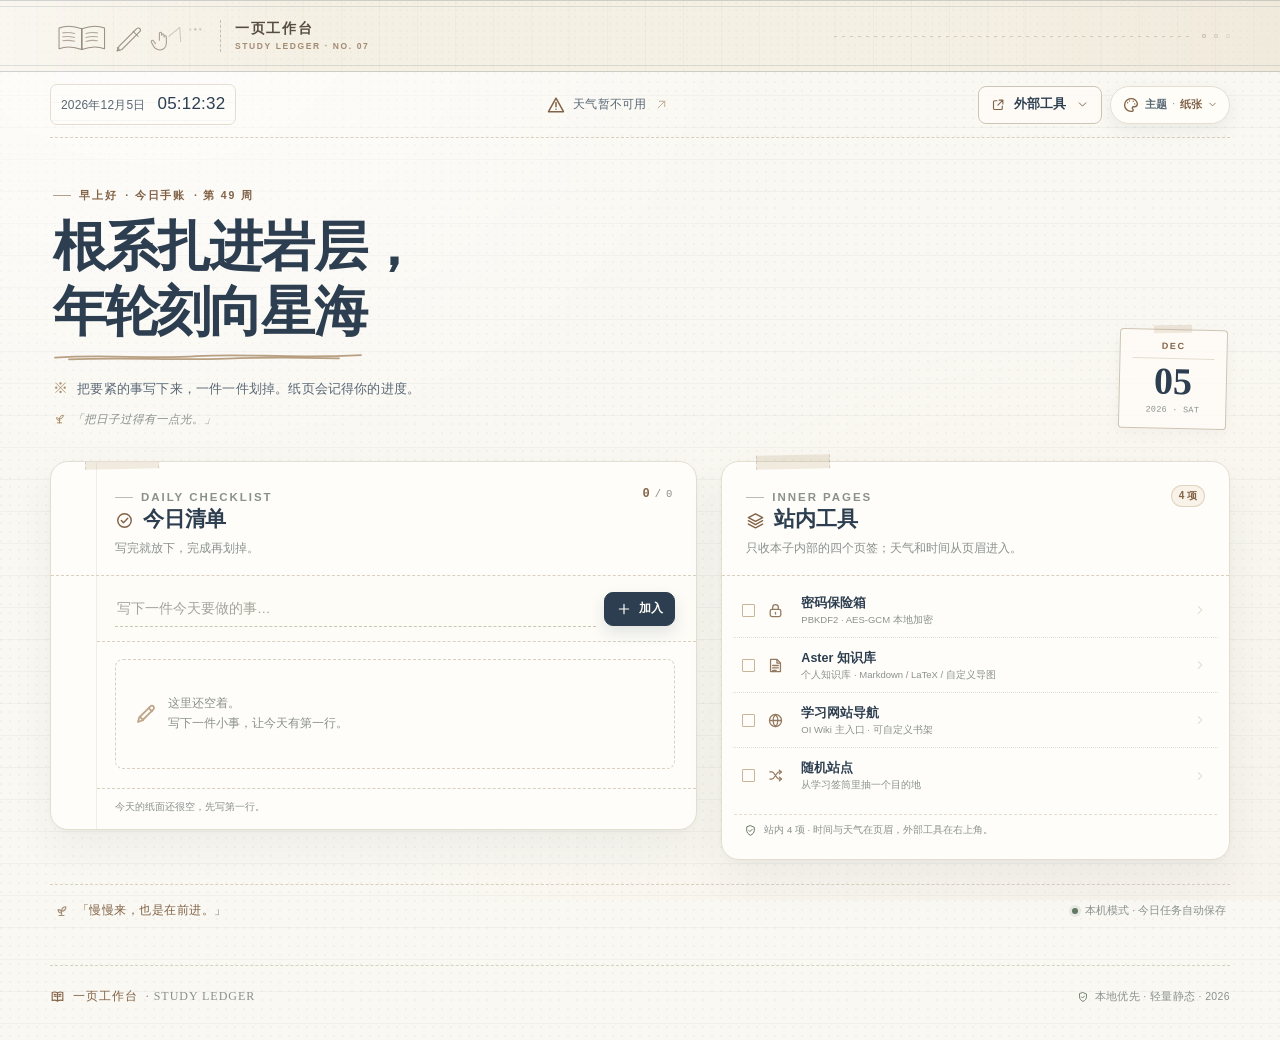
<file: index.html>
<!DOCTYPE html>
<html lang="zh-CN">
<head>
  <meta charset="utf-8">
  <meta name="viewport" content="width=device-width, initial-scale=1, viewport-fit=cover">
  <title>一页工作台 · 今日手账</title>
  <meta name="description" content="一页工作台：加密密码保险箱、Aster 个人知识库、可自定义学习网站导航、天气与时间。">
  <meta name="theme-color" content="#f5f0e4">
  <meta name="color-scheme" content="light">
  <link rel="icon" href="assets/favicon.svg" type="image/svg+xml">
  <link rel="apple-touch-icon" sizes="180x180" href="assets/icon-180.png">
  <link rel="manifest" href="manifest.json">
  <link rel="stylesheet" href="css/style.css">
  <script defer src="js/common.js"></script>
  <script defer src="js/home.js"></script>
</head>
<body>
  <a class="skip-link" href="#main">跳到主要内容</a>

  <!-- 装饰性书眉带，不是网页 Banner -->
  <div class="curtain" aria-hidden="true">
    <div class="curtain-inner">
      <div class="curtain-brand">
        <img class="curtain-art" src="assets/curtain-doodle.svg" alt="" width="190" height="56">
        <span class="curtain-wordmark">
          <strong>一页工作台</strong>
          <small>STUDY LEDGER · NO. 07</small>
        </span>
      </div>
      <div class="curtain-stitch"><i></i><i></i><i></i></div>
    </div>
  </div>

  <!-- 页眉信息栏：日期便签、天气、外部工具在同一区域 -->
  <header class="meta-bar shell" aria-label="页眉信息栏">
    <a class="meta-clock-block" href="datetime.html" aria-label="查看日期与时间详情" title="打开时间页">
      <span class="meta-date" data-clock-date>今天</span>
      <time class="meta-time" data-clock-time>--:--:--</time>
    </a>

    <a class="meta-weather" href="weather.html" data-header-weather aria-label="查看天气详情">
      <span class="meta-weather__icon">
        <svg class="icon" aria-hidden="true"><use href="assets/icons.svg#icon-cloud"></use></svg>
      </span>
      <span class="meta-weather__detail">天气读取中…</span>
      <span class="meta-weather__hint">
        <svg class="icon icon--tiny" aria-hidden="true"><use href="assets/icons.svg#icon-arrow-up-right"></use></svg>
      </span>
    </a>

    <div class="meta-tools">
      <details class="tool-index" data-menu>
        <summary>
          <svg class="icon icon--sm" aria-hidden="true"><use href="assets/icons.svg#icon-external"></use></svg>
          外部工具
          <svg class="icon icon--tiny chevron" aria-hidden="true"><use href="assets/icons.svg#icon-chevron-down"></use></svg>
        </summary>
        <nav class="tool-index__panel" aria-label="外部工具快捷入口">
          <p class="tool-index__label">EXTERNAL / 外部工具</p>
          <a class="tool-index__item" href="https://filehelper.weixin.qq.com/" target="_blank" rel="noopener noreferrer">
            <svg class="icon" aria-hidden="true"><use href="assets/icons.svg#icon-message"></use></svg>
            <span><strong>微信文件助手</strong><small>发送临时文件与文字</small></span>
          </a>
          <a class="tool-index__item" href="https://tools.liumingye.cn/music/" target="_blank" rel="noopener noreferrer">
            <svg class="icon" aria-hidden="true"><use href="assets/icons.svg#icon-music"></use></svg>
            <span><strong>歌曲下载</strong><small>第三方音乐检索 · 可用性不保证</small></span>
          </a>
          <a class="tool-index__item" href="https://www.bentopdf.com/" target="_blank" rel="noopener noreferrer">
            <svg class="icon" aria-hidden="true"><use href="assets/icons.svg#icon-file"></use></svg>
            <span><strong>文档转换</strong><small>BentoPDF · 外部处理</small></span>
          </a>
          <a class="tool-index__item" href="https://massgrave.dev/" target="_blank" rel="noopener noreferrer">
            <svg class="icon" aria-hidden="true"><use href="assets/icons.svg#icon-power"></use></svg>
            <span><strong>一键激活说明</strong><small>仅外部说明，不执行任何逻辑</small></span>
          </a>

          <div class="tool-index__mail">
            <p class="tool-index__mail-label">
              <svg class="icon icon--tiny" aria-hidden="true"><use href="assets/icons.svg#icon-mail"></use></svg>
              邮箱入口
            </p>
            <div class="tool-index__mail-links">
              <a href="https://mail.google.com/" target="_blank" rel="noopener noreferrer">Gmail</a>
              <a href="https://mail.qq.com/" target="_blank" rel="noopener noreferrer">QQ 邮箱</a>
              <a href="https://mail.163.com/" target="_blank" rel="noopener noreferrer">163 邮箱</a>
              <a href="https://outlook.live.com/mail/0/" target="_blank" rel="noopener noreferrer">Outlook</a>
            </div>
          </div>

          <a class="tool-index__all" href="external.html" aria-label="查看全部外部工具">
            查看全部外部工具
            <span aria-hidden="true">→</span>
          </a>
          <p class="tool-index__foot">外部跳转 · 可用性由第三方站点决定</p>
        </nav>
      </details>
      <div class="theme-dock-mount" id="themeDockMount"></div>
    </div>
  </header>

  <main class="shell home-main" id="main">
    <section class="home-intro" aria-labelledby="homeTitle">
      <div class="home-intro__copy">
        <p class="eyebrow">
          <span data-clock-greeting>你好</span>
          <span>· 今日手账</span>
          <span>· 第 <span id="homeWeek">--</span> 周</span>
        </p>
        <h1 id="homeTitle">先把今天写成一页，再谈远方</h1>
        <svg class="sketch-underline" viewBox="0 0 310 10" preserveAspectRatio="none" aria-hidden="true">
          <path d="M2 6.7C53 3 95 8.4 144 5.2c48-3.1 91 2.6 164-1.1"></path>
          <path d="M16 8.3c60-2.4 103 1.3 158-.7 36-1.3 70-1.1 112-.3" opacity=".45"></path>
        </svg>
        <p class="home-intro__lede">把要紧的事写下来，一件一件划掉。纸页会记得你的进度。</p>
        <p class="home-quote" id="homeQuote" aria-live="polite">
          <svg class="icon icon--tiny" aria-hidden="true"><use href="assets/icons.svg#icon-plant"></use></svg>
          <span id="homeQuoteText">今天也慢慢来，把重要的一行写下。</span>
        </p>
      </div>
      <div class="home-date-stamp" aria-hidden="true">
        <span class="home-date-stamp__month" id="homeMonth">OCT</span>
        <strong id="homeDay">21</strong>
        <small id="homeStampMeta">2026 · WED</small>
      </div>
    </section>

    <div class="home-grid">
      <section class="paper-panel paper-panel--taped task-panel" aria-labelledby="tasksTitle">
        <div class="panel-head">
          <div>
            <p class="eyebrow">DAILY CHECKLIST</p>
            <h2 id="tasksTitle">
              <svg class="icon" aria-hidden="true"><use href="assets/icons.svg#icon-check-circle"></use></svg>
              今日清单
            </h2>
            <p>写完就放下，完成再划掉。</p>
          </div>
          <div class="panel-head__aside">
            <span class="task-count" aria-label="任务完成情况"><strong id="taskDone">0</strong>/<span id="taskTotal">0</span></span>
          </div>
        </div>

        <form class="task-form" id="taskForm" autocomplete="off">
          <label class="visually-hidden" for="taskInput">添加今日任务</label>
          <input class="input task-form__input" id="taskInput" type="text" maxlength="120" placeholder="写下一件今天要做的事…" required>
          <button class="btn btn--primary" type="submit">
            <svg class="icon" aria-hidden="true"><use href="assets/icons.svg#icon-plus"></use></svg>
            <span>加入</span>
          </button>
        </form>

        <ul class="task-list" id="taskList" aria-live="polite"></ul>

        <div class="task-panel__foot">
          <span id="taskFootnote">今天的纸面还很空，先写第一行。</span>
          <button class="btn btn--link" id="clearCompleted" type="button" hidden>清空已完成</button>
        </div>
      </section>

      <aside class="paper-panel paper-panel--taped index-panel" aria-labelledby="toolsTitle">
        <div class="panel-head">
          <div>
            <p class="eyebrow">INNER PAGES</p>
            <h2 id="toolsTitle">
              <svg class="icon" aria-hidden="true"><use href="assets/icons.svg#icon-layers"></use></svg>
              站内工具
            </h2>
            <p>只收本子内部的四个页签；天气和时间从页眉进入。</p>
          </div>
          <div class="panel-head__aside">
            <span class="tag tag--brown">4 项</span>
          </div>
        </div>

        <nav class="tool-ledger" aria-label="站内工具清单">
          <a class="tool-row" href="password.html">
            <span class="tool-box" aria-hidden="true"></span>
            <span class="tool-icon"><svg class="icon" aria-hidden="true"><use href="assets/icons.svg#icon-lock"></use></svg></span>
            <span class="tool-text"><strong>密码保险箱</strong><small>PBKDF2 · AES-GCM 本地加密</small></span>
            <span class="tool-arrow" aria-hidden="true"><svg class="icon"><use href="assets/icons.svg#icon-chevron-right"></use></svg></span>
          </a>
          <a class="tool-row" href="notes.html">
            <span class="tool-box" aria-hidden="true"></span>
            <span class="tool-icon"><svg class="icon" aria-hidden="true"><use href="assets/icons.svg#icon-note"></use></svg></span>
            <span class="tool-text"><strong>Aster 知识库</strong><small>个人知识库 · Markdown / LaTeX / 自定义导图</small></span>
            <span class="tool-arrow" aria-hidden="true"><svg class="icon"><use href="assets/icons.svg#icon-chevron-right"></use></svg></span>
          </a>
          <a class="tool-row" href="resources.html">
            <span class="tool-box" aria-hidden="true"></span>
            <span class="tool-icon"><svg class="icon" aria-hidden="true"><use href="assets/icons.svg#icon-globe"></use></svg></span>
            <span class="tool-text"><strong>学习网站导航</strong><small>OI Wiki 主入口 · 可自定义书架</small></span>
            <span class="tool-arrow" aria-hidden="true"><svg class="icon"><use href="assets/icons.svg#icon-chevron-right"></use></svg></span>
          </a>
          <a class="tool-row" href="random.html">
            <span class="tool-box" aria-hidden="true"></span>
            <span class="tool-icon"><svg class="icon" aria-hidden="true"><use href="assets/icons.svg#icon-shuffle"></use></svg></span>
            <span class="tool-text"><strong>随机站点</strong><small>从学习签筒里抽一个目的地</small></span>
            <span class="tool-arrow" aria-hidden="true"><svg class="icon"><use href="assets/icons.svg#icon-chevron-right"></use></svg></span>
          </a>
        </nav>

        <p class="index-panel__foot">
          <svg class="icon" aria-hidden="true"><use href="assets/icons.svg#icon-shield"></use></svg>
          <span>站内 4 项 · 时间与天气在页眉，外部工具在右上角。</span>
        </p>
      </aside>
    </div>

    <section class="home-footnote" aria-label="工作台状态">
      <p class="home-footnote__quote">
        <svg class="icon" aria-hidden="true"><use href="assets/icons.svg#icon-plant"></use></svg>
        「慢慢来，也是在前进。」
      </p>
      <p class="home-footnote__status"><span class="status-dot" aria-hidden="true"></span> 本机模式 · 今日任务自动保存</p>
    </section>
  </main>

  <footer class="site-footer shell">
    <div class="site-footer__brand">
      <svg class="icon" aria-hidden="true"><use href="assets/icons.svg#icon-book"></use></svg>
      一页工作台 <span class="text-faint">· STUDY LEDGER</span>
    </div>
    <div class="site-footer__note">
      <svg class="icon" aria-hidden="true"><use href="assets/icons.svg#icon-shield"></use></svg>
      <span>本地优先 · 轻量静态 · <span data-current-year>2026</span></span>
    </div>
  </footer>
</body>
</html>
</file>
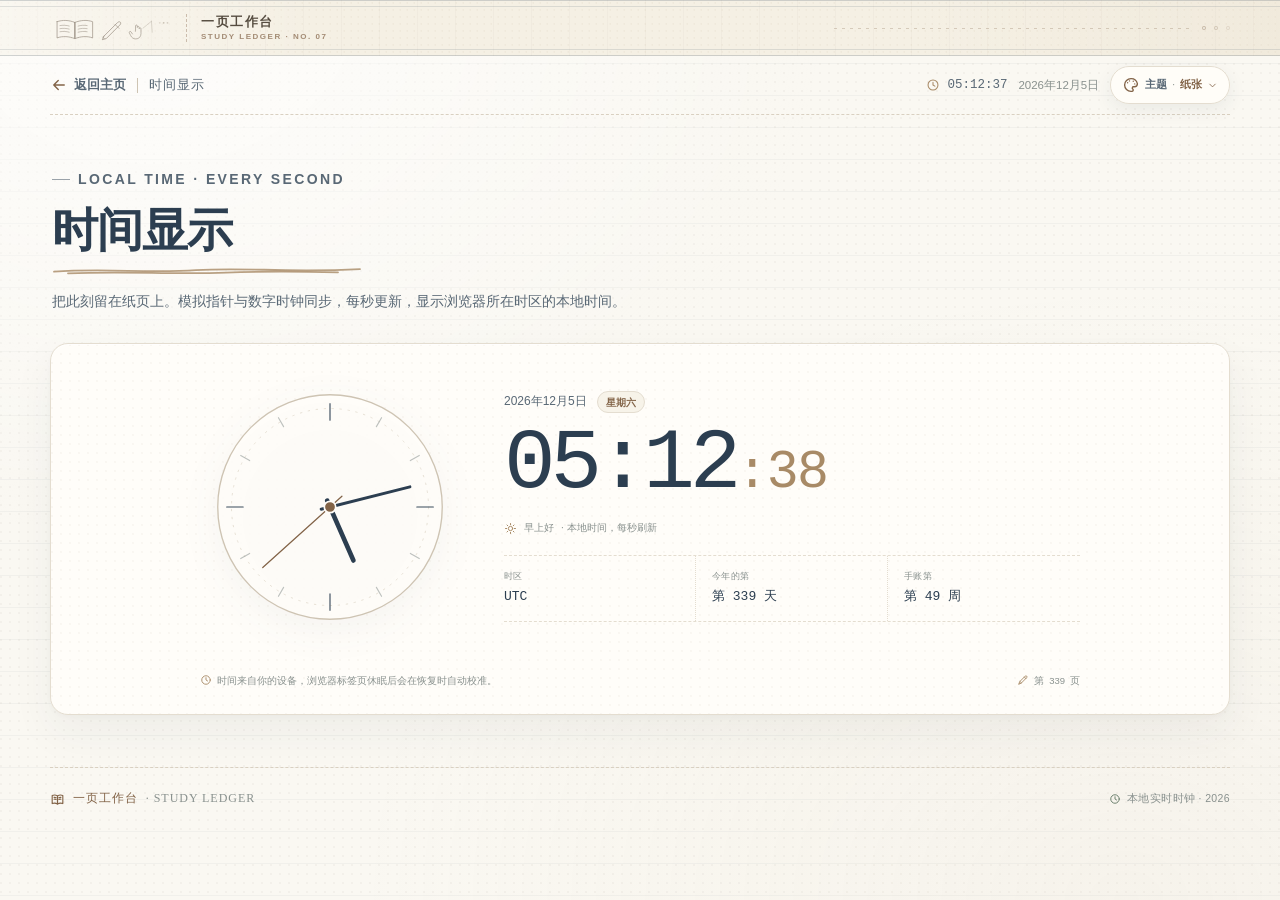
<file: datetime.html>
<!DOCTYPE html>
<html lang="zh-CN">
<head>
  <meta charset="utf-8">
  <meta name="viewport" content="width=device-width, initial-scale=1, viewport-fit=cover">
  <title>时间显示 · 一页工作台</title>
  <meta name="description" content="当前日期、星期、实时时钟与手账周数，每秒刷新。">
  <meta name="theme-color" content="#f5f0e4">
  <meta name="color-scheme" content="light">
  <link rel="icon" href="assets/favicon.svg" type="image/svg+xml">
  <link rel="apple-touch-icon" sizes="180x180" href="assets/icon-180.png">
  <link rel="manifest" href="manifest.json">
  <link rel="stylesheet" href="css/style.css">
  <script defer src="js/common.js"></script>
  <script defer src="js/datetime.js"></script>
</head>
<body>
  <a class="skip-link" href="#main">跳到主要内容</a>

  <div class="curtain curtain--compact" aria-hidden="true">
    <div class="curtain-inner">
      <div class="curtain-brand">
        <img class="curtain-art" src="assets/curtain-doodle.svg" alt="" width="190" height="56">
        <span class="curtain-wordmark">
          <strong>一页工作台</strong>
          <small>STUDY LEDGER · NO. 07</small>
        </span>
      </div>
      <div class="curtain-stitch"><i></i><i></i><i></i></div>
    </div>
  </div>

  <header class="page-meta shell" aria-label="页眉信息栏">
    <a class="back-link" href="index.html">
      <svg class="icon" aria-hidden="true"><use href="assets/icons.svg#icon-arrow-left"></use></svg>
      返回主页
    </a>
    <span class="meta-divider" aria-hidden="true"></span>
    <span class="meta-page-title">时间显示</span>
    <span class="meta-spacer"></span>
    <span class="meta-clock-inline">
      <svg class="icon" aria-hidden="true"><use href="assets/icons.svg#icon-clock"></use></svg>
      <time data-clock-time>--:--:--</time>
    </span>
    <span class="meta-mini-date" data-clock-date>今天</span>
  </header>

  <main class="shell page-main" id="main">
    <header class="page-heading">
      <p class="eyebrow">LOCAL TIME · EVERY SECOND</p>
      <h1>时间显示</h1>
      <svg class="sketch-underline" viewBox="0 0 310 10" preserveAspectRatio="none" aria-hidden="true">
        <path d="M2 6.7C53 3 95 8.4 144 5.2c48-3.1 91 2.6 164-1.1"></path>
        <path d="M16 8.3c60-2.4 103 1.3 158-.7 36-1.3 70-1.1 112-.3" opacity=".45"></path>
      </svg>
      <p>把此刻留在纸页上。模拟指针与数字时钟同步，每秒更新，显示浏览器所在时区的本地时间。</p>
    </header>

    <section class="paper-panel clock-panel" aria-label="当前时间">
      <div class="clock-layout">
        <div class="analog-clock-wrap">
          <svg class="analog-clock" viewBox="0 0 220 220" role="img" aria-label="模拟时钟">
            <circle class="analog-clock__face" cx="110" cy="110" r="98"></circle>
            <circle class="analog-clock__inner" cx="110" cy="110" r="86"></circle>
            <g aria-hidden="true">
              <line class="analog-clock__tick analog-clock__tick--major" x1="110" y1="20" x2="110" y2="34" transform="rotate(0 110 110)"></line>
              <line class="analog-clock__tick" x1="110" y1="20" x2="110" y2="29" transform="rotate(30 110 110)"></line>
              <line class="analog-clock__tick" x1="110" y1="20" x2="110" y2="29" transform="rotate(60 110 110)"></line>
              <line class="analog-clock__tick analog-clock__tick--major" x1="110" y1="20" x2="110" y2="34" transform="rotate(90 110 110)"></line>
              <line class="analog-clock__tick" x1="110" y1="20" x2="110" y2="29" transform="rotate(120 110 110)"></line>
              <line class="analog-clock__tick" x1="110" y1="20" x2="110" y2="29" transform="rotate(150 110 110)"></line>
              <line class="analog-clock__tick analog-clock__tick--major" x1="110" y1="20" x2="110" y2="34" transform="rotate(180 110 110)"></line>
              <line class="analog-clock__tick" x1="110" y1="20" x2="110" y2="29" transform="rotate(210 110 110)"></line>
              <line class="analog-clock__tick" x1="110" y1="20" x2="110" y2="29" transform="rotate(240 110 110)"></line>
              <line class="analog-clock__tick analog-clock__tick--major" x1="110" y1="20" x2="110" y2="34" transform="rotate(270 110 110)"></line>
              <line class="analog-clock__tick" x1="110" y1="20" x2="110" y2="29" transform="rotate(300 110 110)"></line>
              <line class="analog-clock__tick" x1="110" y1="20" x2="110" y2="29" transform="rotate(330 110 110)"></line>
            </g>
            <line class="analog-clock__hand analog-clock__hand--hour" id="hourHand" x1="110" y1="116" x2="110" y2="59"></line>
            <line class="analog-clock__hand analog-clock__hand--minute" id="minuteHand" x1="110" y1="118" x2="110" y2="38"></line>
            <line class="analog-clock__hand analog-clock__hand--second" id="secondHand" x1="110" y1="124" x2="110" y2="31"></line>
            <circle class="analog-clock__pin" cx="110" cy="110" r="5"></circle>
          </svg>
        </div>

        <div class="clock-readout">
          <div class="clock-readout__date">
            <span id="clockDate" data-clock-date>今天</span>
            <span class="clock-readout__weekday" id="clockWeekday" data-clock-weekday>星期—</span>
          </div>
          <div class="clock-time" aria-label="当前时间">
            <span id="clockHoursMinutes">--:--</span><span class="seconds" id="clockSeconds">:--</span>
          </div>
          <p class="clock-caption">
            <svg class="icon" aria-hidden="true"><use href="assets/icons.svg#icon-sun"></use></svg>
            <span data-clock-greeting>你好</span> · 本地时间，每秒刷新
          </p>

          <dl class="clock-facts">
            <div class="clock-fact">
              <dt>时区</dt>
              <dd id="clockTimezone">本地</dd>
            </div>
            <div class="clock-fact">
              <dt>今年的第</dt>
              <dd id="clockDayOfYear">-- 天</dd>
            </div>
            <div class="clock-fact">
              <dt>手账第</dt>
              <dd id="clockWeekOfYear">-- 周</dd>
            </div>
          </dl>
        </div>
      </div>

      <div class="clock-panel__foot">
        <span>
          <svg class="icon" aria-hidden="true"><use href="assets/icons.svg#icon-clock"></use></svg>
          时间来自你的设备，浏览器标签页休眠后会在恢复时自动校准。
        </span>
        <span>
          <svg class="icon" aria-hidden="true"><use href="assets/icons.svg#icon-pen"></use></svg>
          第 <span id="clockPageNumber">--</span> 页
        </span>
      </div>
    </section>
  </main>

  <footer class="site-footer shell">
    <div class="site-footer__brand">
      <svg class="icon" aria-hidden="true"><use href="assets/icons.svg#icon-book"></use></svg>
      一页工作台 <span class="text-faint">· STUDY LEDGER</span>
    </div>
    <div class="site-footer__note">
      <svg class="icon" aria-hidden="true"><use href="assets/icons.svg#icon-clock"></use></svg>
      <span>本地实时时钟 · <span data-current-year>2026</span></span>
    </div>
  </footer>
</body>
</html>
</file>
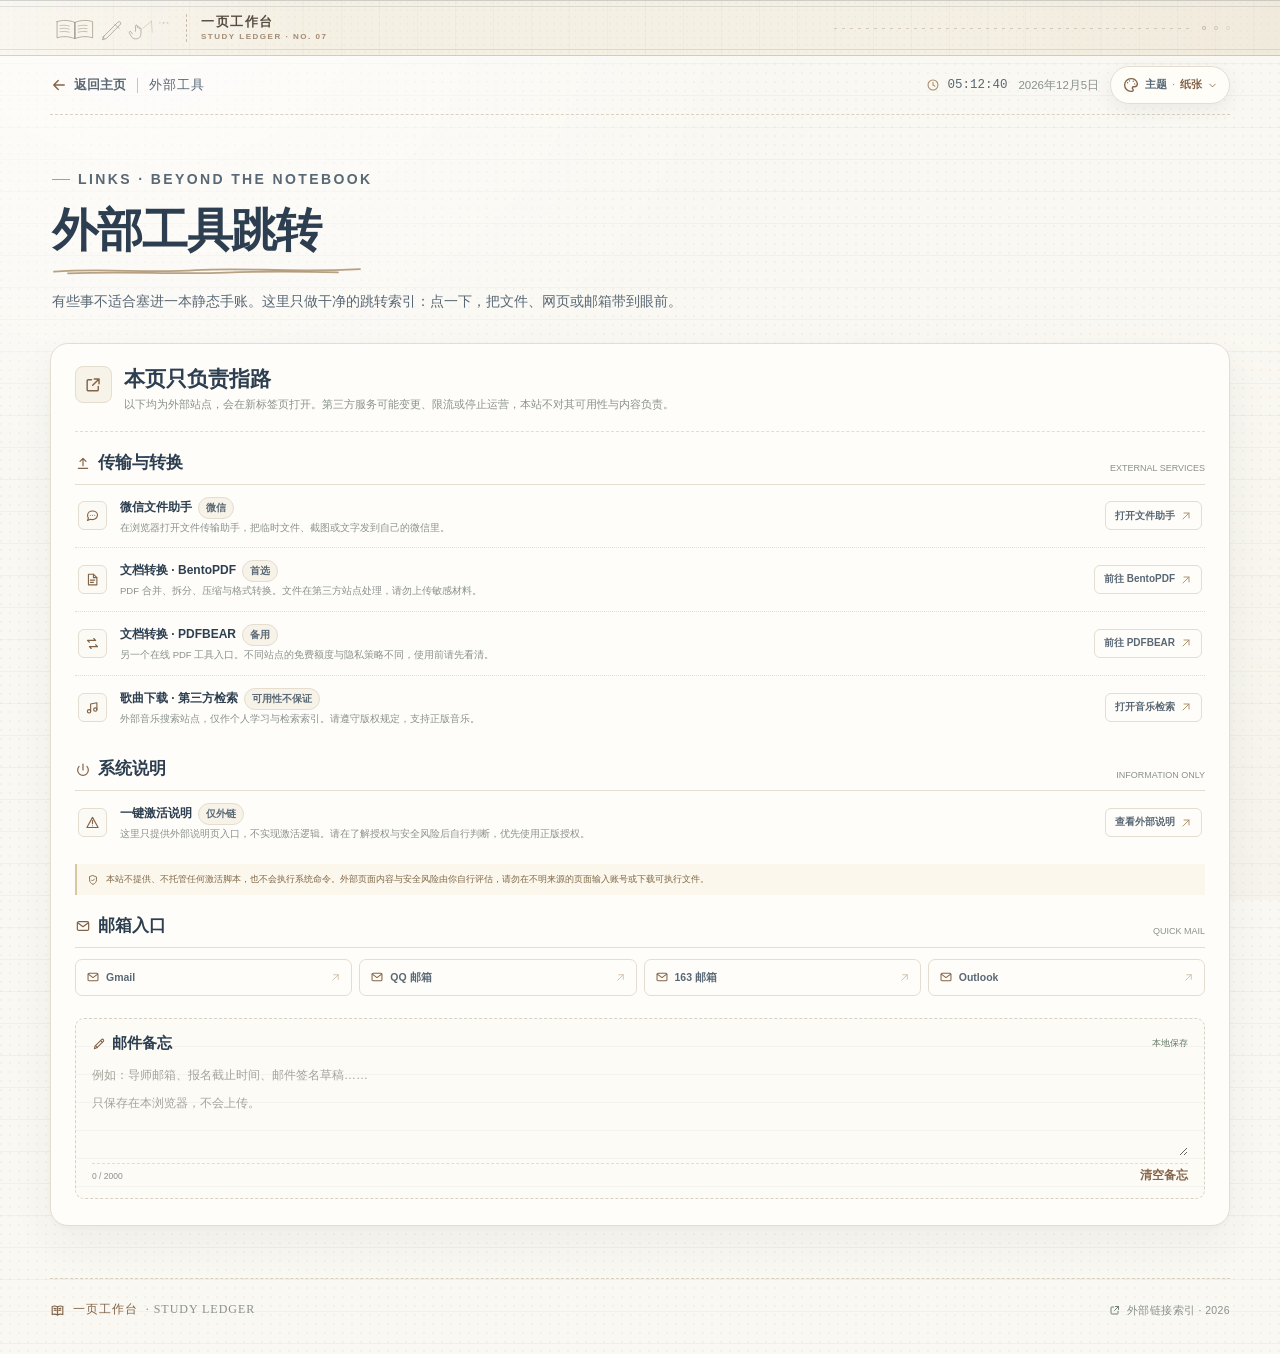
<file: external.html>
<!DOCTYPE html>
<html lang="zh-CN">
<head>
  <meta charset="utf-8">
  <meta name="viewport" content="width=device-width, initial-scale=1, viewport-fit=cover">
  <title>外部工具跳转 · 一页工作台</title>
  <meta name="description" content="微信文件助手、文档转换、歌曲检索、一键激活说明与常用邮箱入口合集，附本地邮箱备忘。">
  <meta name="theme-color" content="#f5f0e4">
  <meta name="color-scheme" content="light">
  <link rel="icon" href="assets/favicon.svg" type="image/svg+xml">
  <link rel="apple-touch-icon" sizes="180x180" href="assets/icon-180.png">
  <link rel="manifest" href="manifest.json">
  <link rel="stylesheet" href="css/style.css">
  <script defer src="js/common.js"></script>
  <script defer src="js/external.js"></script>
</head>
<body>
  <a class="skip-link" href="#main">跳到主要内容</a>

  <div class="curtain curtain--compact" aria-hidden="true">
    <div class="curtain-inner">
      <div class="curtain-brand">
        <img class="curtain-art" src="assets/curtain-doodle.svg" alt="" width="190" height="56">
        <span class="curtain-wordmark">
          <strong>一页工作台</strong>
          <small>STUDY LEDGER · NO. 07</small>
        </span>
      </div>
      <div class="curtain-stitch"><i></i><i></i><i></i></div>
    </div>
  </div>

  <header class="page-meta shell" aria-label="页眉信息栏">
    <a class="back-link" href="index.html">
      <svg class="icon" aria-hidden="true"><use href="assets/icons.svg#icon-arrow-left"></use></svg>
      返回主页
    </a>
    <span class="meta-divider" aria-hidden="true"></span>
    <span class="meta-page-title">外部工具</span>
    <span class="meta-spacer"></span>
    <span class="meta-clock-inline">
      <svg class="icon" aria-hidden="true"><use href="assets/icons.svg#icon-clock"></use></svg>
      <time data-clock-time>--:--:--</time>
    </span>
    <span class="meta-mini-date" data-clock-date>今天</span>
  </header>

  <main class="shell page-main" id="main">
    <header class="page-heading">
      <p class="eyebrow">LINKS · BEYOND THE NOTEBOOK</p>
      <h1>外部工具跳转</h1>
      <svg class="sketch-underline" viewBox="0 0 310 10" preserveAspectRatio="none" aria-hidden="true">
        <path d="M2 6.7C53 3 95 8.4 144 5.2c48-3.1 91 2.6 164-1.1"></path>
        <path d="M16 8.3c60-2.4 103 1.3 158-.7 36-1.3 70-1.1 112-.3" opacity=".45"></path>
      </svg>
      <p>有些事不适合塞进一本静态手账。这里只做干净的跳转索引：点一下，把文件、网页或邮箱带到眼前。</p>
    </header>

    <section class="paper-panel external-panel" aria-labelledby="externalTitle">
      <div class="external-intro">
        <span class="external-intro__icon" aria-hidden="true">
          <svg class="icon"><use href="assets/icons.svg#icon-external"></use></svg>
        </span>
        <div>
          <h2 id="externalTitle">本页只负责指路</h2>
          <p>以下均为外部站点，会在新标签页打开。第三方服务可能变更、限流或停止运营，本站不对其可用性与内容负责。</p>
        </div>
      </div>

      <section class="external-group" aria-labelledby="transferTitle">
        <div class="external-group__head">
          <h3 id="transferTitle">
            <svg class="icon" aria-hidden="true"><use href="assets/icons.svg#icon-upload"></use></svg>
            传输与转换
          </h3>
          <span>EXTERNAL SERVICES</span>
        </div>
        <div class="external-rows">
          <div class="external-row">
            <span class="external-row__icon" aria-hidden="true">
              <svg class="icon"><use href="assets/icons.svg#icon-message"></use></svg>
            </span>
            <div class="external-row__text">
              <strong>微信文件助手 <span class="tag">微信</span></strong>
              <p>在浏览器打开文件传输助手，把临时文件、截图或文字发到自己的微信里。</p>
            </div>
            <a class="external-row__link" href="https://filehelper.weixin.qq.com/" target="_blank" rel="noopener noreferrer">
              打开文件助手
              <svg class="icon" aria-hidden="true"><use href="assets/icons.svg#icon-arrow-up-right"></use></svg>
            </a>
          </div>

          <div class="external-row">
            <span class="external-row__icon" aria-hidden="true">
              <svg class="icon"><use href="assets/icons.svg#icon-file"></use></svg>
            </span>
            <div class="external-row__text">
              <strong>文档转换 · BentoPDF <span class="tag">首选</span></strong>
              <p>PDF 合并、拆分、压缩与格式转换。文件在第三方站点处理，请勿上传敏感材料。</p>
            </div>
            <a class="external-row__link" href="https://www.bentopdf.com/" target="_blank" rel="noopener noreferrer">
              前往 BentoPDF
              <svg class="icon" aria-hidden="true"><use href="assets/icons.svg#icon-arrow-up-right"></use></svg>
            </a>
          </div>

          <div class="external-row">
            <span class="external-row__icon" aria-hidden="true">
              <svg class="icon"><use href="assets/icons.svg#icon-convert"></use></svg>
            </span>
            <div class="external-row__text">
              <strong>文档转换 · PDFBEAR <span class="tag">备用</span></strong>
              <p>另一个在线 PDF 工具入口。不同站点的免费额度与隐私策略不同，使用前请先看清。</p>
            </div>
            <a class="external-row__link" href="https://pdfbear.com/" target="_blank" rel="noopener noreferrer">
              前往 PDFBEAR
              <svg class="icon" aria-hidden="true"><use href="assets/icons.svg#icon-arrow-up-right"></use></svg>
            </a>
          </div>

          <div class="external-row">
            <span class="external-row__icon" aria-hidden="true">
              <svg class="icon"><use href="assets/icons.svg#icon-music"></use></svg>
            </span>
            <div class="external-row__text">
              <strong>歌曲下载 · 第三方检索 <span class="tag">可用性不保证</span></strong>
              <p>外部音乐搜索站点，仅作个人学习与检索索引。请遵守版权规定，支持正版音乐。</p>
            </div>
            <a class="external-row__link" href="https://tools.liumingye.cn/music/" target="_blank" rel="noopener noreferrer">
              打开音乐检索
              <svg class="icon" aria-hidden="true"><use href="assets/icons.svg#icon-arrow-up-right"></use></svg>
            </a>
          </div>
        </div>
      </section>

      <section class="external-group" aria-labelledby="systemTitle">
        <div class="external-group__head">
          <h3 id="systemTitle">
            <svg class="icon" aria-hidden="true"><use href="assets/icons.svg#icon-power"></use></svg>
            系统说明
          </h3>
          <span>INFORMATION ONLY</span>
        </div>
        <div class="external-rows">
          <div class="external-row">
            <span class="external-row__icon" aria-hidden="true">
              <svg class="icon"><use href="assets/icons.svg#icon-alert"></use></svg>
            </span>
            <div class="external-row__text">
              <strong>一键激活说明 <span class="tag">仅外链</span></strong>
              <p>这里只提供外部说明页入口，不实现激活逻辑。请在了解授权与安全风险后自行判断，优先使用正版授权。</p>
            </div>
            <a class="external-row__link" href="https://massgrave.dev/" target="_blank" rel="noopener noreferrer">
              查看外部说明
              <svg class="icon" aria-hidden="true"><use href="assets/icons.svg#icon-arrow-up-right"></use></svg>
            </a>
          </div>
        </div>
        <p class="external-warning">
          <svg class="icon" aria-hidden="true"><use href="assets/icons.svg#icon-shield"></use></svg>
          本站不提供、不托管任何激活脚本，也不会执行系统命令。外部页面内容与安全风险由你自行评估，请勿在不明来源的页面输入账号或下载可执行文件。
        </p>
      </section>

      <section class="external-group" aria-labelledby="emailTitle">
        <div class="external-group__head">
          <h3 id="emailTitle">
            <svg class="icon" aria-hidden="true"><use href="assets/icons.svg#icon-mail"></use></svg>
            邮箱入口
          </h3>
          <span>QUICK MAIL</span>
        </div>

        <div class="external-email-grid">
          <a class="email-shortcut" href="https://mail.google.com/" target="_blank" rel="noopener noreferrer">
            <span><svg class="icon" aria-hidden="true"><use href="assets/icons.svg#icon-mail"></use></svg> Gmail</span>
            <svg class="icon" aria-hidden="true"><use href="assets/icons.svg#icon-arrow-up-right"></use></svg>
          </a>
          <a class="email-shortcut" href="https://mail.qq.com/" target="_blank" rel="noopener noreferrer">
            <span><svg class="icon" aria-hidden="true"><use href="assets/icons.svg#icon-mail"></use></svg> QQ 邮箱</span>
            <svg class="icon" aria-hidden="true"><use href="assets/icons.svg#icon-arrow-up-right"></use></svg>
          </a>
          <a class="email-shortcut" href="https://mail.163.com/" target="_blank" rel="noopener noreferrer">
            <span><svg class="icon" aria-hidden="true"><use href="assets/icons.svg#icon-mail"></use></svg> 163 邮箱</span>
            <svg class="icon" aria-hidden="true"><use href="assets/icons.svg#icon-arrow-up-right"></use></svg>
          </a>
          <a class="email-shortcut" href="https://outlook.live.com/mail/0/" target="_blank" rel="noopener noreferrer">
            <span><svg class="icon" aria-hidden="true"><use href="assets/icons.svg#icon-mail"></use></svg> Outlook</span>
            <svg class="icon" aria-hidden="true"><use href="assets/icons.svg#icon-arrow-up-right"></use></svg>
          </a>
        </div>

        <div class="external-memo">
          <div class="external-memo__head">
            <h3>
              <svg class="icon" aria-hidden="true"><use href="assets/icons.svg#icon-pen"></use></svg>
              邮件备忘
            </h3>
            <span class="memo-save-status" id="memoStatus" aria-live="polite">本地保存</span>
          </div>
          <label class="visually-hidden" for="emailMemo">邮件相关本地备注</label>
          <textarea id="emailMemo" maxlength="2000" placeholder="例如：导师邮箱、报名截止时间、邮件签名草稿……&#10;只保存在本浏览器，不会上传。"></textarea>
          <div class="external-memo__foot">
            <span id="memoCount">0 / 2000</span>
            <button class="btn btn--link" id="clearMemoBtn" type="button">清空备忘</button>
          </div>
        </div>
      </section>
    </section>
  </main>

  <footer class="site-footer shell">
    <div class="site-footer__brand">
      <svg class="icon" aria-hidden="true"><use href="assets/icons.svg#icon-book"></use></svg>
      一页工作台 <span class="text-faint">· STUDY LEDGER</span>
    </div>
    <div class="site-footer__note">
      <svg class="icon" aria-hidden="true"><use href="assets/icons.svg#icon-external"></use></svg>
      <span>外部链接索引 · <span data-current-year>2026</span></span>
    </div>
  </footer>
</body>
</html>
</file>
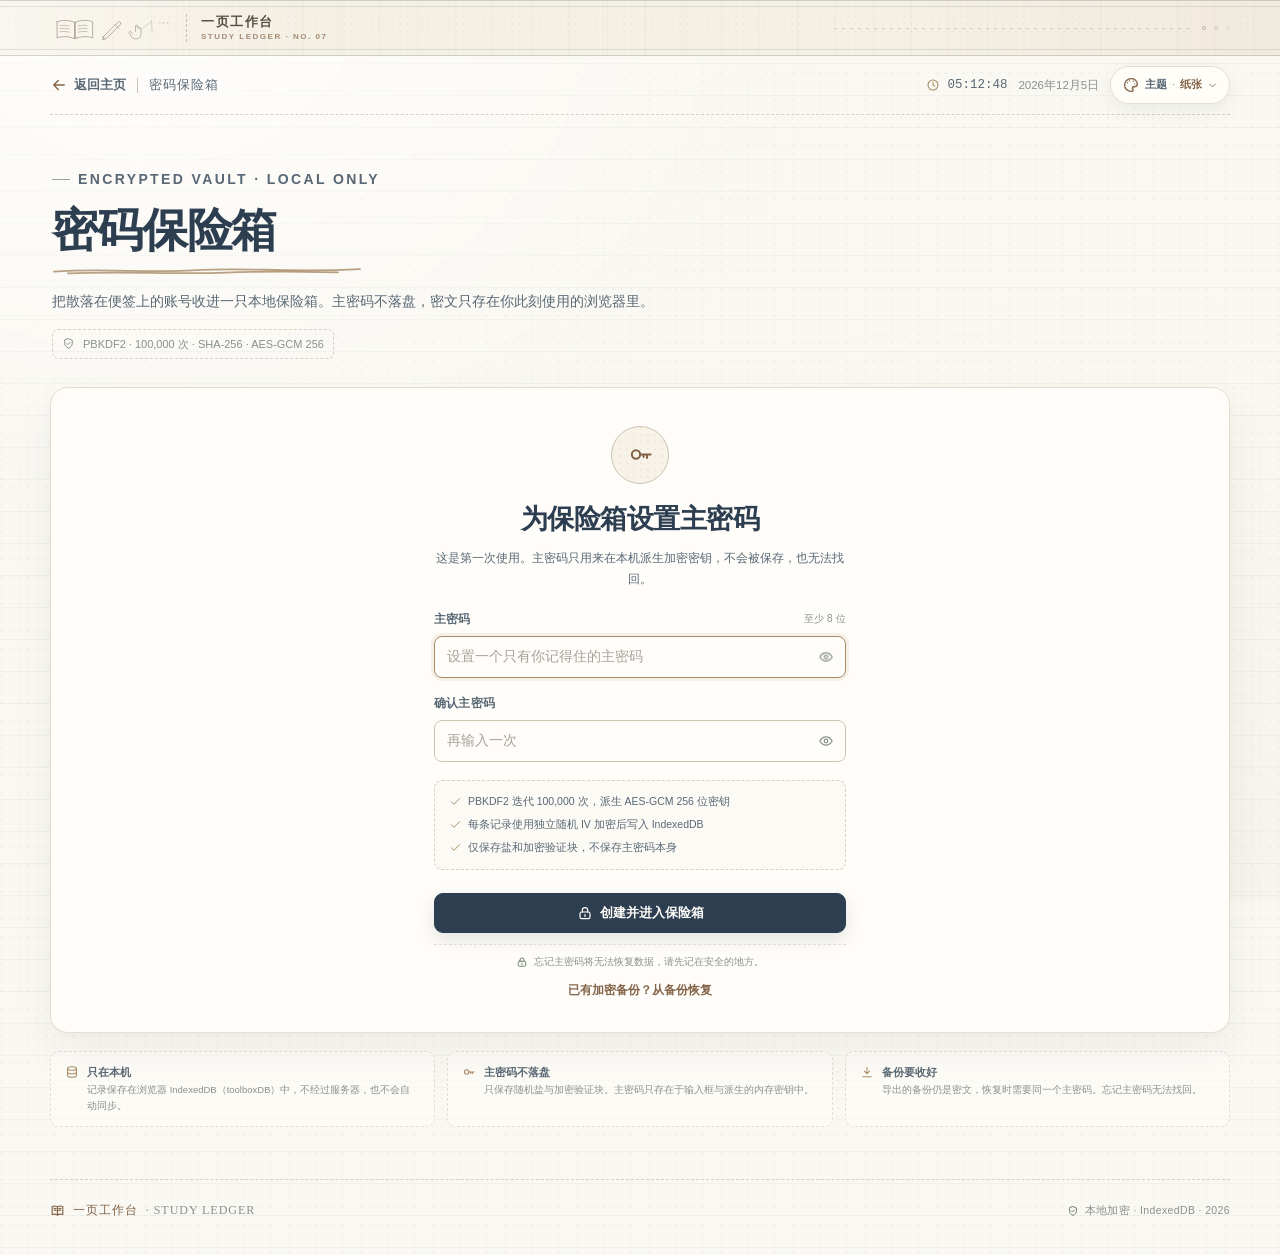
<file: password.html>
<!DOCTYPE html>
<html lang="zh-CN">
<head>
  <meta charset="utf-8">
  <meta name="viewport" content="width=device-width, initial-scale=1, viewport-fit=cover">
  <title>密码保险箱 · 一页工作台</title>
  <meta name="description" content="使用 PBKDF2 与 AES-GCM 的本地加密密码保险箱，数据仅保存在浏览器 IndexedDB。">
  <meta name="theme-color" content="#f5f0e4">
  <meta name="color-scheme" content="light">
  <link rel="icon" href="assets/favicon.svg" type="image/svg+xml">
  <link rel="apple-touch-icon" sizes="180x180" href="assets/icon-180.png">
  <link rel="manifest" href="manifest.json">
  <link rel="stylesheet" href="css/style.css">
  <script defer src="js/common.js"></script>
  <script defer src="js/password.js"></script>
</head>
<body>
  <a class="skip-link" href="#main">跳到主要内容</a>

  <div class="curtain curtain--compact" aria-hidden="true">
    <div class="curtain-inner">
      <div class="curtain-brand">
        <img class="curtain-art" src="assets/curtain-doodle.svg" alt="" width="190" height="56">
        <span class="curtain-wordmark">
          <strong>一页工作台</strong>
          <small>STUDY LEDGER · NO. 07</small>
        </span>
      </div>
      <div class="curtain-stitch"><i></i><i></i><i></i></div>
    </div>
  </div>

  <header class="page-meta shell" aria-label="页眉信息栏">
    <a class="back-link" href="index.html">
      <svg class="icon" aria-hidden="true"><use href="assets/icons.svg#icon-arrow-left"></use></svg>
      返回主页
    </a>
    <span class="meta-divider" aria-hidden="true"></span>
    <span class="meta-page-title">密码保险箱</span>
    <span class="meta-spacer"></span>
    <span class="meta-clock-inline">
      <svg class="icon" aria-hidden="true"><use href="assets/icons.svg#icon-clock"></use></svg>
      <time data-clock-time>--:--:--</time>
    </span>
    <span class="meta-mini-date" data-clock-date>今天</span>
  </header>

  <main class="shell page-main" id="main">
    <header class="page-heading">
      <p class="eyebrow">ENCRYPTED VAULT · LOCAL ONLY</p>
      <h1>密码保险箱</h1>
      <svg class="sketch-underline" viewBox="0 0 310 10" preserveAspectRatio="none" aria-hidden="true">
        <path d="M2 6.7C53 3 95 8.4 144 5.2c48-3.1 91 2.6 164-1.1"></path>
        <path d="M16 8.3c60-2.4 103 1.3 158-.7 36-1.3 70-1.1 112-.3" opacity=".45"></path>
      </svg>
      <p>把散落在便签上的账号收进一只本地保险箱。主密码不落盘，密文只存在你此刻使用的浏览器里。</p>
      <span class="heading-note">
        <svg class="icon icon--tiny" aria-hidden="true"><use href="assets/icons.svg#icon-shield"></use></svg>
        PBKDF2 · 100,000 次 · SHA-256 · AES-GCM 256
      </span>
    </header>

    <section class="paper-panel vault-panel" aria-label="密码保险箱">
      <div class="notice notice--warn vault-crypto-warning" id="cryptoWarning" hidden>
        <svg class="icon" aria-hidden="true"><use href="assets/icons.svg#icon-alert"></use></svg>
        <span><strong>当前环境无法使用 Web Crypto。</strong> 请通过 <code>http://localhost:8000</code> 或 HTTPS 打开本站；直接双击 HTML 文件的 <code>file://</code> 方式不能加密。</span>
      </div>

      <div class="loading-block" id="vaultLoading">
        <span class="spinner" aria-hidden="true"></span>
        正在检查本地保险箱…
      </div>

      <div class="vault-gate" id="vaultUnsupported" hidden>
        <span class="vault-gate__mark">
          <svg class="icon" aria-hidden="true"><use href="assets/icons.svg#icon-alert"></use></svg>
        </span>
        <h2>这里需要安全上下文</h2>
        <p class="vault-gate__intro">Web Crypto 只会在 localhost 或 HTTPS 页面中启用。请使用项目自带的方式启动本地服务器，再访问此页。</p>
        <div class="notice notice--security">
          <svg class="icon" aria-hidden="true"><use href="assets/icons.svg#icon-database"></use></svg>
          <span>示例：在项目目录运行 <code>python -m http.server 8000</code>，然后打开 <code>http://localhost:8000/password.html</code>。</span>
        </div>
        <a class="btn btn--outline" href="index.html">先返回主页</a>
      </div>

      <!-- 第一次使用：设置主密码 -->
      <div class="vault-gate" id="vaultSetup" hidden>
        <span class="vault-gate__mark">
          <svg class="icon" aria-hidden="true"><use href="assets/icons.svg#icon-key"></use></svg>
        </span>
        <h2>为保险箱设置主密码</h2>
        <p class="vault-gate__intro">这是第一次使用。主密码只用来在本机派生加密密钥，不会被保存，也无法找回。</p>

        <form id="setupForm" class="vault-form" autocomplete="on">
          <div class="field">
            <label for="setupPassword">主密码 <span class="field-label__hint">至少 8 位</span></label>
            <div class="input-wrap">
              <input class="input" id="setupPassword" name="new-password" type="password" minlength="8" maxlength="256" autocomplete="new-password" placeholder="设置一个只有你记得住的主密码" required>
              <button class="input-wrap__button" type="button" data-toggle-password data-target="#setupPassword" aria-label="显示主密码" aria-pressed="false">
                <svg class="icon" aria-hidden="true"><use href="assets/icons.svg#icon-eye"></use></svg>
              </button>
            </div>
          </div>
          <div class="field">
            <label for="setupConfirm">确认主密码</label>
            <div class="input-wrap">
              <input class="input" id="setupConfirm" type="password" minlength="8" maxlength="256" autocomplete="new-password" placeholder="再输入一次" required>
              <button class="input-wrap__button" type="button" data-toggle-password data-target="#setupConfirm" aria-label="显示确认密码" aria-pressed="false">
                <svg class="icon" aria-hidden="true"><use href="assets/icons.svg#icon-eye"></use></svg>
              </button>
            </div>
          </div>
          <p class="form-error" id="setupError" hidden>
            <svg class="icon" aria-hidden="true"><use href="assets/icons.svg#icon-alert"></use></svg>
            <span></span>
          </p>
          <div class="vault-setup-checklist">
            <span><svg class="icon" aria-hidden="true"><use href="assets/icons.svg#icon-check"></use></svg> PBKDF2 迭代 100,000 次，派生 AES-GCM 256 位密钥</span>
            <span><svg class="icon" aria-hidden="true"><use href="assets/icons.svg#icon-check"></use></svg> 每条记录使用独立随机 IV 加密后写入 IndexedDB</span>
            <span><svg class="icon" aria-hidden="true"><use href="assets/icons.svg#icon-check"></use></svg> 仅保存盐和加密验证块，不保存主密码本身</span>
          </div>
          <button class="btn btn--primary" id="setupSubmit" type="submit">
            <svg class="icon" aria-hidden="true"><use href="assets/icons.svg#icon-lock"></use></svg>
            创建并进入保险箱
          </button>
        </form>

        <div class="vault-gate__meta">
          <svg class="icon" aria-hidden="true"><use href="assets/icons.svg#icon-lock"></use></svg>
          忘记主密码将无法恢复数据，请先记在安全的地方。
        </div>
        <div class="vault-gate__switch">
          <button class="btn btn--link" type="button" id="setupImportBtn">已有加密备份？从备份恢复</button>
        </div>
      </div>

      <!-- 刷新后：输入主密码解锁 -->
      <div class="vault-gate" id="vaultLock" hidden>
        <span class="vault-gate__mark">
          <svg class="icon" aria-hidden="true"><use href="assets/icons.svg#icon-lock"></use></svg>
        </span>
        <h2>保险箱已上锁</h2>
        <p class="vault-gate__intro">输入主密码解锁。离开页面、刷新页面或 5 分钟无操作后，密钥会从内存中清除。</p>

        <form id="unlockForm" class="vault-form" autocomplete="on">
          <div class="field">
            <label for="unlockPassword">主密码</label>
            <div class="input-wrap">
              <input class="input" id="unlockPassword" type="password" maxlength="256" autocomplete="current-password" placeholder="输入主密码" required>
              <button class="input-wrap__button" type="button" data-toggle-password data-target="#unlockPassword" aria-label="显示主密码" aria-pressed="false">
                <svg class="icon" aria-hidden="true"><use href="assets/icons.svg#icon-eye"></use></svg>
              </button>
            </div>
          </div>
          <p class="form-error" id="unlockError" hidden>
            <svg class="icon" aria-hidden="true"><use href="assets/icons.svg#icon-alert"></use></svg>
            <span></span>
          </p>
          <button class="btn btn--primary" id="unlockSubmit" type="submit">
            <svg class="icon" aria-hidden="true"><use href="assets/icons.svg#icon-unlock"></use></svg>
            解锁保险箱
          </button>
        </form>

        <div class="vault-gate__meta">
          <svg class="icon" aria-hidden="true"><use href="assets/icons.svg#icon-clock"></use></svg>
          5 分钟无操作自动锁定 · 刷新后密钥不会保留
        </div>
        <div class="vault-gate__switch">
          <button class="btn btn--link" type="button" id="unlockImportBtn">从加密备份恢复</button>
        </div>
      </div>

      <!-- 解锁后的保险箱 -->
      <div id="vaultUnlocked" hidden>
        <div class="vault-toolbar">
          <div class="vault-toolbar__state">
            <span class="unlocked-pill">
              <svg class="icon" aria-hidden="true"><use href="assets/icons.svg#icon-unlock"></use></svg>
              已解锁
            </span>
            <span class="autolock-timer">
              <svg class="icon" aria-hidden="true"><use href="assets/icons.svg#icon-clock"></use></svg>
              <span id="autoLockCountdown">05:00</span> 后自动锁定
            </span>
            <span class="tag tag--brown" id="vaultRecordCount">0 条记录</span>
          </div>
          <div class="vault-toolbar__actions">
            <button class="btn btn--small" id="exportVaultBtn" type="button">
              <svg class="icon" aria-hidden="true"><use href="assets/icons.svg#icon-download"></use></svg>
              导出备份
            </button>
            <button class="btn btn--small" id="importVaultBtn" type="button">
              <svg class="icon" aria-hidden="true"><use href="assets/icons.svg#icon-upload"></use></svg>
              导入备份
            </button>
            <button class="btn btn--small" id="lockNowBtn" type="button">
              <svg class="icon" aria-hidden="true"><use href="assets/icons.svg#icon-lock"></use></svg>
              立即锁定
            </button>
          </div>
        </div>

        <div class="vault-content">
          <div class="vault-main">
            <div class="vault-search-row">
              <div class="vault-search">
                <svg class="icon" aria-hidden="true"><use href="assets/icons.svg#icon-search"></use></svg>
                <label class="visually-hidden" for="vaultSearch">搜索密码记录</label>
                <input class="input" id="vaultSearch" type="search" placeholder="搜索站点、用户名或备注…" autocomplete="off">
              </div>
              <button class="btn btn--primary" id="addRecordBtn" type="button">
                <svg class="icon" aria-hidden="true"><use href="assets/icons.svg#icon-plus"></use></svg>
                添加记录
              </button>
            </div>

            <div class="vault-list" id="vaultList" aria-live="polite"></div>
          </div>

          <aside class="vault-side" aria-labelledby="generatorTitle">
            <h3 class="vault-side__title" id="generatorTitle">
              <svg class="icon" aria-hidden="true"><use href="assets/icons.svg#icon-key"></use></svg>
              安全随机密码
            </h3>
            <p class="vault-side__desc">使用 crypto.getRandomValues() 生成，不在服务端产生或记录。</p>

            <div class="generator-output">
              <code id="generatedPassword" aria-live="polite">点击下方按钮生成</code>
              <button class="btn btn--icon" type="button" id="copyGeneratedBtn" aria-label="复制生成的密码" title="复制">
                <svg class="icon" aria-hidden="true"><use href="assets/icons.svg#icon-copy"></use></svg>
              </button>
            </div>

            <div class="generator-options">
              <div class="generator-length">
                <label for="generatorLength">密码长度</label>
                <output id="generatorLengthValue" for="generatorLength">20</output>
              </div>
              <input class="range" id="generatorLength" type="range" min="12" max="32" step="1" value="20">
              <div class="generator-checks">
                <label class="check-line"><input type="checkbox" id="genUpper" checked> 大写字母</label>
                <label class="check-line"><input type="checkbox" id="genLower" checked> 小写字母</label>
                <label class="check-line"><input type="checkbox" id="genDigits" checked> 数字</label>
                <label class="check-line"><input type="checkbox" id="genSymbols"> 符号</label>
              </div>
              <div class="generator-actions">
                <button class="btn btn--outline" id="regenerateBtn" type="button">
                  <svg class="icon" aria-hidden="true"><use href="assets/icons.svg#icon-refresh"></use></svg>
                  重新生成
                </button>
                <button class="btn" id="useGeneratedBtn" type="button">
                  <svg class="icon" aria-hidden="true"><use href="assets/icons.svg#icon-plus"></use></svg>
                  用于新记录
                </button>
              </div>
            </div>

            <p class="vault-side__note">
              <svg class="icon" aria-hidden="true"><use href="assets/icons.svg#icon-shield"></use></svg>
              关闭浏览器不会上传任何记录。请定期导出加密备份，清除浏览器数据会删除保险箱。
            </p>
          </aside>
        </div>
      </div>
    </section>

    <section class="security-notes" aria-label="安全说明">
      <div class="security-note">
        <svg class="icon" aria-hidden="true"><use href="assets/icons.svg#icon-database"></use></svg>
        <span><strong>只在本机</strong>记录保存在浏览器 IndexedDB（toolboxDB）中，不经过服务器，也不会自动同步。</span>
      </div>
      <div class="security-note">
        <svg class="icon" aria-hidden="true"><use href="assets/icons.svg#icon-key"></use></svg>
        <span><strong>主密码不落盘</strong>只保存随机盐与加密验证块。主密码只存在于输入框与派生的内存密钥中。</span>
      </div>
      <div class="security-note">
        <svg class="icon" aria-hidden="true"><use href="assets/icons.svg#icon-download"></use></svg>
        <span><strong>备份要收好</strong>导出的备份仍是密文，恢复时需要同一个主密码。忘记主密码无法找回。</span>
      </div>
    </section>
  </main>

  <footer class="site-footer shell">
    <div class="site-footer__brand">
      <svg class="icon" aria-hidden="true"><use href="assets/icons.svg#icon-book"></use></svg>
      一页工作台 <span class="text-faint">· STUDY LEDGER</span>
    </div>
    <div class="site-footer__note">
      <svg class="icon" aria-hidden="true"><use href="assets/icons.svg#icon-shield"></use></svg>
      <span>本地加密 · IndexedDB · <span data-current-year>2026</span></span>
    </div>
  </footer>

  <input type="file" id="backupFile" accept="application/json,.json" hidden>

  <dialog class="app-dialog dialog--wide vault-record-dialog" id="recordDialog">
    <form class="dialog__form" id="recordForm" novalidate>
      <p class="eyebrow dialog__eyebrow">VAULT ENTRY</p>
      <h2 class="dialog__title" id="recordDialogTitle">添加一条记录</h2>
      <p class="dialog__message" id="recordDialogIntro">站点、用户名与密码会在保存前整体加密。</p>

      <input type="hidden" id="recordId">

      <div class="form-grid">
        <div class="field field--full">
          <label for="recordSite">站点或应用名称 <span class="field-label__hint">必填</span></label>
          <input class="input" id="recordSite" type="text" maxlength="80" placeholder="例如：GitHub" required>
        </div>
        <div class="field">
          <label for="recordUsername">用户名 / 邮箱</label>
          <input class="input" id="recordUsername" type="text" maxlength="120" autocomplete="off" placeholder="name@example.com">
        </div>
        <div class="field">
          <label for="recordUrl">网址 <span class="field-label__hint">可选</span></label>
          <input class="input" id="recordUrl" type="text" maxlength="300" inputmode="url" placeholder="github.com">
        </div>
        <div class="field field--full">
          <label for="recordPassword">密码 <span class="field-label__hint">必填</span></label>
          <div class="password-field-row">
            <div class="input-wrap">
              <input class="input input--mono" id="recordPassword" type="password" maxlength="512" autocomplete="new-password" placeholder="输入或生成密码" required>
              <button class="input-wrap__button" type="button" data-toggle-password data-target="#recordPassword" aria-label="显示记录密码" aria-pressed="false">
                <svg class="icon" aria-hidden="true"><use href="assets/icons.svg#icon-eye"></use></svg>
              </button>
            </div>
            <button class="btn" type="button" id="recordGenerateBtn">
              <svg class="icon" aria-hidden="true"><use href="assets/icons.svg#icon-refresh"></use></svg>
              生成
            </button>
          </div>
        </div>
        <div class="field field--full">
          <label for="recordNotes">备注 <span class="field-label__hint">可选，也会被加密</span></label>
          <textarea class="textarea" id="recordNotes" maxlength="500" rows="2" placeholder="例如：两步验证恢复码放在抽屉里。"></textarea>
        </div>
      </div>

      <p class="form-error" id="recordError" hidden>
        <svg class="icon" aria-hidden="true"><use href="assets/icons.svg#icon-alert"></use></svg>
        <span></span>
      </p>

      <div class="dialog__actions">
        <button class="btn btn--ghost" id="recordCancelBtn" type="button">取消</button>
        <button class="btn btn--primary" id="recordSaveBtn" type="submit">
          <svg class="icon" aria-hidden="true"><use href="assets/icons.svg#icon-save"></use></svg>
          保存记录
        </button>
      </div>
    </form>
  </dialog>
</body>
</html>
</file>
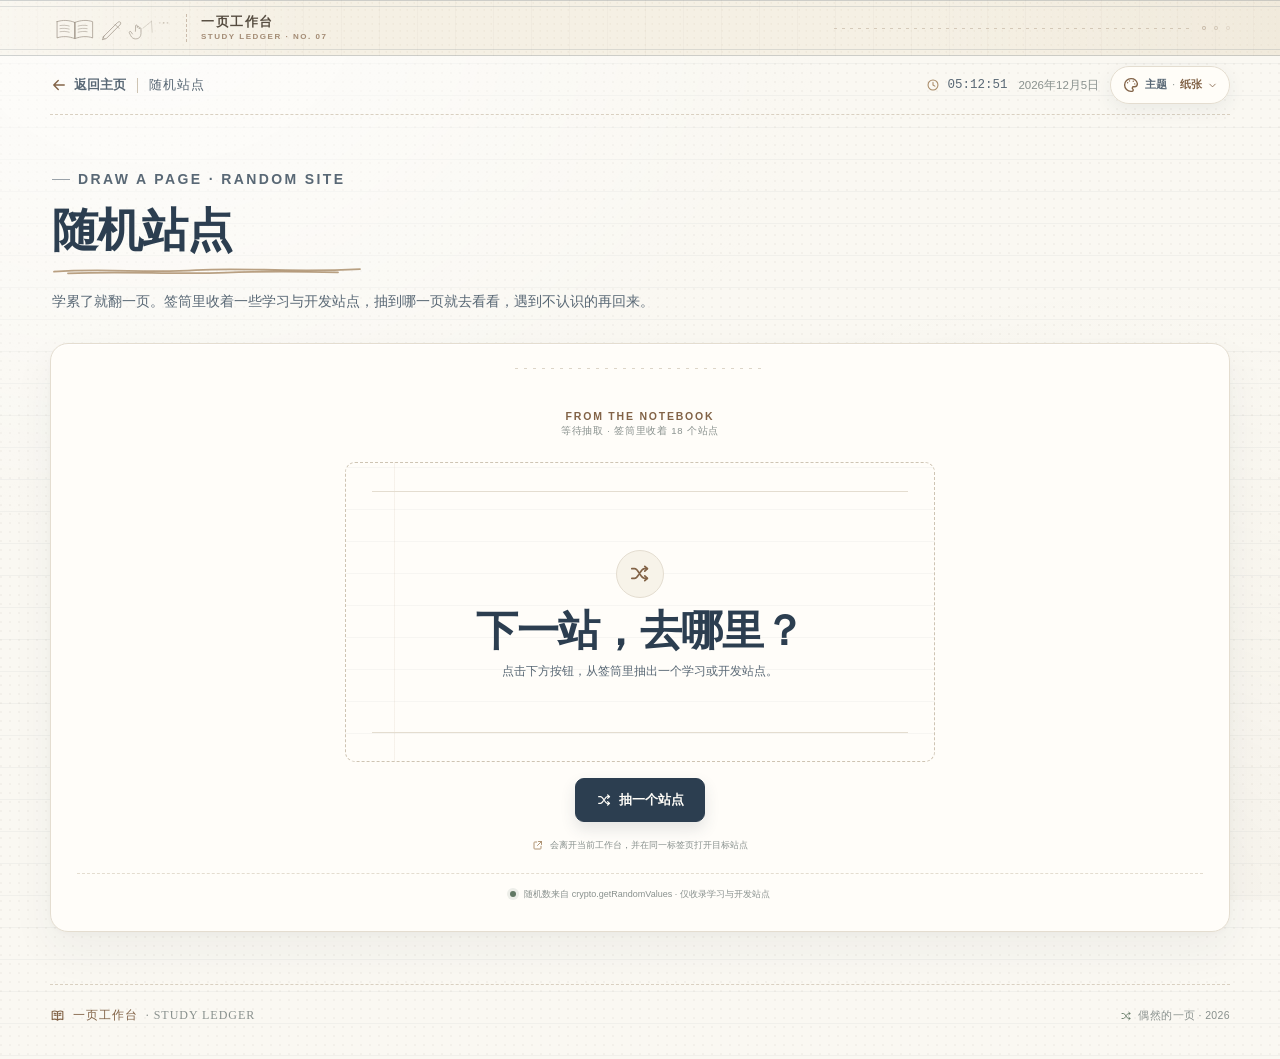
<file: random.html>
<!DOCTYPE html>
<html lang="zh-CN">
<head>
  <meta charset="utf-8">
  <meta name="viewport" content="width=device-width, initial-scale=1, viewport-fit=cover">
  <title>随机站点 · 一页工作台</title>
  <meta name="description" content="从学习与开发站点中随机抽取一个目的地，用一点点偶然打开新的页面。">
  <meta name="theme-color" content="#f5f0e4">
  <meta name="color-scheme" content="light">
  <link rel="icon" href="assets/favicon.svg" type="image/svg+xml">
  <link rel="apple-touch-icon" sizes="180x180" href="assets/icon-180.png">
  <link rel="manifest" href="manifest.json">
  <link rel="stylesheet" href="css/style.css">
  <script defer src="js/common.js"></script>
  <script defer src="js/random.js"></script>
</head>
<body>
  <a class="skip-link" href="#main">跳到主要内容</a>

  <div class="curtain curtain--compact" aria-hidden="true">
    <div class="curtain-inner">
      <div class="curtain-brand">
        <img class="curtain-art" src="assets/curtain-doodle.svg" alt="" width="190" height="56">
        <span class="curtain-wordmark">
          <strong>一页工作台</strong>
          <small>STUDY LEDGER · NO. 07</small>
        </span>
      </div>
      <div class="curtain-stitch"><i></i><i></i><i></i></div>
    </div>
  </div>

  <header class="page-meta shell" aria-label="页眉信息栏">
    <a class="back-link" href="index.html">
      <svg class="icon" aria-hidden="true"><use href="assets/icons.svg#icon-arrow-left"></use></svg>
      返回主页
    </a>
    <span class="meta-divider" aria-hidden="true"></span>
    <span class="meta-page-title">随机站点</span>
    <span class="meta-spacer"></span>
    <span class="meta-clock-inline">
      <svg class="icon" aria-hidden="true"><use href="assets/icons.svg#icon-clock"></use></svg>
      <time data-clock-time>--:--:--</time>
    </span>
    <span class="meta-mini-date" data-clock-date>今天</span>
  </header>

  <main class="shell page-main" id="main">
    <header class="page-heading">
      <p class="eyebrow">DRAW A PAGE · RANDOM SITE</p>
      <h1>随机站点</h1>
      <svg class="sketch-underline" viewBox="0 0 310 10" preserveAspectRatio="none" aria-hidden="true">
        <path d="M2 6.7C53 3 95 8.4 144 5.2c48-3.1 91 2.6 164-1.1"></path>
        <path d="M16 8.3c60-2.4 103 1.3 158-.7 36-1.3 70-1.1 112-.3" opacity=".45"></path>
      </svg>
      <p>学累了就翻一页。签筒里收着一些学习与开发站点，抽到哪一页就去看看，遇到不认识的再回来。</p>
    </header>

    <section class="paper-panel random-panel" aria-labelledby="randomTitle">
      <p class="eyebrow random-panel__eyebrow" id="randomTitle">FROM THE NOTEBOOK</p>

      <div class="random-status" id="randomStatus" aria-live="polite">
        等待抽取 · 签筒里收着 <span id="randomSiteCount">0</span> 个站点
      </div>

      <div class="random-drum">
        <div class="random-result" id="randomResult" aria-live="polite">
          <span class="random-result__mark" aria-hidden="true">
            <svg class="icon"><use href="assets/icons.svg#icon-shuffle"></use></svg>
          </span>
          <span class="random-result__name" id="randomName">下一站，去哪里？</span>
          <p class="random-result__desc" id="randomDescription">点击下方按钮，从签筒里抽出一个学习或开发站点。</p>
          <span class="random-result__url" id="randomUrl"></span>
        </div>

        <div class="random-countdown" id="randomCountdown" hidden>
          <svg class="icon" aria-hidden="true"><use href="assets/icons.svg#icon-clock"></use></svg>
          <span id="randomCountdownText">3 秒后离开本页</span>
          <button class="btn btn--link" id="cancelJumpBtn" type="button">留在这里</button>
        </div>
      </div>

      <div class="random-actions">
        <button class="btn btn--primary random-main-btn" id="drawBtn" type="button">
          <svg class="icon" aria-hidden="true"><use href="assets/icons.svg#icon-shuffle"></use></svg>
          <span id="drawBtnLabel">抽一个站点</span>
        </button>
      </div>

      <p class="random-note">
        <svg class="icon" aria-hidden="true"><use href="assets/icons.svg#icon-external"></use></svg>
        会离开当前工作台，并在同一标签页打开目标站点
      </p>

      <div class="random-panel__footer">
        <span class="status-dot" aria-hidden="true"></span>
        随机数来自 crypto.getRandomValues · 仅收录学习与开发站点
      </div>
    </section>
  </main>

  <footer class="site-footer shell">
    <div class="site-footer__brand">
      <svg class="icon" aria-hidden="true"><use href="assets/icons.svg#icon-book"></use></svg>
      一页工作台 <span class="text-faint">· STUDY LEDGER</span>
    </div>
    <div class="site-footer__note">
      <svg class="icon" aria-hidden="true"><use href="assets/icons.svg#icon-shuffle"></use></svg>
      <span>偶然的一页 · <span data-current-year>2026</span></span>
    </div>
  </footer>
</body>
</html>
</file>
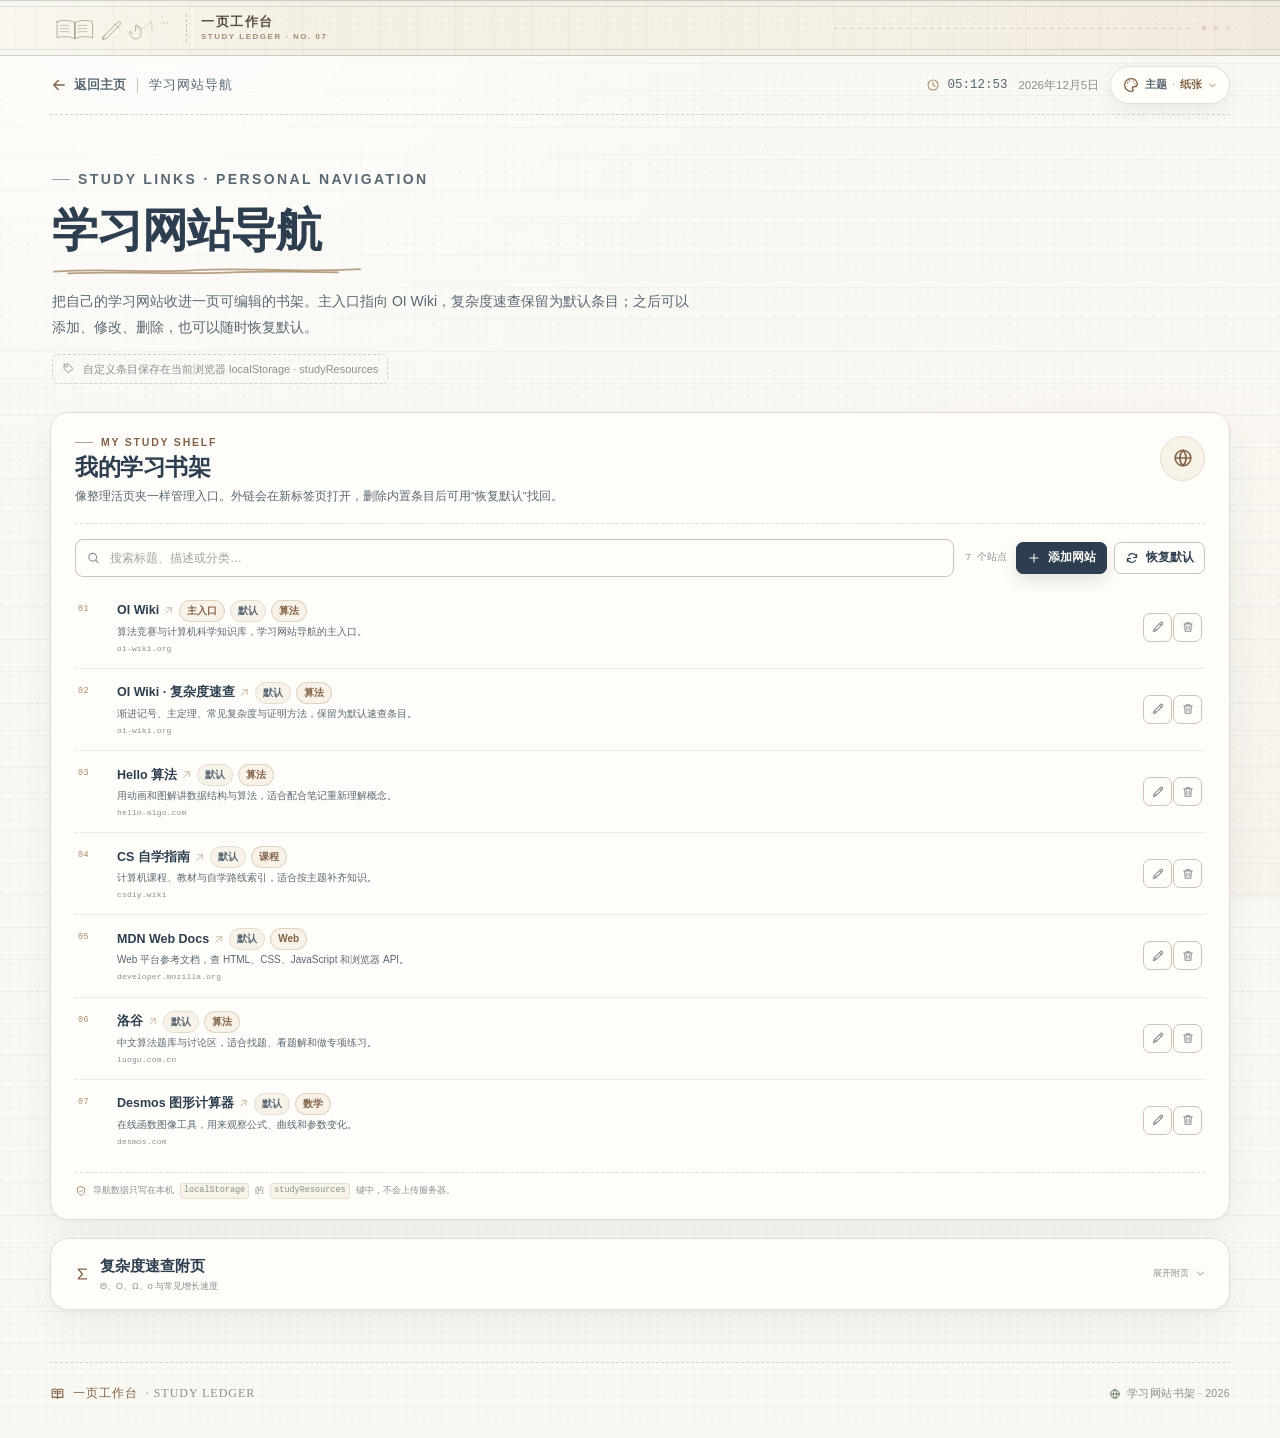
<file: resources.html>
<!DOCTYPE html>
<html lang="zh-CN">
<head>
  <meta charset="utf-8">
  <meta name="viewport" content="width=device-width, initial-scale=1, viewport-fit=cover">
  <title>学习网站导航 · 一页工作台</title>
  <meta name="description" content="可自定义的本地学习网站导航，主入口为 OI Wiki，默认收录复杂度速查、Hello 算法、CS 自学指南等入口。">
  <meta name="theme-color" content="#f5f0e4">
  <meta name="color-scheme" content="light">
  <link rel="icon" href="assets/favicon.svg" type="image/svg+xml">
  <link rel="apple-touch-icon" sizes="180x180" href="assets/icon-180.png">
  <link rel="manifest" href="manifest.json">
  <link rel="stylesheet" href="css/style.css">
  <script defer src="js/common.js"></script>
  <script defer src="js/resources.js"></script>
</head>
<body>
  <a class="skip-link" href="#main">跳到主要内容</a>

  <div class="curtain curtain--compact" aria-hidden="true">
    <div class="curtain-inner">
      <div class="curtain-brand">
        <img class="curtain-art" src="assets/curtain-doodle.svg" alt="" width="190" height="56">
        <span class="curtain-wordmark">
          <strong>一页工作台</strong>
          <small>STUDY LEDGER · NO. 07</small>
        </span>
      </div>
      <div class="curtain-stitch"><i></i><i></i><i></i></div>
    </div>
  </div>

  <header class="page-meta shell" aria-label="页眉信息栏">
    <a class="back-link" href="index.html">
      <svg class="icon" aria-hidden="true"><use href="assets/icons.svg#icon-arrow-left"></use></svg>
      返回主页
    </a>
    <span class="meta-divider" aria-hidden="true"></span>
    <span class="meta-page-title">学习网站导航</span>
    <span class="meta-spacer"></span>
    <span class="meta-clock-inline">
      <svg class="icon" aria-hidden="true"><use href="assets/icons.svg#icon-clock"></use></svg>
      <time data-clock-time>--:--:--</time>
    </span>
    <span class="meta-mini-date" data-clock-date>今天</span>
  </header>

  <main class="shell page-main" id="main">
    <header class="page-heading">
      <p class="eyebrow">STUDY LINKS · PERSONAL NAVIGATION</p>
      <h1>学习网站导航</h1>
      <svg class="sketch-underline" viewBox="0 0 310 10" preserveAspectRatio="none" aria-hidden="true">
        <path d="M2 6.7C53 3 95 8.4 144 5.2c48-3.1 91 2.6 164-1.1"></path>
        <path d="M16 8.3c60-2.4 103 1.3 158-.7 36-1.3 70-1.1 112-.3" opacity=".45"></path>
      </svg>
      <p>把自己的学习网站收进一页可编辑的书架。主入口指向 OI Wiki，复杂度速查保留为默认条目；之后可以添加、修改、删除，也可以随时恢复默认。</p>
      <span class="heading-note">
        <svg class="icon icon--tiny" aria-hidden="true"><use href="assets/icons.svg#icon-tag"></use></svg>
        自定义条目保存在当前浏览器 localStorage · studyResources
      </span>
    </header>

    <section class="paper-panel study-nav-panel" aria-labelledby="studyNavTitle">
      <div class="study-nav-head">
        <div>
          <p class="eyebrow">MY STUDY SHELF</p>
          <h2 id="studyNavTitle">我的学习书架</h2>
          <p>像整理活页夹一样管理入口。外链会在新标签页打开，删除内置条目后可用“恢复默认”找回。</p>
        </div>
        <span class="resources-intro__mark" aria-hidden="true">
          <svg class="icon"><use href="assets/icons.svg#icon-globe"></use></svg>
        </span>
      </div>

      <div class="study-nav-tools">
        <div class="study-search">
          <svg class="icon" aria-hidden="true"><use href="assets/icons.svg#icon-search"></use></svg>
          <label class="visually-hidden" for="studySearch">搜索学习网站</label>
          <input class="input" id="studySearch" type="search" placeholder="搜索标题、描述或分类…" autocomplete="off">
        </div>
        <div class="study-nav-actions">
          <span class="study-resource-count" id="studyCount" aria-live="polite">0 个站点</span>
          <button class="btn btn--primary btn--small" id="addStudyResourceBtn" type="button">
            <svg class="icon" aria-hidden="true"><use href="assets/icons.svg#icon-plus"></use></svg>
            添加网站
          </button>
          <button class="btn btn--small" id="restoreStudyResourcesBtn" type="button">
            <svg class="icon" aria-hidden="true"><use href="assets/icons.svg#icon-refresh"></use></svg>
            恢复默认
          </button>
        </div>
      </div>

      <div class="study-resource-list" id="studyResourceList" aria-live="polite"></div>

      <p class="study-nav-foot">
        <svg class="icon" aria-hidden="true"><use href="assets/icons.svg#icon-shield"></use></svg>
        导航数据只写在本机 <code>localStorage</code> 的 <code>studyResources</code> 键中，不会上传服务器。
      </p>

      <noscript>
        <div class="notice notice--warn">
          <svg class="icon" aria-hidden="true"><use href="assets/icons.svg#icon-alert"></use></svg>
          <span>启用 JavaScript 后才能管理学习网站。你也可以直接访问 <a href="https://oi-wiki.org/" target="_blank" rel="noopener noreferrer">OI Wiki 主站</a>，或查看 <a href="https://oi-wiki.org/basic/complexity/" target="_blank" rel="noopener noreferrer">复杂度速查页</a>。</span>
        </div>
      </noscript>
    </section>

    <details class="paper-panel resources-reference" id="complexityReference">
      <summary>
        <span class="resources-reference__title">
          <svg class="icon" aria-hidden="true"><use href="assets/icons.svg#icon-sigma"></use></svg>
          <span>
            <strong>复杂度速查附页</strong>
            <small>Θ、O、Ω、o 与常见增长速度</small>
          </span>
        </span>
        <span class="resources-reference__hint">
          展开附页
          <svg class="icon icon--tiny chevron" aria-hidden="true"><use href="assets/icons.svg#icon-chevron-down"></use></svg>
        </span>
      </summary>

      <div class="resources-reference__body">
        <div class="resources-panel">
          <div class="resources-intro">
            <div>
              <p class="eyebrow">ASIDE PAGE · QUICK REFERENCE</p>
              <h2>渐进记号</h2>
              <p>设 f(n) 与 g(n) 是定义在正整数上的函数。渐进记号描述的是增长趋势，而不是某个具体输入下的运行时间。</p>
            </div>
            <span class="resources-intro__mark" aria-hidden="true">
              <svg class="icon"><use href="assets/icons.svg#icon-sigma"></use></svg>
            </span>
          </div>

          <div class="definition-list" aria-label="渐进记号定义">
            <div class="definition-item">
              <div class="definition-item__symbol">Θ</div>
              <div class="definition-item__name">渐进紧确界</div>
              <p class="definition-item__desc">存在正常数 c₁、c₂、n₀，使 c₁g(n) ≤ f(n) ≤ c₂g(n)。增长阶相同。</p>
            </div>
            <div class="definition-item">
              <div class="definition-item__symbol">O</div>
              <div class="definition-item__name">渐进上界</div>
              <p class="definition-item__desc">存在 c、n₀，使 0 ≤ f(n) ≤ c·g(n)。只保证“不会比它更快地增长”。</p>
            </div>
            <div class="definition-item">
              <div class="definition-item__symbol">Ω</div>
              <div class="definition-item__name">渐进下界</div>
              <p class="definition-item__desc">存在 c、n₀，使 0 ≤ c·g(n) ≤ f(n)。说明增长至少达到这个量级。</p>
            </div>
            <div class="definition-item">
              <div class="definition-item__symbol">o</div>
              <div class="definition-item__name">非紧确上界</div>
              <p class="definition-item__desc">f(n)/g(n) → 0。f 的增长严格慢于 g，例如 n = o(n²)。</p>
            </div>
            <div class="definition-item">
              <div class="definition-item__symbol">ω</div>
              <div class="definition-item__name">非紧确下界</div>
              <p class="definition-item__desc">f(n)/g(n) → ∞。f 的增长严格快于 g，例如 n² = ω(n)。</p>
            </div>
          </div>

          <p class="definition-note">
            <svg class="icon" aria-hidden="true"><use href="assets/icons.svg#icon-alert"></use></svg>
            <span>常被写在题解里的 O 往往被当作“大约的复杂度”。严格地说，O 只是上界；要表达上下界相同，应使用 Θ。</span>
          </p>

          <div class="complexity-head">
            <h3>
              <svg class="icon" aria-hidden="true"><use href="assets/icons.svg#icon-layers"></use></svg>
              常见复杂度排序
            </h3>
            <p>从低到高 · 条形长度仅表示相对增长速度</p>
          </div>

          <table class="complexity-table">
            <caption class="visually-hidden">常见时间复杂度从低到高排序</caption>
            <thead>
              <tr>
                <th scope="col">记号</th>
                <th scope="col">增长速度</th>
                <th scope="col">典型场景</th>
              </tr>
            </thead>
            <tbody>
              <tr>
                <td>O(1)</td>
                <td>
                  <div class="complexity-bar">
                    <span class="complexity-bar__track"><span class="complexity-bar__fill" style="--bar-width: 9%"></span></span>
                    <span class="complexity-bar__label">常数</span>
                  </div>
                </td>
                <td>哈希表均摊查找、数组按下标访问</td>
              </tr>
              <tr>
                <td>O(log n)</td>
                <td>
                  <div class="complexity-bar">
                    <span class="complexity-bar__track"><span class="complexity-bar__fill" style="--bar-width: 21%"></span></span>
                    <span class="complexity-bar__label">对数</span>
                  </div>
                </td>
                <td>二分查找、平衡树查找、快速幂</td>
              </tr>
              <tr>
                <td>O(n)</td>
                <td>
                  <div class="complexity-bar">
                    <span class="complexity-bar__track"><span class="complexity-bar__fill" style="--bar-width: 36%"></span></span>
                    <span class="complexity-bar__label">线性</span>
                  </div>
                </td>
                <td>遍历数组、单层循环、线性筛</td>
              </tr>
              <tr>
                <td>O(n log n)</td>
                <td>
                  <div class="complexity-bar">
                    <span class="complexity-bar__track"><span class="complexity-bar__fill" style="--bar-width: 52%"></span></span>
                    <span class="complexity-bar__label">线性对数</span>
                  </div>
                </td>
                <td>归并排序、堆排序、按权值排序后的并查集</td>
              </tr>
              <tr>
                <td>O(n²)</td>
                <td>
                  <div class="complexity-bar">
                    <span class="complexity-bar__track"><span class="complexity-bar__fill" style="--bar-width: 68%"></span></span>
                    <span class="complexity-bar__label">平方</span>
                  </div>
                </td>
                <td>双重循环、Floyd 最短路、邻接矩阵遍历</td>
              </tr>
              <tr>
                <td>O(2ⁿ)</td>
                <td>
                  <div class="complexity-bar">
                    <span class="complexity-bar__track"><span class="complexity-bar__fill" style="--bar-width: 86%"></span></span>
                    <span class="complexity-bar__label">指数</span>
                  </div>
                </td>
                <td>枚举子集、未剪枝的搜索、简单递归斐波那契</td>
              </tr>
              <tr>
                <td>O(n!)</td>
                <td>
                  <div class="complexity-bar">
                    <span class="complexity-bar__track"><span class="complexity-bar__fill" style="--bar-width: 100%"></span></span>
                    <span class="complexity-bar__label">阶乘</span>
                  </div>
                </td>
                <td>全排列枚举、旅行商问题的暴力搜索</td>
              </tr>
            </tbody>
          </table>

          <div class="complexity-order">
            <strong>增长速度</strong>
            <span>O(1)</span><span>&lt;</span><span>O(log n)</span><span>&lt;</span><span>O(n)</span><span>&lt;</span><span>O(n log n)</span><span>&lt;</span><span>O(n²)</span><span>&lt;</span><span>O(2ⁿ)</span><span>&lt;</span><span>O(n!)</span>
          </div>

          <div class="oi-callout">
            <div class="oi-callout__text">
              <span class="oi-callout__icon">
                <svg class="icon" aria-hidden="true"><use href="assets/icons.svg#icon-book"></use></svg>
              </span>
              <div>
                <h3>前往 OI Wiki 查看完整讲解</h3>
                <p>包含定义、运算规则、主定理与常见误区。外链会离开当前工作台，不在页面内嵌入 iframe。</p>
              </div>
            </div>
            <div class="oi-callout__actions">
              <a class="btn btn--primary btn--small" href="https://oi-wiki.org/basic/complexity/" target="_blank" rel="noopener noreferrer">
                打开 OI Wiki 复杂度页
                <svg class="icon" aria-hidden="true"><use href="assets/icons.svg#icon-arrow-up-right"></use></svg>
              </a>
            </div>
          </div>
        </div>
      </div>
    </details>
  </main>

  <footer class="site-footer shell">
    <div class="site-footer__brand">
      <svg class="icon" aria-hidden="true"><use href="assets/icons.svg#icon-book"></use></svg>
      一页工作台 <span class="text-faint">· STUDY LEDGER</span>
    </div>
    <div class="site-footer__note">
      <svg class="icon" aria-hidden="true"><use href="assets/icons.svg#icon-globe"></use></svg>
      <span>学习网站书架 · <span data-current-year>2026</span></span>
    </div>
  </footer>

  <dialog class="app-dialog resource-dialog" id="studyResourceDialog" aria-labelledby="studyResourceDialogTitle" aria-describedby="studyResourceDialogIntro">
    <form class="dialog__form" id="studyResourceForm" novalidate>
      <p class="eyebrow dialog__eyebrow">STUDY LINK</p>
      <h2 class="dialog__title" id="studyResourceDialogTitle">添加学习网站</h2>
      <p class="dialog__message" id="studyResourceDialogIntro">给书架添一个入口，保存后可在本页搜索和编辑。</p>

      <input type="hidden" id="studyResourceId">

      <div class="form-grid">
        <div class="field field--full">
          <label for="studyResourceTitle">标题 <span class="field-label__hint">必填</span></label>
          <input class="input" id="studyResourceTitle" type="text" maxlength="60" placeholder="例如：OI Wiki 复杂度" required>
        </div>
        <div class="field field--full">
          <label for="studyResourceUrl">网址 <span class="field-label__hint">必填，http(s)</span></label>
          <input class="input" id="studyResourceUrl" type="text" maxlength="500" inputmode="url" placeholder="https://example.com" required>
        </div>
        <div class="field field--full">
          <label for="studyResourceDescription">一句话描述</label>
          <textarea class="textarea" id="studyResourceDescription" maxlength="160" rows="2" placeholder="这个网站适合用来做什么？"></textarea>
        </div>
        <div class="field field--full">
          <label for="studyResourceCategory">分类 / 标签 <span class="field-label__hint">可选</span></label>
          <input class="input" id="studyResourceCategory" type="text" maxlength="24" placeholder="例如：算法、Web、数学">
        </div>
      </div>

      <p class="form-error" id="studyResourceError" hidden>
        <svg class="icon" aria-hidden="true"><use href="assets/icons.svg#icon-alert"></use></svg>
        <span></span>
      </p>

      <div class="dialog__actions">
        <button class="btn btn--ghost" id="studyResourceCancelBtn" type="button">取消</button>
        <button class="btn btn--primary" id="studyResourceSaveBtn" type="submit">
          <svg class="icon" aria-hidden="true"><use href="assets/icons.svg#icon-save"></use></svg>
          保存网站
        </button>
      </div>
    </form>
  </dialog>
</body>
</html>
</file>
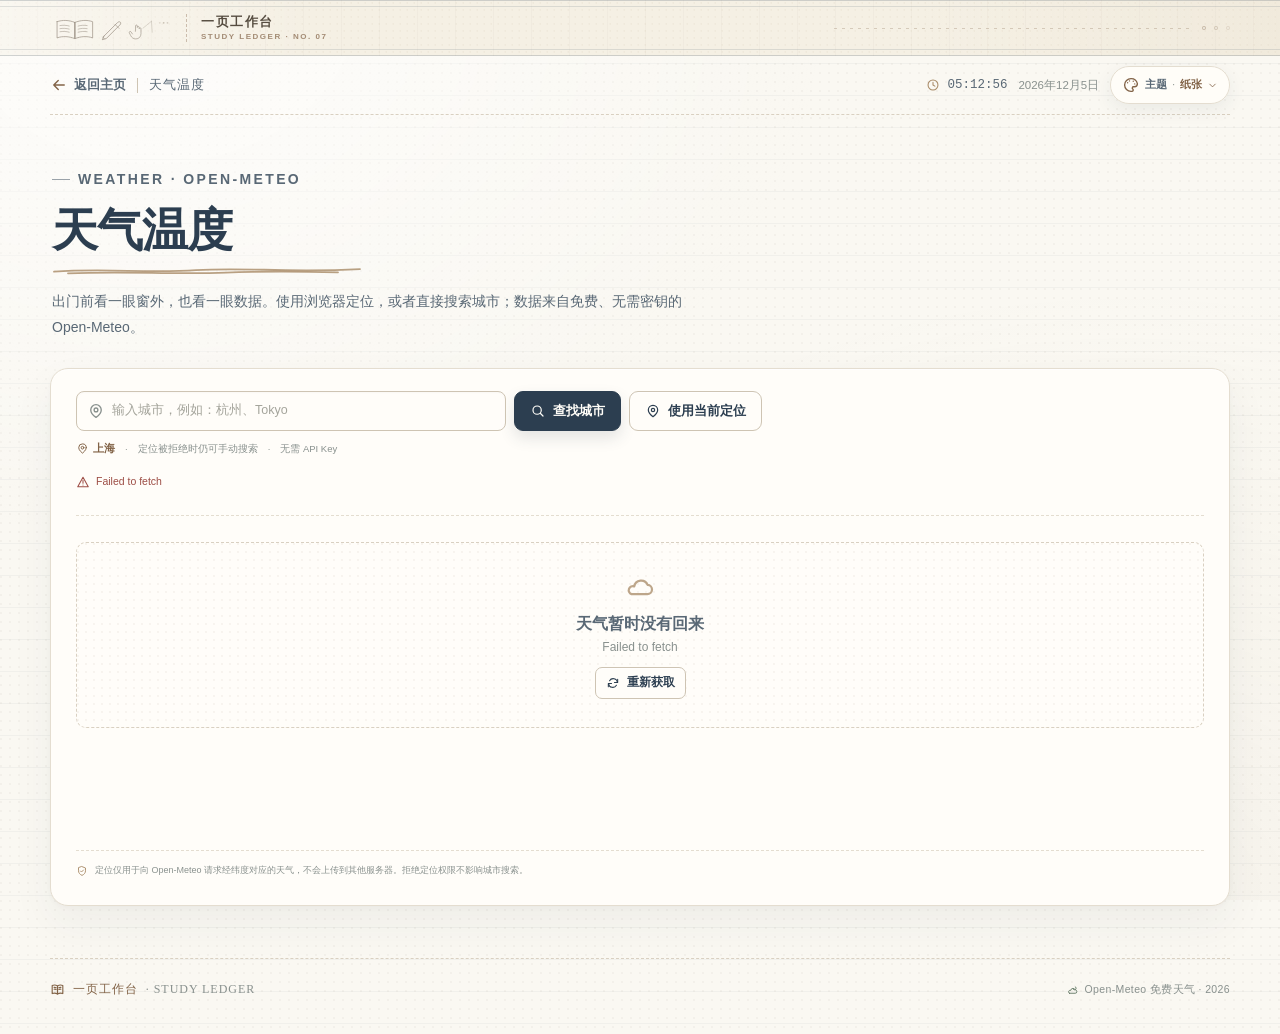
<file: weather.html>
<!DOCTYPE html>
<html lang="zh-CN">
<head>
  <meta charset="utf-8">
  <meta name="viewport" content="width=device-width, initial-scale=1, viewport-fit=cover">
  <title>天气温度 · 一页工作台</title>
  <meta name="description" content="通过 Open-Meteo 免费 API 查看当前温度、天气状况、风速、风向与湿度，支持浏览器定位和城市搜索。">
  <meta name="theme-color" content="#f5f0e4">
  <meta name="color-scheme" content="light">
  <link rel="icon" href="assets/favicon.svg" type="image/svg+xml">
  <link rel="apple-touch-icon" sizes="180x180" href="assets/icon-180.png">
  <link rel="manifest" href="manifest.json">
  <link rel="stylesheet" href="css/style.css">
  <script defer src="js/common.js"></script>
  <script defer src="js/weather.js"></script>
</head>
<body>
  <a class="skip-link" href="#main">跳到主要内容</a>

  <div class="curtain curtain--compact" aria-hidden="true">
    <div class="curtain-inner">
      <div class="curtain-brand">
        <img class="curtain-art" src="assets/curtain-doodle.svg" alt="" width="190" height="56">
        <span class="curtain-wordmark">
          <strong>一页工作台</strong>
          <small>STUDY LEDGER · NO. 07</small>
        </span>
      </div>
      <div class="curtain-stitch"><i></i><i></i><i></i></div>
    </div>
  </div>

  <header class="page-meta shell" aria-label="页眉信息栏">
    <a class="back-link" href="index.html">
      <svg class="icon" aria-hidden="true"><use href="assets/icons.svg#icon-arrow-left"></use></svg>
      返回主页
    </a>
    <span class="meta-divider" aria-hidden="true"></span>
    <span class="meta-page-title">天气温度</span>
    <span class="meta-spacer"></span>
    <span class="meta-clock-inline">
      <svg class="icon" aria-hidden="true"><use href="assets/icons.svg#icon-clock"></use></svg>
      <time data-clock-time>--:--:--</time>
    </span>
    <span class="meta-mini-date" data-clock-date>今天</span>
  </header>

  <main class="shell page-main" id="main">
    <header class="page-heading">
      <p class="eyebrow">WEATHER · OPEN-METEO</p>
      <h1>天气温度</h1>
      <svg class="sketch-underline" viewBox="0 0 310 10" preserveAspectRatio="none" aria-hidden="true">
        <path d="M2 6.7C53 3 95 8.4 144 5.2c48-3.1 91 2.6 164-1.1"></path>
        <path d="M16 8.3c60-2.4 103 1.3 158-.7 36-1.3 70-1.1 112-.3" opacity=".45"></path>
      </svg>
      <p>出门前看一眼窗外，也看一眼数据。使用浏览器定位，或者直接搜索城市；数据来自免费、无需密钥的 Open-Meteo。</p>
    </header>

    <section class="paper-panel weather-panel" aria-labelledby="weatherTitle">
      <h2 class="visually-hidden" id="weatherTitle">当前天气</h2>

      <div class="weather-search-area">
        <form class="weather-search-form" id="weatherSearchForm" autocomplete="off">
          <div class="input-wrap input-wrap--icon">
            <span class="input-wrap__icon">
              <svg class="icon" aria-hidden="true"><use href="assets/icons.svg#icon-map-pin"></use></svg>
            </span>
            <label class="visually-hidden" for="cityInput">搜索城市</label>
            <input class="input" id="cityInput" type="search" maxlength="60" placeholder="输入城市，例如：杭州、Tokyo" aria-describedby="weatherSearchHint">
          </div>
          <button class="btn btn--primary" id="citySearchBtn" type="submit">
            <svg class="icon" aria-hidden="true"><use href="assets/icons.svg#icon-search"></use></svg>
            查找城市
          </button>
          <button class="btn" id="locateBtn" type="button">
            <svg class="icon" aria-hidden="true"><use href="assets/icons.svg#icon-map-pin"></use></svg>
            使用当前定位
          </button>
        </form>

        <div class="weather-search-meta">
          <span class="weather-location-current">
            <svg class="icon" aria-hidden="true"><use href="assets/icons.svg#icon-map-pin"></use></svg>
            <span id="currentPlaceLabel">上海</span>
          </span>
          <span aria-hidden="true">·</span>
          <span id="weatherSearchHint">定位被拒绝时仍可手动搜索</span>
          <span aria-hidden="true">·</span>
          <span>无需 API Key</span>
        </div>

        <div class="place-results" id="placeResults" hidden aria-label="城市搜索结果"></div>
        <div class="weather-status" id="weatherStatus" role="status" aria-live="polite"></div>
      </div>

      <div class="weather-stage" id="weatherStage" aria-live="polite">
        <div class="loading-block skeleton-weather" id="weatherLoading" aria-label="正在读取天气">
          <span class="skeleton-weather__orb" aria-hidden="true"></span>
          <span class="skeleton-weather__copy" aria-hidden="true">
            <i class="skeleton-line skeleton-line--short"></i>
            <i class="skeleton-line skeleton-line--temp"></i>
            <i class="skeleton-line skeleton-line--mid"></i>
          </span>
          <span class="skeleton-weather__stats" aria-hidden="true">
            <i class="skeleton-line"></i>
            <i class="skeleton-line"></i>
            <i class="skeleton-line"></i>
            <i class="skeleton-line"></i>
          </span>
        </div>

        <div id="weatherContent" hidden>
          <div class="weather-now">
            <div class="weather-now__main">
              <div class="weather-symbol" id="weatherSymbol" aria-hidden="true">
                <svg class="icon"><use href="assets/icons.svg#icon-cloud-sun"></use></svg>
              </div>
              <div class="weather-reading">
                <p class="weather-place">
                  <svg class="icon" aria-hidden="true"><use href="assets/icons.svg#icon-map-pin"></use></svg>
                  <span id="weatherPlace">上海</span>
                  <span class="weather-place__source" id="weatherPlaceSource">默认地点</span>
                </p>
                <div class="weather-temperature">
                  <span id="weatherTemperature">--</span><sup>°C</sup>
                </div>
                <div class="weather-condition">
                  <span id="weatherCondition">天气载入中</span>
                  <span class="tag tag--brown" id="weatherDaylightTag">—</span>
                  <span class="tag" id="weatherFeelsTag">体感 —</span>
                </div>
                <p class="weather-updated">
                  <svg class="icon" aria-hidden="true"><use href="assets/icons.svg#icon-clock"></use></svg>
                  <span id="weatherUpdated">等待更新</span>
                </p>
              </div>
            </div>

            <aside class="weather-now__aside" aria-label="天气细节">
              <div class="weather-stat">
                <span class="weather-stat__label">
                  <svg class="icon" aria-hidden="true"><use href="assets/icons.svg#icon-thermometer"></use></svg>
                  体感温度
                </span>
                <strong id="weatherFeelsLike">--</strong>
              </div>
              <div class="weather-stat">
                <span class="weather-stat__label">
                  <svg class="icon" aria-hidden="true"><use href="assets/icons.svg#icon-wind"></use></svg>
                  风速
                </span>
                <strong id="weatherWindSpeed">--</strong>
              </div>
              <div class="weather-stat">
                <span class="weather-stat__label">
                  <svg class="icon" aria-hidden="true"><use href="assets/icons.svg#icon-wind"></use></svg>
                  风向风力
                </span>
                <strong id="weatherWindDirection">--</strong>
              </div>
              <div class="weather-stat">
                <span class="weather-stat__label">
                  <svg class="icon" aria-hidden="true"><use href="assets/icons.svg#icon-droplet"></use></svg>
                  相对湿度
                </span>
                <strong id="weatherHumidity">--</strong>
              </div>
            </aside>
          </div>

          <div class="weather-stage__foot">
            <span>
              <svg class="icon" aria-hidden="true"><use href="assets/icons.svg#icon-globe"></use></svg>
              数据来源：Open-Meteo
            </span>
            <span id="weatherObservation">—</span>
            <button class="btn btn--small" id="refreshWeatherBtn" type="button">
              <svg class="icon" aria-hidden="true"><use href="assets/icons.svg#icon-refresh"></use></svg>
              刷新
            </button>
          </div>
        </div>

        <div class="empty-state" id="weatherEmpty" hidden>
          <svg class="icon" aria-hidden="true"><use href="assets/icons.svg#icon-cloud"></use></svg>
          <div>
            <strong>天气暂时没有回来</strong>
            <span id="weatherEmptyText">检查网络连接，或换一个城市试试。</span>
          </div>
          <button class="btn btn--small" id="retryWeatherBtn" type="button">
            <svg class="icon" aria-hidden="true"><use href="assets/icons.svg#icon-refresh"></use></svg>
            重新获取
          </button>
        </div>
      </div>

      <p class="weather-note">
        <svg class="icon" aria-hidden="true"><use href="assets/icons.svg#icon-shield"></use></svg>
        定位仅用于向 Open-Meteo 请求经纬度对应的天气，不会上传到其他服务器。拒绝定位权限不影响城市搜索。
      </p>
    </section>
  </main>

  <footer class="site-footer shell">
    <div class="site-footer__brand">
      <svg class="icon" aria-hidden="true"><use href="assets/icons.svg#icon-book"></use></svg>
      一页工作台 <span class="text-faint">· STUDY LEDGER</span>
    </div>
    <div class="site-footer__note">
      <svg class="icon" aria-hidden="true"><use href="assets/icons.svg#icon-cloud-sun"></use></svg>
      <span>Open-Meteo 免费天气 · <span data-current-year>2026</span></span>
    </div>
  </footer>
</body>
</html>
</file>
<file: css/style.css>
/* ==========================================================================
   一页工作台 · 全局样式
   纸感底色 / 墨蓝与棕色的类笔记本视觉系统
   ========================================================================== */

/* --------------------------------------------------------------------------
   1. 变量与基础
   -------------------------------------------------------------------------- */
:root {
  --bg: #faf8f2;
  --text: #2c3e50;
  --accent: #826347;
  --border: #e4ddd0;
  --card: #fffdf9;
  --texture-opacity: 0.045;
  --icon-stroke: 1.8;
  --radius: 18px;

  --paper: #faf8f2;
  --paper-deep: #f2eee3;
  --paper-soft: #f7f3e9;
  --panel: #fffdf9;
  --panel-muted: #fbf8f1;

  --ink: #2c3e50;
  --ink-soft: #596875;
  --ink-faint: #89918e;
  --brown: #826347;
  --brown-soft: #a88a66;
  --brown-faint: #c9b696;

  --line: #e4ddd0;
  --line-strong: #cec4b3;
  --line-dashed: #d9d0c1;

  --green: #617864;
  --green-soft: #eef2ec;
  --danger: #9d4d45;
  --danger-soft: #fbf0ee;
  --warning-soft: #fbf4e6;

  --shadow-paper: 0 1px 0 rgba(255, 255, 255, 0.82) inset,
    0 18px 44px rgba(44, 62, 80, 0.055), 0 2px 7px rgba(44, 62, 80, 0.035);
  --shadow-pop: 0 18px 48px rgba(44, 62, 80, 0.16);
  --shadow-small: 0 6px 18px rgba(44, 62, 80, 0.075);

  --radius-lg: 18px;
  --radius-md: 12px;
  --radius-sm: 8px;
  --shell: 1180px;

  --font-body: ui-sans-serif, -apple-system, BlinkMacSystemFont, "Segoe UI",
    "PingFang SC", "Hiragino Sans GB", "Microsoft YaHei", "Noto Sans CJK SC",
    sans-serif;
  --font-display: "Iowan Old Style", "Palatino Linotype", "Book Antiqua",
    "Songti SC", "STSong", "SimSun", Georgia, serif;
  --font-mono: "SFMono-Regular", Consolas, "Liberation Mono", Menlo, monospace;

  --ease: cubic-bezier(0.2, 0.7, 0.2, 1);
}

/* 手账系：牛皮纸。仍使用同一套变量骨架，只替换颜色与纹理强度。 */
html[data-theme="kraft"] {
  --bg: #efe3cd;
  --text: #3e3328;
  --accent: #8b5a36;
  --border: #d1bfa5;
  --card: #f9f0e1;
  --texture-opacity: 0.055;
  --icon-stroke: 1.8;

  --paper: #efe3cd;
  --paper-deep: #e5d6be;
  --paper-soft: #f2e7d4;
  --panel: #f9f0e1;
  --panel-muted: #f3e7d5;
  --ink: #3e3328;
  --ink-soft: #655547;
  --ink-faint: #8d7c69;
  --brown: #8b5a36;
  --brown-soft: #a87a55;
  --brown-faint: #c5a983;
  --line: #d8c7ad;
  --line-strong: #c4b095;
  --line-dashed: #d3c1a7;
  --shadow-paper: 0 1px 0 rgba(255, 250, 240, 0.55) inset,
    0 18px 44px rgba(70, 47, 26, 0.08), 0 2px 7px rgba(70, 47, 26, 0.05);
}

/* 现代系：浅灰工作区。纸纹压低，图标线宽变细。 */
html[data-theme="gray"] {
  --bg: #eef0f1;
  --text: #26323a;
  --accent: #526a7a;
  --border: #d4d9dc;
  --card: #fbfcfc;
  --texture-opacity: 0.012;
  --icon-stroke: 1.5;

  --paper: #eef0f1;
  --paper-deep: #e5e8ea;
  --paper-soft: #f3f5f5;
  --panel: #fbfcfc;
  --panel-muted: #f5f7f7;
  --ink: #26323a;
  --ink-soft: #5b6972;
  --ink-faint: #8b969b;
  --brown: #546b79;
  --brown-soft: #768b96;
  --brown-faint: #a9b5bb;
  --line: #d9dedf;
  --line-strong: #c5cdd0;
  --line-dashed: #d3d9db;
  --green: #5f7a6a;
  --green-soft: #edf2ef;
  --danger: #9c5751;
  --danger-soft: #f7eded;
  --warning-soft: #f6f1e8;
  --shadow-paper: 0 1px 0 rgba(255, 255, 255, 0.8) inset,
    0 18px 44px rgba(38, 50, 58, 0.05), 0 2px 7px rgba(38, 50, 58, 0.03);
  --shadow-small: 0 6px 18px rgba(38, 50, 58, 0.06);
}

/* 现代系：夜间。 */
html[data-theme="dark"] {
  color-scheme: dark;
  --bg: #22272a;
  --text: #e6e1d7;
  --accent: #b59672;
  --border: #3b4246;
  --card: #292f32;
  --texture-opacity: 0.015;
  --icon-stroke: 1.5;

  --paper: #22272a;
  --paper-deep: #2b3134;
  --paper-soft: #262c2f;
  --panel: #292f32;
  --panel-muted: #252b2e;
  --ink: #e6e1d7;
  --ink-soft: #b3b0a8;
  --ink-faint: #878d8e;
  --brown: #b59672;
  --brown-soft: #9a805e;
  --brown-faint: #5f574a;
  --line: #3a4144;
  --line-strong: #4a5256;
  --line-dashed: #42494c;
  --green: #8ba38d;
  --green-soft: #2d3730;
  --danger: #d38b81;
  --danger-soft: #3a2928;
  --warning-soft: #332f25;
  --shadow-paper: 0 1px 0 rgba(255, 255, 255, 0.03) inset,
    0 18px 44px rgba(0, 0, 0, 0.18), 0 2px 7px rgba(0, 0, 0, 0.12);
  --shadow-pop: 0 18px 48px rgba(0, 0, 0, 0.32);
  --shadow-small: 0 6px 18px rgba(0, 0, 0, 0.18);
}

*,
*::before,
*::after {
  box-sizing: border-box;
}

html {
  min-height: 100%;
  scroll-behavior: smooth;
  -webkit-text-size-adjust: 100%;
}

body {
  min-height: 100vh;
  margin: 0;
  color: var(--ink);
  background-color: var(--paper);
  background-image:
    radial-gradient(circle at 1px 1px, rgba(99, 78, 50, var(--texture-opacity)) 0.7px, transparent 0.9px),
    repeating-linear-gradient(
      to bottom,
      transparent 0,
      transparent 31px,
      rgba(44, 62, 80, var(--texture-opacity)) 31px,
      rgba(44, 62, 80, var(--texture-opacity)) 32px
    );
  background-size: 9px 9px, auto;
  font-family: var(--font-body);
  font-size: 15px;
  line-height: 1.65;
  -webkit-font-smoothing: antialiased;
  text-rendering: optimizeLegibility;
}

body::after {
  content: "";
  position: fixed;
  inset: 0;
  z-index: -1;
  pointer-events: none;
  background:
    radial-gradient(ellipse at 12% 0%, rgba(255, 255, 255, 0.72), transparent 42%),
    radial-gradient(ellipse at 88% 100%, rgba(225, 214, 192, 0.12), transparent 48%);
}

::selection {
  color: var(--ink);
  background: rgba(184, 157, 113, 0.28);
}

:focus-visible {
  outline: 2px dashed var(--accent);
  outline-offset: 3px;
}

[hidden] {
  display: none !important;
}

img,
svg {
  max-width: 100%;
}

button,
input,
textarea,
select {
  font: inherit;
  color: inherit;
}

button {
  cursor: pointer;
}

a {
  color: var(--brown);
  text-decoration-color: rgba(130, 99, 71, 0.35);
  text-underline-offset: 3px;
  transition: color 160ms var(--ease), text-decoration-color 160ms var(--ease);
}

a:hover {
  color: var(--ink);
  text-decoration-color: var(--brown);
}

h1,
h2,
h3,
h4,
p,
ul,
ol,
dl,
dd,
figure {
  margin: 0;
}

ul,
ol {
  padding: 0;
}

h1,
h2,
h3,
h4 {
  font-weight: 700;
  line-height: 1.3;
}

button,
summary {
  -webkit-tap-highlight-color: transparent;
}

* {
  scrollbar-width: thin;
  scrollbar-color: rgba(44, 62, 80, 0.24) transparent;
}

::-webkit-scrollbar {
  width: 9px;
  height: 9px;
}

::-webkit-scrollbar-thumb {
  border: 3px solid transparent;
  border-radius: 10px;
  background: rgba(44, 62, 80, 0.23);
  background-clip: content-box;
}

::-webkit-scrollbar-track {
  background: transparent;
}

/* --------------------------------------------------------------------------
   2. 通用布局与辅助类
   -------------------------------------------------------------------------- */
.shell {
  width: min(var(--shell), calc(100% - 48px));
  margin-inline: auto;
}

.page-main {
  padding-bottom: 8px;
}

.visually-hidden {
  position: absolute !important;
  width: 1px !important;
  height: 1px !important;
  padding: 0 !important;
  margin: -1px !important;
  overflow: hidden !important;
  clip: rect(0, 0, 0, 0) !important;
  white-space: nowrap !important;
  border: 0 !important;
}

.skip-link {
  position: fixed;
  top: 12px;
  left: 12px;
  z-index: 2000;
  padding: 9px 14px;
  border: 1px solid var(--ink);
  border-radius: 8px;
  color: var(--panel);
  background: var(--ink);
  transform: translateY(-160%);
  transition: transform 160ms var(--ease);
}

.skip-link:focus {
  transform: translateY(0);
}

.icon {
  display: inline-block;
  width: 18px;
  height: 18px;
  flex: 0 0 auto;
  vertical-align: -0.16em;
  overflow: visible;
  stroke-width: var(--icon-stroke, 1.8);
}

.icon--tiny {
  width: 13px;
  height: 13px;
}

.icon--sm {
  width: 15px;
  height: 15px;
}

.icon--lg {
  width: 26px;
  height: 26px;
}

.icon--xl {
  width: 42px;
  height: 42px;
}

.mono {
  font-family: var(--font-mono);
}

.text-muted {
  color: var(--ink-soft);
}

.text-faint {
  color: var(--ink-faint);
}

.nowrap {
  white-space: nowrap;
}

.eyebrow {
  display: flex;
  align-items: center;
  gap: 8px;
  color: var(--brown);
  font-size: 10.5px;
  font-weight: 700;
  letter-spacing: 0.17em;
  line-height: 1.4;
  text-transform: uppercase;
}

.eyebrow::before {
  content: "";
  width: 18px;
  height: 1px;
  background: currentColor;
  opacity: 0.6;
}

.eyebrow--plain::before {
  display: none;
}

.section-label {
  color: var(--ink-faint);
  font-size: 10.5px;
  font-weight: 700;
  letter-spacing: 0.14em;
  text-transform: uppercase;
}

.muted-rule {
  height: 1px;
  border: 0;
  background: var(--line);
}

/* --------------------------------------------------------------------------
   3. 顶部横帘
   -------------------------------------------------------------------------- */
.curtain {
  position: relative;
  width: 100%;
  height: 72px;
  overflow: hidden;
  border-top: 1px solid rgba(44, 62, 80, 0.2);
  border-bottom: 1px solid rgba(44, 62, 80, 0.2);
  color: var(--brown);
  background-color: #f5f0e4;
  background-image:
    linear-gradient(90deg, rgba(255, 255, 255, 0.45), transparent 24%, transparent 72%, rgba(223, 211, 190, 0.2)),
    repeating-linear-gradient(90deg, transparent 0, transparent 37px, rgba(100, 81, 54, 0.032) 37px, rgba(100, 81, 54, 0.032) 38px),
    radial-gradient(circle at 18% 28%, rgba(124, 101, 68, 0.05) 0 0.8px, transparent 1px);
  background-size: auto, auto, 7px 7px;
  opacity: 0.98;
}

.curtain::before,
.curtain::after {
  content: "";
  position: absolute;
  left: 0;
  right: 0;
  height: 1px;
  background: rgba(44, 62, 80, 0.13);
}

.curtain::before {
  top: 5px;
}

.curtain::after {
  bottom: 5px;
}

.curtain-inner {
  position: relative;
  display: flex;
  align-items: center;
  justify-content: space-between;
  gap: 30px;
  width: min(var(--shell), calc(100% - 48px));
  height: 100%;
  margin-inline: auto;
}

.curtain-brand {
  display: flex;
  align-items: center;
  gap: 14px;
  min-width: 0;
}

.curtain-art {
  display: block;
  width: 156px;
  height: auto;
  opacity: 0.79;
  filter: saturate(0.75);
}

.curtain-wordmark {
  display: flex;
  flex-direction: column;
  padding-left: 14px;
  border-left: 1px dashed rgba(130, 99, 71, 0.38);
  line-height: 1.3;
}

.curtain-wordmark strong {
  color: #53493d;
  font-family: var(--font-display);
  font-size: 14px;
  font-weight: 700;
  letter-spacing: 0.12em;
}

.curtain-wordmark small {
  margin-top: 2px;
  color: rgba(130, 99, 71, 0.72);
  font-size: 8.5px;
  font-weight: 600;
  letter-spacing: 0.19em;
}

.curtain-stitch {
  display: flex;
  flex: 1;
  align-items: center;
  justify-content: flex-end;
  gap: 8px;
  max-width: 430px;
  opacity: 0.72;
}

.curtain-stitch::before {
  content: "";
  flex: 1;
  max-width: 360px;
  height: 1px;
  background: repeating-linear-gradient(
    to right,
    rgba(130, 99, 71, 0.38) 0,
    rgba(130, 99, 71, 0.38) 3px,
    transparent 3px,
    transparent 8px
  );
}

.curtain-stitch i {
  width: 4px;
  height: 4px;
  border: 1px solid rgba(130, 99, 71, 0.55);
  border-radius: 50%;
  background: rgba(250, 248, 242, 0.55);
}

.curtain-stitch i:nth-child(2) {
  opacity: 0.72;
}

.curtain-stitch i:nth-child(3) {
  opacity: 0.4;
}

.curtain--compact {
  height: 56px;
}

.curtain--compact .curtain-art {
  width: 122px;
  opacity: 0.68;
}

.curtain--compact .curtain-wordmark strong {
  font-size: 12.5px;
}

.curtain--compact .curtain-wordmark small {
  font-size: 8px;
}

/* --------------------------------------------------------------------------
   4. 页眉信息栏
   -------------------------------------------------------------------------- */
.meta-bar {
  display: grid;
  grid-template-columns: auto minmax(0, 1fr) auto;
  align-items: center;
  gap: 24px;
  min-height: 64px;
  padding-block: 12px;
  border-bottom: 1px dashed var(--line-dashed);
}

.meta-clock-block {
  position: relative;
  display: flex;
  align-items: baseline;
  gap: 12px;
  min-width: 0;
  min-height: 38px;
  padding: 5px 10px 6px;
  border: 1px solid var(--line);
  border-radius: 7px;
  color: var(--ink);
  background:
    repeating-linear-gradient(
      to bottom,
      transparent 0,
      transparent 17px,
      rgba(44, 62, 80, 0.035) 17px,
      rgba(44, 62, 80, 0.035) 18px
    ),
    rgba(255, 253, 249, 0.55);
  box-shadow: 0 1px 0 rgba(255, 255, 255, 0.7) inset;
  text-decoration: none;
  transition:
    border-color 160ms var(--ease),
    background 160ms var(--ease),
    box-shadow 160ms var(--ease);
}

.meta-clock-block:hover {
  border-color: var(--brown-faint);
  background-color: var(--panel);
  box-shadow: 0 5px 12px rgba(44, 62, 80, 0.055);
  text-decoration: none;
}

.meta-clock-block:focus-visible {
  outline: 2px dashed var(--brown);
  outline-offset: 2px;
  border-color: var(--brown-soft);
  background-color: var(--panel);
}

.meta-date {
  color: var(--ink-soft);
  font-size: 12px;
  letter-spacing: 0.015em;
  white-space: nowrap;
}

.meta-time {
  color: var(--ink);
  font-family: var(--font-body);
  font-size: 17px;
  font-weight: 500;
  font-variant-numeric: tabular-nums;
  letter-spacing: 0.2px;
  white-space: nowrap;
}

.meta-weather {
  display: flex;
  align-items: center;
  justify-content: center;
  gap: 7px;
  justify-self: center;
  min-height: 34px;
  max-width: 100%;
  padding: 5px 11px;
  border: 1px solid transparent;
  border-radius: 8px;
  color: var(--ink-soft);
  font-size: 12px;
  text-decoration: none;
  transition: background 160ms var(--ease), border-color 160ms var(--ease);
}

.meta-weather:hover {
  color: var(--ink);
  border-color: var(--line);
  background: rgba(255, 253, 249, 0.7);
  text-decoration: none;
}

.meta-weather__icon {
  display: flex;
  color: var(--brown);
}

.meta-weather__icon .icon {
  width: 20px;
  height: 20px;
}

.meta-weather__temp {
  color: var(--ink);
  font-family: var(--font-display);
  font-size: 17px;
  font-weight: 700;
  font-variant-numeric: tabular-nums;
}

.meta-weather__detail {
  display: inline-flex;
  align-items: center;
  gap: 6px;
  color: var(--ink-soft);
  font-family: var(--font-body);
  font-weight: 500;
  letter-spacing: 0.2px;
  white-space: nowrap;
}

.meta-weather__sep {
  color: var(--line-strong);
}

.meta-weather__hint {
  display: flex;
  margin-left: 2px;
  color: var(--brown-soft);
  opacity: 0.72;
}

.meta-weather.is-loading {
  opacity: 0.66;
}

.meta-tools {
  display: flex;
  align-items: center;
  justify-content: flex-end;
  justify-self: end;
  gap: 8px;
}

.theme-dock-mount {
  position: relative;
  display: flex;
  align-items: center;
}

.tool-index {
  position: relative;
}

.tool-index > summary {
  display: flex;
  align-items: center;
  gap: 8px;
  min-height: 38px;
  padding: 0 12px;
  border: 1px solid var(--line-strong);
  border-radius: 8px;
  color: var(--ink);
  background: rgba(255, 253, 249, 0.72);
  font-size: 12.5px;
  font-weight: 650;
  list-style: none;
  cursor: pointer;
  user-select: none;
  transition: border-color 160ms var(--ease), background 160ms var(--ease), box-shadow 160ms var(--ease);
}

.tool-index > summary::-webkit-details-marker,
.mini-menu > summary::-webkit-details-marker {
  display: none;
}

.tool-index > summary:hover {
  border-color: var(--brown-soft);
  background: var(--panel);
}

.tool-index[open] > summary {
  border-color: var(--brown-soft);
  background: var(--panel);
  box-shadow: var(--shadow-small);
}

.tool-index > summary .icon {
  color: var(--brown);
}

.tool-index > summary .chevron {
  margin-left: 2px;
  transition: transform 180ms var(--ease);
}

.tool-index[open] > summary .chevron {
  transform: rotate(180deg);
}

.tool-index__panel {
  position: absolute;
  top: calc(100% + 9px);
  right: 0;
  z-index: 80;
  width: 286px;
  max-height: min(72vh, 560px);
  overflow-y: auto;
  padding: 7px;
  border: 1px solid var(--line-strong);
  border-radius: 12px;
  background: var(--panel);
  box-shadow: var(--shadow-pop);
  animation: menu-in 160ms var(--ease) both;
}

.tool-index__label {
  padding: 7px 10px 6px;
  color: var(--ink-faint);
  font-size: 9.5px;
  font-weight: 700;
  letter-spacing: 0.13em;
  text-transform: uppercase;
}

.tool-index__item {
  display: grid;
  grid-template-columns: 23px minmax(0, 1fr) auto;
  align-items: center;
  gap: 9px;
  padding: 8px 10px;
  border-radius: 7px;
  color: var(--ink);
  text-decoration: none;
}

.tool-index__item:hover,
.tool-index__item:focus-visible {
  color: var(--ink);
  background: var(--paper-deep);
  text-decoration: none;
}

.tool-index__item .icon {
  color: var(--brown);
  width: 17px;
  height: 17px;
}

.tool-index__item strong {
  display: block;
  font-size: 12.5px;
  font-weight: 650;
}

.tool-index__item small {
  display: block;
  margin-top: 1px;
  color: var(--ink-faint);
  font-size: 10px;
}

.tool-index__item::after {
  content: "↗";
  color: var(--brown-soft);
  font-size: 12px;
  opacity: 0;
  transform: translateX(-3px);
  transition: opacity 160ms var(--ease), transform 160ms var(--ease);
}

.tool-index__item:hover::after {
  opacity: 1;
  transform: translateX(0);
}

.tool-index__mail {
  margin: 5px 6px 3px;
  padding: 8px 4px 7px;
  border-top: 1px dashed var(--line);
}

.tool-index__mail-label {
  display: flex;
  align-items: center;
  gap: 5px;
  padding: 0 4px;
  color: var(--ink-faint);
  font-size: 9px;
  font-weight: 700;
  letter-spacing: 0.08em;
}

.tool-index__mail-label .icon {
  color: var(--brown);
}

.tool-index__mail-links {
  display: grid;
  grid-template-columns: 1fr 1fr;
  gap: 4px;
  margin-top: 5px;
}

.tool-index__mail-links a {
  display: flex;
  align-items: center;
  min-height: 25px;
  padding: 2px 7px;
  border: 1px solid var(--line);
  border-radius: 5px;
  color: var(--ink-soft);
  background: rgba(255, 253, 249, 0.55);
  font-size: 9.5px;
  text-decoration: none;
  transition: color 150ms var(--ease), border-color 150ms var(--ease), background 150ms var(--ease);
}

.tool-index__mail-links a:hover {
  color: var(--ink);
  border-color: var(--brown-faint);
  background: var(--paper-soft);
  text-decoration: none;
}

.tool-index__all {
  display: flex;
  align-items: center;
  justify-content: space-between;
  gap: 10px;
  margin: 3px 6px 0;
  padding: 8px 10px;
  border-top: 1px dashed var(--line);
  border-radius: 0 0 7px 7px;
  color: var(--brown);
  font-size: 10.5px;
  font-weight: 650;
  text-decoration: none;
}

.tool-index__all:hover {
  color: var(--ink);
  background: var(--paper-deep);
  text-decoration: none;
}

.tool-index__all span {
  color: var(--brown-soft);
  font-family: var(--font-mono);
  font-size: 12px;
}

.tool-index__foot {
  margin-top: 5px;
  padding: 7px 10px 4px;
  border-top: 1px dashed var(--line);
  color: var(--ink-faint);
  font-size: 9.5px;
  letter-spacing: 0.06em;
}

/* 功能页的窄页眉 */
.page-meta {
  display: flex;
  align-items: center;
  gap: 11px;
  min-height: 56px;
  padding-block: 10px;
  border-bottom: 1px dashed var(--line-dashed);
}

.back-link {
  display: inline-flex;
  align-items: center;
  gap: 6px;
  color: var(--ink-soft);
  font-size: 12.5px;
  font-weight: 600;
  text-decoration: none;
  white-space: nowrap;
}

.back-link .icon {
  color: var(--brown);
  transition: transform 160ms var(--ease);
}

.back-link:hover {
  color: var(--ink);
  text-decoration: none;
}

.back-link:hover .icon {
  transform: translateX(-2px);
}

.meta-divider {
  width: 1px;
  height: 15px;
  background: var(--line-strong);
}

.meta-page-title {
  color: var(--ink-soft);
  font-family: var(--font-display);
  font-size: 13px;
  letter-spacing: 0.08em;
  white-space: nowrap;
}

.meta-spacer {
  flex: 1;
}

.meta-clock-inline {
  display: inline-flex;
  align-items: center;
  gap: 7px;
  color: var(--ink-soft);
  font-family: var(--font-mono);
  font-size: 12.5px;
  font-variant-numeric: tabular-nums;
  white-space: nowrap;
}

.meta-clock-inline .icon {
  color: var(--brown-soft);
  width: 14px;
  height: 14px;
}

.meta-mini-date {
  color: var(--ink-faint);
  font-size: 11.5px;
  white-space: nowrap;
}

/* --------------------------------------------------------------------------
   5. 标题、面板与页脚
   -------------------------------------------------------------------------- */
.page-heading {
  position: relative;
  max-width: 780px;
  padding: 38px 2px 28px;
}

.page-heading h1 {
  position: relative;
  margin-top: 11px;
  color: var(--ink);
  font-family: var(--font-display);
  font-size: clamp(31px, 4.1vw, 46px);
  font-weight: 700;
  letter-spacing: -0.025em;
  line-height: 1.2;
}

.page-heading p {
  max-width: 650px;
  margin-top: 14px;
  color: var(--ink-soft);
  font-size: 14px;
  line-height: 1.8;
}

.sketch-underline {
  display: block;
  width: min(310px, 56vw);
  height: 10px;
  margin-top: 7px;
  color: var(--brown-soft);
  overflow: visible;
}

.sketch-underline path {
  fill: none;
  stroke: currentColor;
  stroke-width: 1.8;
  stroke-linecap: round;
  opacity: 0.8;
}

.page-heading .heading-note {
  display: inline-flex;
  align-items: center;
  gap: 8px;
  margin-top: 14px;
  padding: 5px 9px;
  border: 1px dashed var(--line-dashed);
  border-radius: 6px;
  color: var(--ink-faint);
  font-size: 11px;
}

.paper-panel {
  position: relative;
  border: 1px solid var(--line);
  border-radius: var(--radius-lg);
  background: var(--panel);
  box-shadow: var(--shadow-paper);
}

.paper-panel--taped::before {
  content: "";
  position: absolute;
  top: -7px;
  left: 34px;
  z-index: 2;
  width: 74px;
  height: 14px;
  border-right: 1px dashed rgba(130, 99, 71, 0.22);
  border-left: 1px dashed rgba(130, 99, 71, 0.22);
  background: rgba(190, 169, 133, 0.23);
  transform: rotate(-1.2deg);
  pointer-events: none;
}

.panel-head {
  display: flex;
  align-items: flex-start;
  justify-content: space-between;
  gap: 20px;
  padding: 21px 24px 18px;
  border-bottom: 1px dashed var(--line-dashed);
}

.panel-head h2 {
  display: flex;
  align-items: center;
  gap: 9px;
  color: var(--ink);
  font-family: var(--font-display);
  font-size: 21px;
  letter-spacing: -0.01em;
}

.panel-head h2 .icon {
  color: var(--brown);
  width: 19px;
  height: 19px;
}

.panel-head p {
  margin-top: 5px;
  color: var(--ink-faint);
  font-size: 11.5px;
  line-height: 1.6;
}

.panel-head__aside {
  display: flex;
  align-items: center;
  gap: 10px;
  flex: 0 0 auto;
  padding-top: 2px;
}

.panel-body {
  padding: 24px;
}

.site-footer {
  display: flex;
  align-items: center;
  justify-content: space-between;
  gap: 24px;
  margin-top: 44px;
  padding: 21px 0 34px;
  border-top: 1px dashed var(--line-dashed);
  color: var(--ink-faint);
  font-size: 10.5px;
  letter-spacing: 0.035em;
}

.site-footer__brand {
  display: flex;
  align-items: center;
  gap: 8px;
  color: var(--brown);
  font-family: var(--font-display);
  font-size: 12px;
  letter-spacing: 0.08em;
}

.site-footer__brand .icon {
  width: 15px;
  height: 15px;
}

.site-footer__note {
  display: flex;
  align-items: center;
  gap: 6px;
}

.site-footer__note .icon {
  width: 12px;
  height: 12px;
  color: var(--green);
}

/* --------------------------------------------------------------------------
   6. 按钮、表单、标签与提示
   -------------------------------------------------------------------------- */
.btn {
  display: inline-flex;
  align-items: center;
  justify-content: center;
  gap: 7px;
  min-height: 40px;
  padding: 0 15px;
  border: 1px solid var(--line-strong);
  border-radius: 9px;
  color: var(--ink);
  background: var(--panel);
  box-shadow: 0 1px 0 rgba(255, 255, 255, 0.8) inset;
  font-family: var(--font-body);
  font-size: 13px;
  font-weight: 650;
  line-height: 1.2;
  text-decoration: none;
  white-space: nowrap;
  transition:
    color 160ms var(--ease),
    background 160ms var(--ease),
    border-color 160ms var(--ease),
    box-shadow 160ms var(--ease),
    transform 160ms var(--ease);
}

.btn:hover {
  color: var(--ink);
  border-color: var(--brown-soft);
  background: var(--paper-soft);
  text-decoration: none;
}

.btn:active {
  transform: translateY(1px);
}

.btn .icon {
  width: 16px;
  height: 16px;
}

.btn--primary {
  border-color: var(--ink);
  color: #fffdf8;
  background: var(--ink);
  box-shadow: 0 7px 15px rgba(44, 62, 80, 0.13);
}

.btn--primary:hover {
  color: #fffdf8;
  border-color: #1f2d3a;
  background: #223443;
}

.btn--outline {
  border-color: var(--ink);
  color: var(--ink);
  background: transparent;
}

.btn--outline:hover {
  background: rgba(44, 62, 80, 0.055);
}

.btn--ghost {
  border-color: transparent;
  color: var(--ink-soft);
  background: transparent;
  box-shadow: none;
}

.btn--ghost:hover {
  border-color: transparent;
  color: var(--ink);
  background: rgba(44, 62, 80, 0.055);
}

.btn--danger {
  border-color: rgba(157, 77, 69, 0.2);
  color: var(--danger);
  background: var(--danger-soft);
}

.btn--danger:hover {
  color: #843c35;
  border-color: rgba(157, 77, 69, 0.4);
  background: #f8e7e4;
}

.btn--small {
  min-height: 32px;
  padding: 0 10px;
  border-radius: 7px;
  font-size: 11.5px;
}

.btn--small .icon {
  width: 14px;
  height: 14px;
}

.btn--icon {
  width: 36px;
  min-width: 36px;
  min-height: 36px;
  padding: 0;
}

.btn--icon.btn--small {
  width: 30px;
  min-width: 30px;
  min-height: 30px;
}

.btn[disabled],
.btn[aria-disabled="true"] {
  opacity: 0.48;
  cursor: not-allowed;
  transform: none;
  box-shadow: none;
}

.btn--link {
  min-height: auto;
  padding: 0;
  border: 0;
  color: var(--brown);
  background: none;
  box-shadow: none;
  font-size: 11.5px;
  font-weight: 600;
}

.btn--link:hover {
  color: var(--ink);
  background: none;
  text-decoration: underline;
}

.button-row {
  display: flex;
  flex-wrap: wrap;
  align-items: center;
  gap: 8px;
}

.field {
  display: grid;
  gap: 7px;
}

.field > label,
.field-label {
  display: flex;
  align-items: center;
  justify-content: space-between;
  gap: 10px;
  color: var(--ink-soft);
  font-size: 11.5px;
  font-weight: 650;
  letter-spacing: 0.02em;
}

.field-label__hint {
  color: var(--ink-faint);
  font-size: 10px;
  font-weight: 500;
}

.input,
.textarea,
.select {
  width: 100%;
  min-height: 42px;
  padding: 9px 12px;
  border: 1px solid var(--line-strong);
  border-radius: var(--radius-sm);
  color: var(--ink);
  background: rgba(255, 253, 249, 0.85);
  box-shadow: 0 1px 2px rgba(44, 62, 80, 0.025) inset;
  font-size: 13.5px;
  line-height: 1.5;
  transition: border-color 160ms var(--ease), box-shadow 160ms var(--ease), background 160ms var(--ease);
}

.input::placeholder,
.textarea::placeholder {
  color: #a4a49b;
}

.input:hover,
.textarea:hover,
.select:hover {
  border-color: var(--brown-faint);
}

.input:focus,
.textarea:focus,
.select:focus {
  outline: none;
  border-color: var(--brown-soft);
  background: var(--panel);
  box-shadow: 0 0 0 3px rgba(168, 138, 102, 0.12);
}

.textarea {
  min-height: 110px;
  resize: vertical;
}

.input--mono,
.textarea--mono {
  font-family: var(--font-mono);
  font-size: 12.5px;
  letter-spacing: 0.015em;
}

.input-wrap {
  position: relative;
  display: flex;
  align-items: center;
}

.input-wrap > .input {
  padding-right: 42px;
}

.input-wrap__icon {
  position: absolute;
  left: 11px;
  display: flex;
  color: var(--ink-faint);
  pointer-events: none;
}

.input-wrap--icon > .input {
  padding-left: 36px;
}

.input-wrap__button {
  position: absolute;
  right: 4px;
  display: inline-flex;
  align-items: center;
  justify-content: center;
  width: 32px;
  height: 32px;
  padding: 0;
  border: 0;
  border-radius: 6px;
  color: var(--ink-faint);
  background: transparent;
}

.input-wrap__button:hover {
  color: var(--ink);
  background: var(--paper-deep);
}

.input-wrap__button .icon {
  width: 16px;
  height: 16px;
}

.field-hint {
  color: var(--ink-faint);
  font-size: 10.5px;
  line-height: 1.55;
}

.form-error {
  display: flex;
  align-items: flex-start;
  gap: 7px;
  color: var(--danger);
  font-size: 11.5px;
  line-height: 1.5;
}

.form-error .icon {
  width: 14px;
  height: 14px;
  margin-top: 1px;
}

.form-success {
  color: var(--green);
  font-size: 11.5px;
}

.form-grid {
  display: grid;
  grid-template-columns: repeat(2, minmax(0, 1fr));
  gap: 15px;
}

.form-grid .field--full {
  grid-column: 1 / -1;
}

.form-actions {
  display: flex;
  align-items: center;
  justify-content: flex-end;
  gap: 9px;
  margin-top: 4px;
}

.check-row {
  display: flex;
  align-items: flex-start;
  gap: 8px;
  color: var(--ink-soft);
  font-size: 11.5px;
  line-height: 1.55;
}

.check-row input[type="checkbox"],
.check-line input[type="checkbox"] {
  width: 15px;
  height: 15px;
  margin: 2px 0 0;
  accent-color: var(--ink);
  flex: 0 0 auto;
}

.check-line {
  display: inline-flex;
  align-items: center;
  gap: 6px;
  color: var(--ink-soft);
  font-size: 11.5px;
  cursor: pointer;
  user-select: none;
}

.range {
  width: 100%;
  accent-color: var(--brown);
}

.tag {
  display: inline-flex;
  align-items: center;
  gap: 4px;
  min-height: 22px;
  padding: 1px 7px;
  border: 1px solid var(--line);
  border-radius: 999px;
  color: var(--ink-soft);
  background: var(--paper-soft);
  font-size: 10px;
  font-weight: 600;
  line-height: 1.4;
  white-space: nowrap;
}

.tag--brown {
  border-color: rgba(168, 138, 102, 0.3);
  color: var(--brown);
  background: rgba(243, 235, 221, 0.6);
}

.tag-list {
  display: flex;
  flex-wrap: wrap;
  gap: 5px;
}

.notice {
  display: flex;
  align-items: flex-start;
  gap: 9px;
  padding: 11px 13px;
  border: 1px solid var(--line);
  border-radius: 9px;
  color: var(--ink-soft);
  background: var(--panel-muted);
  font-size: 11.5px;
  line-height: 1.65;
}

.notice > .icon {
  width: 16px;
  height: 16px;
  margin-top: 1px;
  color: var(--brown);
}

.notice strong {
  color: var(--ink);
  font-weight: 650;
}

.notice--warn {
  border-color: rgba(176, 139, 68, 0.27);
  color: #6f5b3e;
  background: var(--warning-soft);
}

.notice--warn > .icon {
  color: #9f7a42;
}

.notice--danger {
  border-color: rgba(157, 77, 69, 0.22);
  color: #76524e;
  background: var(--danger-soft);
}

.notice--danger > .icon {
  color: var(--danger);
}

.notice--security {
  border-style: dashed;
  background: rgba(255, 253, 249, 0.72);
}

.notice a {
  color: var(--brown);
  font-weight: 600;
}

.empty-state {
  display: grid;
  place-items: center;
  gap: 9px;
  min-height: 170px;
  padding: 28px 18px;
  border: 1px dashed var(--line-dashed);
  border-radius: 10px;
  color: var(--ink-faint);
  background:
    radial-gradient(circle at 1px 1px, rgba(130, 99, 71, 0.055) 0.7px, transparent 0.9px);
  background-size: 8px 8px;
  text-align: center;
  font-size: 12px;
  line-height: 1.7;
}

.empty-state > .icon {
  width: 30px;
  height: 30px;
  color: var(--brown-soft);
  opacity: 0.75;
}

.empty-state strong {
  display: block;
  color: var(--ink-soft);
  font-family: var(--font-display);
  font-size: 16px;
  font-weight: 700;
}

.empty-state--compact {
  min-height: 120px;
}

.status-dot {
  display: inline-block;
  width: 6px;
  height: 6px;
  border-radius: 50%;
  background: var(--green);
  box-shadow: 0 0 0 3px rgba(97, 120, 100, 0.11);
}

.spinner {
  display: inline-block;
  width: 16px;
  height: 16px;
  border: 1.5px solid rgba(44, 62, 80, 0.18);
  border-top-color: var(--brown);
  border-radius: 50%;
  animation: spin 780ms linear infinite;
}

.loading-block {
  display: flex;
  align-items: center;
  justify-content: center;
  gap: 10px;
  min-height: 210px;
  color: var(--ink-faint);
  font-size: 12px;
}

/* --------------------------------------------------------------------------
   7. 下拉小菜单（笔记 / 导出等）
   -------------------------------------------------------------------------- */
.mini-menu {
  position: relative;
}

.mini-menu > summary {
  display: inline-flex;
  align-items: center;
  gap: 6px;
  min-height: 32px;
  padding: 0 10px;
  border: 1px solid var(--line);
  border-radius: 7px;
  color: var(--ink-soft);
  background: var(--panel);
  font-size: 11.5px;
  font-weight: 600;
  list-style: none;
  cursor: pointer;
  white-space: nowrap;
  transition: border-color 160ms var(--ease), color 160ms var(--ease), background 160ms var(--ease);
}

.mini-menu > summary:hover,
.mini-menu[open] > summary {
  color: var(--ink);
  border-color: var(--brown-soft);
  background: var(--paper-soft);
}

.mini-menu > summary::-webkit-details-marker {
  display: none;
}

.mini-menu .menu-panel {
  position: absolute;
  top: calc(100% + 7px);
  right: 0;
  z-index: 60;
  width: 230px;
  padding: 5px;
  border: 1px solid var(--line-strong);
  border-radius: 10px;
  background: var(--panel);
  box-shadow: var(--shadow-pop);
  animation: menu-in 150ms var(--ease) both;
}

.menu-panel__label {
  padding: 6px 9px;
  color: var(--ink-faint);
  font-size: 9.5px;
  font-weight: 700;
  letter-spacing: 0.12em;
  text-transform: uppercase;
}

.menu-item {
  display: flex;
  align-items: center;
  gap: 8px;
  width: 100%;
  padding: 8px 9px;
  border: 0;
  border-radius: 6px;
  color: var(--ink-soft);
  background: transparent;
  font-size: 11.5px;
  text-align: left;
  text-decoration: none;
}

.menu-item:hover {
  color: var(--ink);
  background: var(--paper-deep);
  text-decoration: none;
}

.menu-item .icon {
  width: 15px;
  height: 15px;
  color: var(--brown);
}

.menu-item__desc {
  display: block;
  margin-left: auto;
  color: var(--ink-faint);
  font-size: 9.5px;
}

/* --------------------------------------------------------------------------
   8. Toast 与对话框
   -------------------------------------------------------------------------- */
.toast-region {
  position: fixed;
  right: 22px;
  bottom: 22px;
  z-index: 2000;
  display: flex;
  flex-direction: column;
  align-items: flex-end;
  gap: 8px;
  width: min(370px, calc(100vw - 32px));
  pointer-events: none;
}

.toast {
  display: flex;
  align-items: flex-start;
  gap: 8px;
  max-width: 100%;
  padding: 10px 13px;
  border: 1px solid var(--line-strong);
  border-left: 3px solid var(--green);
  border-radius: 8px;
  color: var(--ink);
  background: rgba(255, 253, 249, 0.98);
  box-shadow: var(--shadow-pop);
  font-size: 12px;
  line-height: 1.55;
  opacity: 0;
  transform: translateY(8px);
  transition: opacity 180ms var(--ease), transform 180ms var(--ease);
}

.toast.is-visible {
  opacity: 1;
  transform: translateY(0);
}

.toast--error {
  border-left-color: var(--danger);
}

.toast--info {
  border-left-color: var(--brown-soft);
}

.toast__icon {
  display: flex;
  color: var(--green);
  margin-top: 1px;
}

.toast--error .toast__icon {
  color: var(--danger);
}

.toast--info .toast__icon {
  color: var(--brown);
}

.toast__icon .icon {
  width: 15px;
  height: 15px;
}

.toast__text {
  min-width: 0;
  overflow-wrap: anywhere;
}

dialog.app-dialog {
  width: min(500px, calc(100vw - 32px));
  max-height: calc(100vh - 40px);
  margin: auto;
  padding: 0;
  border: 1px solid var(--line-strong);
  border-radius: 16px;
  color: var(--ink);
  background: var(--panel);
  box-shadow: 0 26px 90px rgba(30, 42, 52, 0.3);
}

dialog.app-dialog::backdrop {
  background: rgba(38, 46, 52, 0.35);
  backdrop-filter: blur(2px);
}

dialog.app-dialog[open] {
  animation: dialog-in 190ms var(--ease) both;
}

.dialog__form {
  display: flex;
  flex-direction: column;
  gap: 13px;
  max-height: calc(100vh - 42px);
  padding: 25px;
  overflow-y: auto;
}

.dialog__eyebrow {
  margin-bottom: -3px;
}

.dialog__title {
  font-family: var(--font-display);
  font-size: 24px;
  font-weight: 700;
  letter-spacing: -0.02em;
}

.dialog__message {
  color: var(--ink-soft);
  font-size: 12.5px;
  line-height: 1.75;
  white-space: pre-line;
}

.dialog__actions {
  display: flex;
  align-items: center;
  justify-content: flex-end;
  gap: 8px;
  margin-top: 7px;
  padding-top: 14px;
  border-top: 1px dashed var(--line);
}

.dialog--wide {
  width: min(620px, calc(100vw - 32px));
}

.dialog__section-title {
  margin-top: 4px;
  padding-top: 13px;
  border-top: 1px dashed var(--line);
  color: var(--ink-soft);
  font-size: 11px;
  font-weight: 700;
  letter-spacing: 0.06em;
}

/* --------------------------------------------------------------------------
   9. 主页
   -------------------------------------------------------------------------- */
.home-main {
  padding-top: 8px;
}

.home-intro {
  display: flex;
  align-items: flex-end;
  justify-content: space-between;
  gap: 34px;
  padding: 42px 3px 32px;
}

.home-intro__copy {
  max-width: 760px;
}

.home-intro h1 {
  max-width: 14.5ch;
  margin-top: 12px;
  color: var(--ink);
  font-family: var(--font-display);
  font-size: clamp(34px, 4.9vw, 54px);
  font-weight: 700;
  letter-spacing: -0.035em;
  line-height: 1.2;
  overflow-wrap: anywhere;
  text-wrap: balance;
}

.home-intro h1 em {
  position: relative;
  font-style: normal;
  white-space: nowrap;
}

.home-intro__lede {
  display: flex;
  align-items: center;
  gap: 9px;
  margin-top: 15px;
  color: var(--ink-soft);
  font-size: 13px;
  letter-spacing: 0.015em;
}

.home-intro__lede::before {
  content: "※";
  color: var(--brown-soft);
  font-family: var(--font-display);
  font-size: 15px;
}

.home-date-stamp {
  position: relative;
  flex: 0 0 auto;
  width: 108px;
  padding: 9px 12px 11px;
  border: 1px solid var(--line-strong);
  border-radius: 4px;
  background: rgba(255, 253, 249, 0.72);
  box-shadow: 0 5px 15px rgba(44, 62, 80, 0.04);
  transform: rotate(1.3deg);
  text-align: center;
}

.home-date-stamp::before {
  content: "";
  position: absolute;
  top: -5px;
  left: 33px;
  width: 38px;
  height: 8px;
  background: rgba(190, 169, 133, 0.24);
  transform: rotate(-2deg);
}

.home-date-stamp__month {
  display: block;
  padding-bottom: 4px;
  border-bottom: 1px solid var(--line);
  color: var(--brown);
  font-size: 9px;
  font-weight: 700;
  letter-spacing: 0.18em;
}

.home-date-stamp strong {
  display: block;
  margin-top: 2px;
  color: var(--ink);
  font-family: var(--font-display);
  font-size: 38px;
  font-weight: 700;
  font-variant-numeric: tabular-nums;
  line-height: 1.1;
}

.home-date-stamp small {
  display: block;
  color: var(--ink-faint);
  font-family: var(--font-mono);
  font-size: 8.5px;
  letter-spacing: 0.03em;
}

.home-grid {
  display: grid;
  grid-template-columns: minmax(0, 1.12fr) minmax(330px, 0.88fr);
  align-items: start;
  gap: 24px;
}

.home-grid > .paper-panel {
  min-width: 0;
}

.task-panel {
  overflow: hidden;
  background:
    linear-gradient(
      90deg,
      transparent 0,
      transparent 45px,
      rgba(157, 116, 83, 0.12) 45px,
      rgba(157, 116, 83, 0.12) 46px,
      transparent 46px
    ),
    var(--panel);
}

.task-panel .panel-head {
  padding-left: 64px;
}

.task-count {
  display: inline-flex;
  align-items: center;
  gap: 5px;
  color: var(--ink-faint);
  font-family: var(--font-mono);
  font-size: 10.5px;
  font-variant-numeric: tabular-nums;
}

.task-count strong {
  color: var(--brown);
  font-size: 12px;
}

.task-form {
  display: flex;
  align-items: center;
  gap: 8px;
  margin-left: 46px;
  padding: 15px 21px 14px 18px;
  border-bottom: 1px dashed var(--line-dashed);
  background: rgba(250, 248, 242, 0.35);
}

.task-form__input {
  flex: 1;
  min-height: 36px;
  padding: 5px 2px;
  border: 0;
  border-bottom: 1px dashed var(--line-strong);
  border-radius: 0;
  background: transparent;
  box-shadow: none;
  font-size: 13.5px;
}

.task-form__input:focus {
  outline: none;
  border-color: var(--brown);
  box-shadow: none;
}

.task-form .btn {
  min-height: 34px;
  padding-inline: 11px;
  font-size: 11.5px;
}

.task-list {
  position: relative;
  margin-left: 46px;
  padding: 8px 21px 10px 18px;
  list-style: none;
}

.task-item {
  display: flex;
  align-items: flex-start;
  gap: 11px;
  min-height: 48px;
  padding: 11px 4px 10px;
  border-bottom: 1px dotted var(--line);
}

.task-item:last-child {
  border-bottom: 0;
}

.task-check {
  position: relative;
  flex: 0 0 auto;
  width: 18px;
  height: 18px;
  margin: 3px 0 0;
  border: 1.2px solid var(--ink-soft);
  border-radius: 2px;
  background: transparent;
  appearance: none;
  cursor: pointer;
  transition: background 150ms var(--ease), border-color 150ms var(--ease);
}

.task-check:hover {
  border-color: var(--brown);
}

.task-check:checked {
  border-color: var(--ink);
  background: var(--ink);
}

.task-check:checked::after {
  content: "";
  position: absolute;
  top: 2px;
  left: 5px;
  width: 4px;
  height: 8px;
  border: solid var(--panel);
  border-width: 0 1.5px 1.5px 0;
  transform: rotate(43deg);
}

.task-text {
  flex: 1;
  min-width: 0;
  color: var(--ink);
  font-size: 13.5px;
  line-height: 1.55;
  overflow-wrap: anywhere;
  transition: color 150ms var(--ease);
}

.task-item.is-done .task-text {
  color: var(--ink-faint);
  text-decoration: line-through;
  text-decoration-color: rgba(130, 99, 71, 0.45);
  text-decoration-thickness: 1px;
}

.task-delete {
  display: inline-flex;
  align-items: center;
  justify-content: center;
  width: 27px;
  height: 27px;
  margin-top: -2px;
  padding: 0;
  border: 0;
  border-radius: 5px;
  color: var(--ink-faint);
  background: transparent;
  opacity: 0;
  transition: opacity 150ms var(--ease), color 150ms var(--ease), background 150ms var(--ease);
}

.task-item:hover .task-delete,
.task-delete:focus-visible {
  opacity: 1;
}

.task-delete:hover {
  color: var(--danger);
  background: var(--danger-soft);
}

.task-delete .icon {
  width: 14px;
  height: 14px;
}

.task-empty {
  display: flex;
  align-items: center;
  gap: 10px;
  min-height: 110px;
  margin: 9px 0;
  padding: 22px 18px;
  border: 1px dashed var(--line-dashed);
  border-radius: 8px;
  color: var(--ink-faint);
  font-size: 12px;
  line-height: 1.65;
}

.task-empty .icon {
  width: 24px;
  height: 24px;
  color: var(--brown-soft);
  opacity: 0.75;
}

.task-panel__foot {
  display: flex;
  align-items: center;
  justify-content: space-between;
  gap: 14px;
  margin-left: 46px;
  padding: 10px 21px 14px 18px;
  border-top: 1px dashed var(--line-dashed);
  color: var(--ink-faint);
  font-size: 9.5px;
}

.tool-ledger {
  display: flex;
  flex-direction: column;
  padding: 7px 11px 8px;
}

.tool-row {
  display: grid;
  grid-template-columns: 15px 24px minmax(0, 1fr) 16px;
  align-items: center;
  gap: 10px;
  min-height: 55px;
  padding: 8px 9px;
  border-bottom: 1px dotted var(--line);
  color: var(--ink);
  text-decoration: none;
  transition: background 160ms var(--ease), padding-left 160ms var(--ease);
}

.tool-row:last-of-type {
  border-bottom: 0;
}

.tool-row:hover {
  color: var(--ink);
  background: rgba(242, 238, 227, 0.62);
  padding-left: 13px;
  text-decoration: none;
}

.tool-box {
  position: relative;
  width: 13px;
  height: 13px;
  border: 1px solid var(--brown-faint);
  border-radius: 1px;
  background: transparent;
  transition: border-color 160ms var(--ease), background 160ms var(--ease);
}

.tool-row:hover .tool-box {
  border-color: var(--brown);
  background: rgba(168, 138, 102, 0.08);
}

.tool-row:hover .tool-box::after {
  content: "";
  position: absolute;
  top: 1px;
  left: 4px;
  width: 3px;
  height: 6px;
  border: solid var(--brown);
  border-width: 0 1px 1px 0;
  transform: rotate(42deg);
}

.tool-icon {
  display: flex;
  color: var(--brown);
  opacity: 0.85;
}

.tool-icon .icon {
  width: 17px;
  height: 17px;
}

.tool-text {
  min-width: 0;
}

.tool-text strong {
  display: block;
  font-size: 12.5px;
  font-weight: 650;
  line-height: 1.45;
}

.tool-text small {
  display: block;
  margin-top: 1px;
  color: var(--ink-faint);
  font-size: 9.5px;
  line-height: 1.45;
}

.tool-arrow {
  display: flex;
  color: var(--brown-soft);
  opacity: 0.35;
  transition: opacity 160ms var(--ease), transform 160ms var(--ease);
}

.tool-arrow .icon {
  width: 14px;
  height: 14px;
}

.tool-row:hover .tool-arrow {
  opacity: 1;
  transform: translate(1px, -1px);
}

.index-panel__foot {
  display: flex;
  align-items: center;
  gap: 7px;
  margin: 3px 12px 13px;
  padding: 8px 10px;
  border-top: 1px dashed var(--line);
  color: var(--ink-faint);
  font-size: 9.5px;
  line-height: 1.55;
}

.index-panel__foot .icon {
  width: 13px;
  height: 13px;
  color: var(--green);
}

.home-footnote {
  display: flex;
  align-items: center;
  justify-content: space-between;
  gap: 26px;
  margin-top: 24px;
  padding: 16px 4px 0;
  border-top: 1px dashed var(--line-dashed);
  color: var(--ink-faint);
  font-size: 10.5px;
}

.home-footnote__quote {
  display: flex;
  align-items: center;
  gap: 8px;
  color: var(--brown);
  font-family: var(--font-display);
  font-size: 12px;
  letter-spacing: 0.04em;
}

.home-footnote__quote .icon {
  width: 15px;
  height: 15px;
  opacity: 0.7;
}

.home-footnote__status {
  display: flex;
  align-items: center;
  gap: 7px;
  white-space: nowrap;
}

/* --------------------------------------------------------------------------
   10. 密码保险箱
   -------------------------------------------------------------------------- */
.vault-panel {
  overflow: hidden;
}

.vault-gate {
  display: grid;
  gap: 11px;
  width: min(460px, 100%);
  margin-inline: auto;
  padding: 38px 24px 34px;
}

.vault-gate__mark {
  display: flex;
  align-items: center;
  justify-content: center;
  width: 58px;
  height: 58px;
  margin: 0 auto 5px;
  border: 1px solid var(--line-strong);
  border-radius: 50%;
  color: var(--brown);
  background:
    radial-gradient(circle at 1px 1px, rgba(130, 99, 71, 0.07) 0.7px, transparent 0.9px),
    var(--paper-soft);
  background-size: 7px 7px;
}

.vault-gate__mark .icon {
  width: 27px;
  height: 27px;
}

.vault-gate h2 {
  margin-top: 2px;
  font-family: var(--font-display);
  font-size: 27px;
  font-weight: 700;
  letter-spacing: -0.02em;
  text-align: center;
}

.vault-gate__intro {
  margin-bottom: 6px;
  color: var(--ink-soft);
  font-size: 12px;
  line-height: 1.75;
  text-align: center;
}

.vault-form {
  display: grid;
  width: 100%;
  gap: 13px;
}

.vault-form .field {
  margin-top: 3px;
}

.vault-gate .field {
  margin-top: 3px;
}

.vault-gate .btn--primary {
  width: 100%;
  margin-top: 5px;
}

.vault-gate__meta {
  display: flex;
  align-items: center;
  justify-content: center;
  gap: 6px;
  padding-top: 9px;
  border-top: 1px dashed var(--line);
  color: var(--ink-faint);
  font-size: 9.5px;
  text-align: center;
}

.vault-gate__meta .icon {
  width: 12px;
  height: 12px;
  color: var(--green);
}

.vault-setup-checklist {
  display: grid;
  gap: 6px;
  margin: 5px 0;
  padding: 12px 14px;
  border: 1px dashed var(--line-dashed);
  border-radius: 8px;
  background: rgba(250, 248, 242, 0.55);
  color: var(--ink-soft);
  font-size: 10.5px;
}

.vault-setup-checklist span {
  display: flex;
  align-items: flex-start;
  gap: 6px;
}

.vault-setup-checklist .icon {
  width: 13px;
  height: 13px;
  margin-top: 2px;
  color: var(--brown-soft);
}

.vault-gate__switch {
  display: flex;
  justify-content: center;
  gap: 12px;
  padding-top: 4px;
  font-size: 10.5px;
}

.vault-toolbar {
  display: flex;
  flex-wrap: wrap;
  align-items: center;
  justify-content: space-between;
  gap: 14px 18px;
  padding: 16px 21px;
  border-bottom: 1px dashed var(--line-dashed);
  background: rgba(250, 248, 242, 0.42);
}

.vault-toolbar__state {
  display: flex;
  flex-wrap: wrap;
  align-items: center;
  gap: 9px 14px;
}

.unlocked-pill {
  display: inline-flex;
  align-items: center;
  gap: 6px;
  min-height: 26px;
  padding: 2px 9px;
  border: 1px solid rgba(97, 120, 100, 0.22);
  border-radius: 999px;
  color: var(--green);
  background: var(--green-soft);
  font-size: 10.5px;
  font-weight: 650;
}

.unlocked-pill .icon {
  width: 13px;
  height: 13px;
}

.autolock-timer {
  display: inline-flex;
  align-items: center;
  gap: 5px;
  color: var(--ink-faint);
  font-family: var(--font-mono);
  font-size: 10px;
  font-variant-numeric: tabular-nums;
}

.autolock-timer .icon {
  width: 12px;
  height: 12px;
  color: var(--brown-soft);
}

.vault-toolbar__actions {
  display: flex;
  flex-wrap: wrap;
  gap: 7px;
}

.vault-toolbar__actions .btn {
  min-height: 33px;
  padding-inline: 10px;
  font-size: 11px;
}

.vault-toolbar__actions .icon {
  width: 14px;
  height: 14px;
}

.vault-content {
  display: grid;
  grid-template-columns: minmax(0, 1fr) 286px;
  align-items: start;
}

.vault-main {
  min-width: 0;
  padding: 19px 21px 25px;
}

.vault-search-row {
  display: flex;
  align-items: center;
  gap: 9px;
  margin-bottom: 14px;
}

.vault-search {
  position: relative;
  flex: 1;
}

.vault-search .icon {
  position: absolute;
  top: 50%;
  left: 11px;
  width: 15px;
  height: 15px;
  color: var(--ink-faint);
  transform: translateY(-50%);
  pointer-events: none;
}

.vault-search .input {
  min-height: 38px;
  padding-left: 34px;
  font-size: 12px;
}

.vault-search-row .btn {
  min-height: 38px;
  font-size: 11.5px;
}

.vault-list {
  display: flex;
  flex-direction: column;
}

.vault-record {
  display: grid;
  grid-template-columns: minmax(0, 1.15fr) minmax(130px, 0.85fr) auto;
  align-items: center;
  gap: 15px;
  padding: 15px 3px;
  border-bottom: 1px dashed var(--line);
}

.vault-record:last-child {
  border-bottom: 0;
}

.vault-record__identity {
  display: flex;
  align-items: flex-start;
  gap: 10px;
  min-width: 0;
}

.vault-record__initial {
  display: grid;
  place-items: center;
  flex: 0 0 auto;
  width: 32px;
  height: 32px;
  border: 1px solid var(--line);
  border-radius: 6px;
  color: var(--brown);
  background: var(--paper-soft);
  font-family: var(--font-display);
  font-size: 14px;
  font-weight: 700;
  text-transform: uppercase;
}

.vault-record__site {
  display: flex;
  align-items: center;
  gap: 6px;
  min-width: 0;
}

.vault-record__site strong {
  min-width: 0;
  overflow: hidden;
  color: var(--ink);
  font-size: 13px;
  font-weight: 650;
  text-overflow: ellipsis;
  white-space: nowrap;
}

.vault-record__site a {
  display: inline-flex;
  color: var(--brown-soft);
}

.vault-record__site a .icon {
  width: 12px;
  height: 12px;
}

.vault-record__username {
  margin-top: 2px;
  overflow: hidden;
  color: var(--ink-faint);
  font-family: var(--font-mono);
  font-size: 10.5px;
  text-overflow: ellipsis;
  white-space: nowrap;
}

.vault-record__note {
  margin-top: 3px;
  color: var(--ink-faint);
  font-size: 10px;
  line-height: 1.5;
}

.vault-secret {
  display: flex;
  align-items: center;
  gap: 2px;
  min-width: 0;
}

.vault-secret__value {
  flex: 1;
  min-width: 0;
  overflow: hidden;
  padding: 4px 7px;
  border: 1px dashed var(--line);
  border-radius: 5px;
  color: var(--ink-soft);
  background: rgba(250, 248, 242, 0.6);
  font-family: var(--font-mono);
  font-size: 10.5px;
  letter-spacing: 0.08em;
  text-overflow: ellipsis;
  white-space: nowrap;
}

.vault-secret__value.is-revealed {
  color: var(--ink);
  letter-spacing: 0;
}

.vault-record__actions {
  display: flex;
  align-items: center;
  gap: 1px;
}

.vault-record__actions .btn {
  width: 28px;
  min-width: 28px;
  height: 28px;
  min-height: 28px;
  color: var(--ink-faint);
}

.vault-record__actions .btn:hover {
  color: var(--ink);
}

.vault-record__actions .btn--danger-quiet:hover {
  color: var(--danger);
  background: var(--danger-soft);
}

.vault-side {
  min-width: 0;
  padding: 19px 19px 22px;
  border-left: 1px dashed var(--line-dashed);
  background: rgba(250, 248, 242, 0.3);
}

.vault-side__title {
  display: flex;
  align-items: center;
  gap: 7px;
  color: var(--ink);
  font-family: var(--font-display);
  font-size: 15px;
  font-weight: 700;
}

.vault-side__title .icon {
  width: 15px;
  height: 15px;
  color: var(--brown);
}

.vault-side__desc {
  margin-top: 3px;
  margin-bottom: 13px;
  color: var(--ink-faint);
  font-size: 9.5px;
  line-height: 1.55;
}

.generator-output {
  position: relative;
  padding: 11px 34px 11px 11px;
  border: 1px dashed var(--brown-faint);
  border-radius: 7px;
  background: var(--panel);
}

.generator-output code {
  display: block;
  overflow-wrap: anywhere;
  color: var(--ink);
  font-family: var(--font-mono);
  font-size: 11.5px;
  line-height: 1.6;
  letter-spacing: 0.02em;
}

.generator-output .btn {
  position: absolute;
  top: 4px;
  right: 4px;
  width: 28px;
  min-width: 28px;
  height: 28px;
  min-height: 28px;
  padding: 0;
  border: 0;
}

.generator-options {
  display: grid;
  gap: 9px;
  margin-top: 13px;
}

.generator-length {
  display: flex;
  align-items: center;
  justify-content: space-between;
  color: var(--ink-soft);
  font-size: 10.5px;
}

.generator-length output {
  color: var(--brown);
  font-family: var(--font-mono);
  font-size: 12px;
  font-weight: 600;
}

.generator-checks {
  display: grid;
  grid-template-columns: 1fr 1fr;
  gap: 7px 8px;
}

.generator-actions {
  display: grid;
  grid-template-columns: 1fr 1fr;
  gap: 6px;
  margin-top: 12px;
}

.generator-actions .btn {
  min-height: 33px;
  padding-inline: 6px;
  font-size: 10.5px;
}

.vault-side__note {
  display: flex;
  gap: 6px;
  margin-top: 14px;
  padding-top: 11px;
  border-top: 1px dashed var(--line);
  color: var(--ink-faint);
  font-size: 9px;
  line-height: 1.6;
}

.vault-side__note .icon {
  width: 12px;
  height: 12px;
  margin-top: 2px;
  color: var(--green);
}

.security-notes {
  display: grid;
  grid-template-columns: repeat(3, minmax(0, 1fr));
  gap: 12px;
  margin-top: 18px;
}

.security-note {
  display: flex;
  align-items: flex-start;
  gap: 8px;
  padding: 12px 14px;
  border: 1px dashed var(--line);
  border-radius: 9px;
  color: var(--ink-faint);
  background: rgba(255, 253, 249, 0.56);
  font-size: 9.5px;
  line-height: 1.65;
}

.security-note .icon {
  width: 14px;
  height: 14px;
  margin-top: 1px;
  color: var(--brown-soft);
}

.security-note strong {
  display: block;
  margin-bottom: 1px;
  color: var(--ink-soft);
  font-size: 10.5px;
}

.vault-record-dialog .dialog__form {
  gap: 14px;
}

.password-field-row {
  display: flex;
  gap: 7px;
  align-items: center;
}

.password-field-row .input-wrap {
  flex: 1;
}

.password-field-row .btn {
  min-height: 42px;
  padding-inline: 10px;
  font-size: 10.5px;
}

.vault-crypto-warning {
  margin: 16px 21px 0;
}

/* --------------------------------------------------------------------------
   11. Aster 知识库
   -------------------------------------------------------------------------- */
/* 笔记页单独使用更宽的工作台，页眉和页脚同步对齐，其他页面仍沿用 --shell。 */
.shell.notes-page,
.shell.notes-page-meta,
.shell.notes-page-footer {
  width: min(1560px, calc(100% - 56px));
}

@media (min-width: 961px) {
  .notes-page .editor-split,
  .notes-page .mindmap-view {
    height: clamp(520px, 62vh, 740px);
  }
}

@media (max-width: 1080px) {
  .shell.notes-page,
  .shell.notes-page-meta,
  .shell.notes-page-footer {
    width: calc(100% - 36px);
  }
}

@media (max-width: 760px) {
  .shell.notes-page,
  .shell.notes-page-meta,
  .shell.notes-page-footer {
    width: calc(100% - 28px);
  }
}

.notes-app {
  position: relative;
  overflow: hidden;
}

.notes-topbar {
  display: flex;
  align-items: center;
  gap: 12px;
  min-height: 66px;
  padding: 12px 17px;
  border-bottom: 1px solid var(--line);
  background: rgba(250, 248, 242, 0.38);
}

.notes-library-toggle {
  display: none;
  min-height: 34px;
  padding-inline: 9px;
  font-size: 11px;
}

.notes-title-field {
  flex: 1;
  min-width: 0;
  min-height: 40px;
  padding: 3px 2px;
  border: 0;
  border-bottom: 1px dashed transparent;
  border-radius: 0;
  color: var(--ink);
  background: transparent;
  box-shadow: none;
  font-family: var(--font-display);
  font-size: 21px;
  font-weight: 700;
  letter-spacing: -0.01em;
}

.notes-title-field:hover {
  border-bottom-color: var(--line);
}

.notes-title-field:focus {
  outline: none;
  border-bottom-color: var(--brown-soft);
  background: transparent;
  box-shadow: none;
}

.notes-title-field::placeholder {
  color: var(--ink-faint);
  font-weight: 500;
}

.notes-topbar__actions {
  display: flex;
  align-items: center;
  gap: 7px;
  flex: 0 0 auto;
}

.save-status {
  display: inline-flex;
  align-items: center;
  gap: 5px;
  min-width: 65px;
  justify-content: flex-end;
  color: var(--ink-faint);
  font-size: 9.5px;
  white-space: nowrap;
}

.save-status .icon {
  width: 12px;
  height: 12px;
}

.save-status.is-saved {
  color: var(--green);
}

.save-status.is-saving {
  color: var(--brown);
}

.notes-layout {
  position: relative;
  display: grid;
  grid-template-columns: 232px minmax(0, 1fr);
  min-height: 560px;
}

.notes-sidebar {
  display: flex;
  flex-direction: column;
  min-width: 0;
  min-height: 0;
  padding: 13px 11px 13px 13px;
  border-right: 1px dashed var(--line-dashed);
  background:
    linear-gradient(90deg, transparent 0, transparent 24px, rgba(157, 116, 83, 0.075) 24px, rgba(157, 116, 83, 0.075) 25px, transparent 25px),
    rgba(250, 248, 242, 0.42);
}

.notes-sidebar__top {
  display: flex;
  align-items: center;
  justify-content: space-between;
  gap: 6px;
  margin-bottom: 9px;
  padding-left: 1px;
}

.notes-sidebar__top .section-label {
  padding-left: 1px;
}

.notes-new-btn {
  min-height: 29px;
  padding-inline: 8px;
  font-size: 10.5px;
}

.notes-search {
  position: relative;
  margin-bottom: 8px;
}

.notes-search .icon {
  position: absolute;
  top: 50%;
  left: 9px;
  width: 13px;
  height: 13px;
  color: var(--ink-faint);
  transform: translateY(-50%);
  pointer-events: none;
}

.notes-search .input {
  min-height: 33px;
  padding: 6px 8px 6px 28px;
  font-size: 10.5px;
}

.notes-tag-filter {
  display: flex;
  gap: 4px;
  padding-bottom: 8px;
  margin-bottom: 7px;
  overflow-x: auto;
  border-bottom: 1px dashed var(--line);
  scrollbar-width: none;
}

.notes-tag-filter::-webkit-scrollbar {
  display: none;
}

.tag-filter-btn {
  flex: 0 0 auto;
  min-height: 21px;
  padding: 1px 7px;
  border: 1px solid transparent;
  border-radius: 999px;
  color: var(--ink-faint);
  background: transparent;
  font-size: 9px;
  white-space: nowrap;
}

.tag-filter-btn:hover {
  color: var(--ink);
  background: var(--paper-deep);
}

.tag-filter-btn.is-active {
  border-color: rgba(168, 138, 102, 0.26);
  color: var(--brown);
  background: rgba(243, 235, 221, 0.7);
}

.note-list {
  display: flex;
  flex: 1;
  flex-direction: column;
  gap: 3px;
  min-height: 90px;
  margin: 0;
  padding: 0;
  overflow-y: auto;
  list-style: none;
}

.note-list__empty {
  padding: 22px 9px;
  color: var(--ink-faint);
  font-size: 10.5px;
  line-height: 1.7;
  text-align: center;
}

.note-item {
  display: block;
  width: 100%;
  padding: 8px 9px 8px 10px;
  border: 1px solid transparent;
  border-left: 2px solid transparent;
  border-radius: 0 6px 6px 0;
  color: var(--ink-soft);
  background: transparent;
  text-align: left;
  transition: background 150ms var(--ease), border-color 150ms var(--ease);
}

.note-item:hover {
  background: rgba(255, 253, 249, 0.78);
}

.note-item.is-active {
  border-color: var(--line);
  border-left-color: var(--brown);
  background: var(--panel);
  box-shadow: 0 3px 10px rgba(44, 62, 80, 0.035);
}

.note-item__title {
  display: block;
  overflow: hidden;
  color: var(--ink);
  font-size: 11.5px;
  font-weight: 650;
  line-height: 1.5;
  text-overflow: ellipsis;
  white-space: nowrap;
}

.note-item__snippet {
  display: -webkit-box;
  overflow: hidden;
  margin-top: 2px;
  color: var(--ink-faint);
  font-size: 9.5px;
  line-height: 1.5;
  -webkit-box-orient: vertical;
  -webkit-line-clamp: 2;
}

.note-item__meta {
  display: flex;
  align-items: center;
  gap: 5px;
  margin-top: 4px;
  color: var(--ink-faint);
  font-family: var(--font-mono);
  font-size: 8px;
}

.note-item__meta .tag {
  min-height: 16px;
  padding: 0 4px;
  font-family: var(--font-body);
  font-size: 8px;
}

.notes-sidebar__foot {
  display: flex;
  align-items: center;
  justify-content: space-between;
  gap: 6px;
  margin-top: 8px;
  padding-top: 8px;
  border-top: 1px dashed var(--line);
  color: var(--ink-faint);
  font-size: 8.5px;
}

.notes-editor {
  display: flex;
  flex-direction: column;
  min-width: 0;
  min-height: 0;
}

.notes-tag-row {
  display: flex;
  align-items: center;
  gap: 9px;
  min-height: 42px;
  padding: 7px 16px;
  border-bottom: 1px dashed var(--line);
  background: rgba(255, 253, 249, 0.45);
}

.notes-tag-row__label {
  display: flex;
  align-items: center;
  gap: 4px;
  flex: 0 0 auto;
  color: var(--ink-faint);
  font-size: 9.5px;
}

.notes-tag-row__label .icon {
  width: 12px;
  height: 12px;
}

.notes-tag-input {
  flex: 1;
  min-width: 0;
  min-height: 28px;
  padding: 2px 4px;
  border: 0;
  border-bottom: 1px dashed transparent;
  border-radius: 0;
  color: var(--ink-soft);
  background: transparent;
  box-shadow: none;
  font-size: 10.5px;
}

.notes-tag-input:focus {
  outline: none;
  border-bottom-color: var(--line-strong);
  box-shadow: none;
}

.notes-tag-chips {
  display: flex;
  flex-wrap: wrap;
  gap: 4px;
}

.notes-tag-chips .tag {
  min-height: 19px;
  font-size: 9px;
}

.editor-tabs {
  display: flex;
  gap: 2px;
  padding: 7px 12px;
  border-bottom: 1px solid var(--line);
  background: var(--paper-soft);
}

.editor-tab {
  display: inline-flex;
  flex: 1;
  align-items: center;
  justify-content: center;
  gap: 4px;
  min-width: 0;
  min-height: 30px;
  padding: 0 7px;
  border: 0;
  border-radius: 5px;
  color: var(--ink-faint);
  background: transparent;
  font-size: 10.5px;
  font-weight: 600;
  line-height: 1.25;
}

.editor-tab .icon {
  color: var(--brown-soft);
}

.editor-tab:hover {
  color: var(--ink-soft);
  background: rgba(255, 253, 249, 0.62);
}

.editor-tab.is-active {
  color: var(--ink);
  background: var(--panel);
  box-shadow: 0 1px 4px rgba(44, 62, 80, 0.07);
}

.editor-tab[disabled] {
  opacity: 0.45;
  cursor: not-allowed;
}

.editor-split {
  display: grid;
  grid-template-columns: minmax(0, 1fr) minmax(0, 1fr);
  height: clamp(480px, 57vh, 640px);
  min-height: 0;
}

.notes-app[data-pane="preview"] .editor-pane {
  display: none;
}

.notes-app[data-pane="preview"] .editor-split {
  grid-template-columns: minmax(0, 1fr);
}

.notes-app[data-pane="mindmap"] .editor-split,
.notes-app[data-pane="mindmap"] .cheat-sheet {
  display: none;
}

.notes-app[data-pane="mindmap"] .mindmap-view {
  display: flex;
}

.editor-pane,
.preview-pane {
  display: flex;
  flex-direction: column;
  min-width: 0;
  min-height: 0;
}

.editor-pane {
  border-right: 1px dashed var(--line);
  background: rgba(255, 253, 249, 0.54);
}

.editor-toolbar {
  display: flex;
  flex-wrap: wrap;
  align-items: center;
  gap: 4px;
  min-height: 41px;
  padding: 6px 9px;
  border-bottom: 1px solid var(--line);
  background: rgba(250, 248, 242, 0.45);
}

.toolbar-label {
  margin-right: 3px;
  color: var(--ink-faint);
  font-family: var(--font-mono);
  font-size: 8.5px;
  letter-spacing: 0.04em;
  text-transform: uppercase;
}

.insert-btn {
  display: inline-flex;
  align-items: center;
  justify-content: center;
  gap: 4px;
  min-width: 27px;
  min-height: 27px;
  padding: 0 6px;
  border: 1px solid transparent;
  border-radius: 5px;
  color: var(--ink-soft);
  background: transparent;
  font-family: var(--font-mono);
  font-size: 10px;
  white-space: nowrap;
}

.insert-btn:hover {
  border-color: var(--line);
  color: var(--ink);
  background: var(--panel);
}

.insert-btn--wide {
  padding-inline: 7px;
  font-family: var(--font-body);
  font-size: 9.5px;
}

.toolbar-divider {
  width: 1px;
  height: 16px;
  margin-inline: 3px;
  background: var(--line);
}

.markdown-input {
  flex: 1;
  width: 100%;
  min-height: 0;
  padding: 17px 18px 28px;
  border: 0;
  border-radius: 0;
  color: var(--ink);
  /* 去掉背景横线，避免与不同字体/浏览器的文字基线发生错位。 */
  background: rgba(255, 253, 249, 0.34);
  box-shadow: none;
  font-family: var(--font-mono);
  font-size: 12.5px;
  line-height: 28px;
  resize: none;
  tab-size: 2;
}

.markdown-input::placeholder {
  color: #a5a49b;
  line-height: 28px;
}

.markdown-input:focus {
  outline: none;
  border: 0;
  box-shadow: none;
  background-color: rgba(255, 253, 249, 0.45);
}

.preview-pane {
  background: rgba(252, 250, 246, 0.55);
}

.preview-head {
  display: flex;
  align-items: center;
  justify-content: space-between;
  gap: 10px;
  min-height: 41px;
  padding: 7px 14px;
  border-bottom: 1px solid var(--line);
  background: rgba(250, 248, 242, 0.45);
}

.preview-head__label {
  display: flex;
  align-items: center;
  gap: 5px;
  color: var(--ink-soft);
  font-size: 9.5px;
  font-weight: 650;
  letter-spacing: 0.06em;
  text-transform: uppercase;
}

.preview-head__label .icon {
  width: 12px;
  height: 12px;
  color: var(--brown-soft);
}

.render-badge {
  color: var(--ink-faint);
  font-family: var(--font-mono);
  font-size: 8px;
  letter-spacing: 0.02em;
}

.render-badge.is-warn {
  color: #9f7a42;
}

.preview-scroll {
  flex: 1;
  min-height: 0;
  padding: 18px 22px 34px;
  overflow-y: auto;
  /* 去掉无法与正文容器稳定对齐的装饰竖线，保留干净的纸面底色。 */
  background: rgba(255, 253, 249, 0.22);
}

.preview-empty {
  display: grid;
  place-items: center;
  height: 100%;
  min-height: 220px;
  color: var(--ink-faint);
  text-align: center;
  font-size: 11px;
  line-height: 1.8;
}

.preview-empty .icon {
  width: 28px;
  height: 28px;
  margin-bottom: 6px;
  color: var(--brown-soft);
  opacity: 0.7;
}

.preview-empty strong {
  display: block;
  margin-bottom: 2px;
  color: var(--ink-soft);
  font-family: var(--font-display);
  font-size: 15px;
}

.render-notice {
  margin-bottom: 12px;
  padding: 8px 10px;
  border: 1px dashed rgba(176, 139, 68, 0.35);
  border-radius: 6px;
  color: #806845;
  background: var(--warning-soft);
  font-size: 9.5px;
  line-height: 1.6;
}

.cheat-sheet {
  border-top: 1px solid var(--line);
  background: rgba(250, 248, 242, 0.45);
}

.cheat-sheet > summary {
  display: flex;
  align-items: center;
  gap: 7px;
  padding: 10px 16px;
  color: var(--ink-soft);
  font-size: 10.5px;
  font-weight: 650;
  list-style: none;
  cursor: pointer;
  user-select: none;
}

.cheat-sheet > summary::-webkit-details-marker {
  display: none;
}

.cheat-sheet > summary .icon {
  width: 13px;
  height: 13px;
  color: var(--brown);
}

.cheat-sheet > summary .chevron {
  margin-left: auto;
  color: var(--ink-faint);
  transition: transform 160ms var(--ease);
}

.cheat-sheet[open] > summary .chevron {
  transform: rotate(180deg);
}

.cheat-sheet__body {
  max-height: min(54vh, 540px);
  padding: 0 16px 14px;
  overflow-y: auto;
  overscroll-behavior: contain;
  scrollbar-color: rgba(130, 99, 71, 0.28) transparent;
}

.latex-cheat-group {
  padding-top: 9px;
}

.latex-cheat-group + .latex-cheat-group {
  margin-top: 11px;
  border-top: 1px dashed var(--line);
}

.latex-cheat-group h4 {
  position: sticky;
  top: 0;
  z-index: 1;
  margin: 0 0 5px;
  padding: 4px 0 5px;
  color: var(--ink);
  background: rgba(250, 248, 242, 0.97);
  font-family: var(--font-display);
  font-size: 12.5px;
  font-weight: 700;
  letter-spacing: 0.02em;
}

.cheat-grid {
  display: grid;
  grid-template-columns: repeat(3, minmax(0, 1fr));
  gap: 7px 14px;
  padding-top: 0;
}

.cheat-item {
  display: grid;
  grid-template-columns: 116px minmax(0, 1fr);
  gap: 7px;
  align-items: start;
  min-width: 0;
  font-size: 9.5px;
  line-height: 1.5;
}

.cheat-item code {
  overflow-wrap: anywhere;
  color: var(--ink-soft);
  font-family: var(--font-mono);
  font-size: 9px;
  line-height: 1.55;
  white-space: normal;
}

.cheat-item span {
  color: var(--ink-faint);
  line-height: 1.55;
}

/* 思维导图视图 */
.mindmap-view {
  display: none;
  flex-direction: column;
  height: clamp(480px, 57vh, 640px);
  min-height: 0;
  background: rgba(255, 253, 249, 0.42);
}

.mindmap-head {
  display: flex;
  align-items: flex-start;
  justify-content: space-between;
  gap: 14px;
  flex: 0 0 auto;
  padding: 11px 15px 10px;
  border-bottom: 1px dashed var(--line);
  background: rgba(250, 248, 242, 0.42);
}

.mindmap-head .eyebrow {
  font-size: 8px;
  letter-spacing: 0.12em;
}

.mindmap-head h3 {
  margin-top: 2px;
  color: var(--ink);
  font-family: var(--font-display);
  font-size: 16px;
  letter-spacing: -0.01em;
}

.mindmap-head__copy > p:last-child {
  margin-top: 2px;
  color: var(--ink-faint);
  font-size: 9px;
  line-height: 1.55;
}

.mindmap-actions {
  display: flex;
  flex-wrap: wrap;
  justify-content: flex-end;
  gap: 5px;
}

.mindmap-actions .btn {
  min-height: 27px;
  padding-inline: 7px;
  font-size: 9.5px;
}

.mindmap-actions .icon {
  width: 12px;
  height: 12px;
}

.mindmap-layout {
  display: grid;
  grid-template-columns: minmax(0, 1fr);
  flex: 1;
  min-height: 0;
}

.mindmap-view.has-selection .mindmap-layout {
  grid-template-columns: minmax(0, 1fr) 286px;
}

.mindmap-view:not(.has-selection) .mindmap-detail {
  display: none;
}

.mindmap-canvas-wrap {
  min-width: 0;
  min-height: 0;
  overflow: auto;
  background:
    radial-gradient(circle at 1px 1px, rgba(130, 99, 71, 0.07) 0.7px, transparent 0.9px),
    linear-gradient(90deg, transparent 0, transparent 29px, rgba(157, 116, 83, 0.045) 29px, rgba(157, 116, 83, 0.045) 30px, transparent 30px);
  background-size: 9px 9px, auto;
  scrollbar-color: rgba(130, 99, 71, 0.28) transparent;
}

.mindmap-canvas-wrap:focus-visible {
  outline-offset: -3px;
}

.mindmap-canvas {
  position: relative;
  min-width: 100%;
  min-height: 100%;
}

.mindmap-links {
  position: absolute;
  inset: 0;
  z-index: 0;
  overflow: visible;
  pointer-events: none;
}

.mindmap-links path {
  fill: none;
  stroke: var(--line-strong);
  stroke-width: 1.15;
  vector-effect: non-scaling-stroke;
}

.mindmap-links path.is-emphasis {
  stroke: var(--brown-soft);
  stroke-width: 1.6;
  opacity: 0.82;
}

.mindmap-nodes {
  position: absolute;
  inset: 0;
  z-index: 1;
}

.mindmap-node {
  position: absolute;
  display: flex;
  align-items: stretch;
  width: 198px;
  height: 44px;
  overflow: hidden;
  border: 1px solid var(--line-strong);
  border-radius: 7px;
  background: var(--panel);
  box-shadow: 0 4px 11px rgba(44, 62, 80, 0.055);
  transition: border-color 140ms var(--ease), background 140ms var(--ease), box-shadow 140ms var(--ease);
}

.mindmap-node:hover {
  border-color: var(--brown-faint);
  box-shadow: 0 6px 14px rgba(44, 62, 80, 0.08);
}

.mindmap-node.is-selected {
  border-color: var(--brown);
  background: #f8f2e7;
  box-shadow: 0 0 0 2px rgba(168, 138, 102, 0.14), 0 6px 14px rgba(44, 62, 80, 0.07);
}

.mindmap-node--root {
  border-color: rgba(130, 99, 71, 0.45);
  background: #f4eddf;
}

.mindmap-node--heading {
  border-left-width: 3px;
  border-left-color: var(--brown-soft);
}

.mindmap-node__main {
  display: flex;
  flex: 1;
  flex-direction: column;
  align-items: flex-start;
  justify-content: center;
  gap: 1px;
  min-width: 0;
  padding: 4px 8px;
  border: 0;
  border-radius: 0;
  color: var(--ink);
  background: transparent;
  text-align: left;
}

.mindmap-node__main:hover {
  background: rgba(168, 138, 102, 0.045);
}

.mindmap-node__kicker {
  color: var(--brown-soft);
  font-family: var(--font-mono);
  font-size: 7px;
  font-weight: 600;
  letter-spacing: 0.08em;
  line-height: 1.2;
  text-transform: uppercase;
}

.mindmap-node__label {
  display: block;
  width: 100%;
  overflow: hidden;
  color: var(--ink);
  font-size: 10.5px;
  font-weight: 600;
  line-height: 1.35;
  text-overflow: ellipsis;
  white-space: nowrap;
}

.mindmap-node__toggle {
  display: grid;
  place-items: center;
  width: 28px;
  flex: 0 0 auto;
  padding: 0;
  border: 0;
  border-left: 1px dashed var(--line);
  color: var(--ink-faint);
  background: rgba(250, 248, 242, 0.45);
}

.mindmap-node__toggle:hover {
  color: var(--ink);
  background: rgba(168, 138, 102, 0.08);
}

.mindmap-node__toggle .icon {
  width: 12px;
  height: 12px;
  pointer-events: none;
  transition: transform 160ms var(--ease);
}

.mindmap-node__toggle:focus-visible {
  outline: 2px dashed var(--brown);
  outline-offset: -3px;
  background: rgba(168, 138, 102, 0.12);
}

.mindmap-node__toggle:active {
  background: rgba(168, 138, 102, 0.16);
}

.mindmap-node.is-collapsed .mindmap-node__toggle .icon {
  transform: rotate(-90deg);
}

.mindmap-node__badge {
  display: inline-block;
  margin-left: 3px;
  color: var(--brown);
  font-size: 7px;
  font-weight: 700;
  letter-spacing: 0.04em;
  vertical-align: 1px;
}

.mindmap-detail {
  display: flex;
  flex-direction: column;
  min-width: 0;
  min-height: 0;
  padding: 13px 15px 15px;
  overflow-y: auto;
  border-left: 1px dashed var(--line);
  background: rgba(250, 248, 242, 0.4);
}

.mindmap-detail__head {
  display: flex;
  align-items: center;
  justify-content: space-between;
  gap: 8px;
  flex: 0 0 auto;
  padding-bottom: 8px;
  border-bottom: 1px dashed var(--line);
}

.mindmap-detail__head .section-label {
  font-size: 8px;
}

.mindmap-detail__head-actions {
  display: flex;
  align-items: center;
  gap: 4px;
}

.mindmap-detail__head .tag {
  min-height: 19px;
  max-width: 112px;
  overflow: hidden;
  font-size: 8px;
  text-overflow: ellipsis;
}

.mindmap-detail__close {
  display: grid;
  place-items: center;
  width: 22px;
  height: 22px;
  padding: 0;
  border: 1px solid transparent;
  border-radius: 4px;
  color: var(--ink-faint);
  background: transparent;
}

.mindmap-detail__close:hover {
  color: var(--ink);
  border-color: var(--line);
  background: var(--paper-deep);
}

.mindmap-detail__close .icon {
  width: 11px;
  height: 11px;
}

.mindmap-detail__empty {
  display: grid;
  place-items: center;
  gap: 7px;
  flex: 1;
  padding: 24px 12px;
  color: var(--ink-faint);
  text-align: center;
  font-size: 10px;
  line-height: 1.7;
}

.mindmap-detail__empty .icon {
  width: 24px;
  height: 24px;
  color: var(--brown-soft);
  opacity: 0.72;
}

.mindmap-detail__empty small {
  max-width: 210px;
  color: var(--ink-faint);
  font-size: 8.5px;
  line-height: 1.6;
}

.mindmap-detail__body-wrap {
  min-width: 0;
}

.mindmap-detail__body-wrap[hidden] {
  display: none;
}

.mindmap-detail__body-wrap h3 {
  margin-top: 10px;
  color: var(--ink);
  font-family: var(--font-display);
  font-size: 17px;
  line-height: 1.35;
}

.mindmap-detail__hint {
  margin-top: 3px;
  color: var(--ink-faint);
  font-size: 8.5px;
  line-height: 1.5;
}

.mindmap-detail__body {
  margin-top: 9px;
  font-size: 10.5px;
  line-height: 1.75;
}

.mindmap-detail__body h1,
.mindmap-detail__body h2 {
  font-size: 15px;
}

.mindmap-detail__body h3,
.mindmap-detail__body h4 {
  font-size: 13px;
}

.mindmap-detail__body pre {
  font-size: 9px;
}

.mindmap-detail__body .katex {
  font-size: 0.98em;
}

.mindmap-detail__note {
  display: flex;
  align-items: flex-start;
  gap: 5px;
  margin-top: 13px;
  padding-top: 8px;
  border-top: 1px dashed var(--line);
  color: var(--ink-faint);
  font-size: 8px;
  line-height: 1.6;
}

.mindmap-detail__note .icon {
  margin-top: 2px;
  color: var(--brown-soft);
}

.notes-empty-workspace {
  display: flex;
  flex-direction: column;
  align-items: center;
  justify-content: center;
  gap: 12px;
  min-height: 480px;
  padding: 35px 20px;
  color: var(--ink-faint);
  text-align: center;
}

.notes-empty-workspace .icon {
  width: 39px;
  height: 39px;
  color: var(--brown-soft);
  opacity: 0.7;
}

.notes-empty-workspace h2 {
  color: var(--ink);
  font-family: var(--font-display);
  font-size: 25px;
  font-weight: 700;
}

.notes-empty-workspace p {
  max-width: 340px;
  font-size: 11.5px;
  line-height: 1.8;
}

.notes-scrim {
  display: none;
}

.notes-app.is-empty .notes-editor,
.notes-app.is-empty .notes-tag-row,
.notes-app.is-empty .editor-tabs {
  display: none;
}

.notes-app.is-empty .notes-layout {
  grid-template-columns: 232px minmax(0, 1fr);
}

.notes-app.is-empty .notes-empty-workspace {
  display: flex;
}

.notes-empty-workspace {
  display: none;
}

/* Markdown 预览排版 */
.markdown-body {
  color: var(--ink);
  font-size: 12.5px;
  line-height: 1.8;
  overflow-wrap: anywhere;
}

.markdown-body > :first-child {
  margin-top: 0;
}

.markdown-body > :last-child {
  margin-bottom: 0;
}

.markdown-body h1,
.markdown-body h2,
.markdown-body h3,
.markdown-body h4,
.markdown-body h5,
.markdown-body h6 {
  margin: 1.4em 0 0.55em;
  color: var(--ink);
  font-family: var(--font-display);
  line-height: 1.4;
}

.markdown-body h1 {
  padding-bottom: 6px;
  border-bottom: 1px solid var(--line);
  font-size: 22px;
}

.markdown-body h2 {
  padding-bottom: 5px;
  border-bottom: 1px dashed var(--line);
  font-size: 18px;
}

.markdown-body h3 {
  font-size: 15.5px;
}

.markdown-body h4 {
  font-size: 13.5px;
}

.markdown-body p {
  margin: 0.65em 0;
}

.markdown-body ul,
.markdown-body ol {
  margin: 0.7em 0;
  padding-left: 1.45em;
}

.markdown-body li {
  margin: 0.2em 0;
}

.markdown-body li::marker {
  color: var(--brown-soft);
}

.markdown-body blockquote {
  margin: 0.9em 0;
  padding: 7px 12px;
  border-left: 2px solid var(--brown-faint);
  color: var(--ink-soft);
  background: rgba(242, 238, 227, 0.52);
}

.markdown-body blockquote > :first-child {
  margin-top: 0;
}

.markdown-body blockquote > :last-child {
  margin-bottom: 0;
}

.markdown-body code {
  padding: 0.08em 0.35em;
  border: 1px solid rgba(228, 221, 208, 0.8);
  border-radius: 4px;
  color: #5a4734;
  background: rgba(242, 238, 227, 0.65);
  font-family: var(--font-mono);
  font-size: 0.9em;
}

.markdown-body pre {
  margin: 0.9em 0;
  padding: 11px 13px;
  overflow-x: auto;
  border: 1px solid var(--line);
  border-radius: 7px;
  background: #f5f1e8;
  font-size: 10.5px;
  line-height: 1.7;
}

.markdown-body pre code {
  padding: 0;
  border: 0;
  color: var(--ink);
  background: transparent;
  font-size: inherit;
}

.markdown-body a {
  color: var(--brown);
  text-decoration: underline;
  text-decoration-color: rgba(130, 99, 71, 0.38);
}

.markdown-body hr {
  margin: 1.3em 0;
  border: 0;
  border-top: 1px dashed var(--line-strong);
}

.markdown-body table {
  width: 100%;
  margin: 1em 0;
  border-collapse: collapse;
  font-size: 10.5px;
}

.markdown-body th,
.markdown-body td {
  padding: 6px 8px;
  border: 1px solid var(--line);
  text-align: left;
}

.markdown-body th {
  color: var(--ink);
  background: var(--paper-soft);
  font-weight: 650;
}

.markdown-body tr:nth-child(even) td {
  background: rgba(250, 248, 242, 0.45);
}

.markdown-body img {
  max-width: 100%;
  height: auto;
  border: 1px solid var(--line);
  border-radius: 6px;
}

.markdown-body .math-display {
  display: block;
  max-width: 100%;
  margin: 0.8em 0;
  padding: 5px 2px;
  overflow-x: auto;
  overflow-y: hidden;
  text-align: center;
}

.markdown-body .math-inline {
  display: inline;
}

.markdown-body .katex {
  font-size: 1.04em;
}

.markdown-body .katex-display {
  margin: 0.55em 0;
}

.markdown-body .katex-error {
  color: var(--danger);
}

.math-fallback {
  display: inline-block;
  max-width: 100%;
  padding: 0 4px;
  border: 1px dashed var(--line-strong);
  border-radius: 4px;
  color: #6f5b45;
  background: var(--panel-muted);
  font-family: var(--font-mono);
  font-size: 0.88em;
  overflow-wrap: anywhere;
}

.math-fallback--display {
  display: block;
  margin: 0.4em 0;
  padding: 6px 8px;
  white-space: pre-wrap;
}

/* --------------------------------------------------------------------------
   12. 学习资源 / 复杂度速查
   -------------------------------------------------------------------------- */
.resources-panel {
  padding: 23px 25px 27px;
}

.resources-intro {
  display: flex;
  align-items: flex-start;
  justify-content: space-between;
  gap: 20px;
  padding-bottom: 19px;
  border-bottom: 1px dashed var(--line);
}

.resources-intro h2 {
  font-family: var(--font-display);
  font-size: 23px;
}

.resources-intro p {
  max-width: 560px;
  margin-top: 4px;
  color: var(--ink-soft);
  font-size: 11.5px;
  line-height: 1.75;
}

.resources-intro__mark {
  display: flex;
  align-items: center;
  justify-content: center;
  width: 45px;
  height: 45px;
  border: 1px solid var(--line);
  border-radius: 50%;
  color: var(--brown);
  background: var(--paper-soft);
  flex: 0 0 auto;
}

.resources-intro__mark .icon {
  width: 22px;
  height: 22px;
}

.definition-list {
  display: grid;
  grid-template-columns: repeat(5, minmax(0, 1fr));
  gap: 0;
  margin-top: 18px;
  border: 1px solid var(--line);
  border-radius: 8px;
  overflow: hidden;
}

.definition-item {
  min-width: 0;
  padding: 12px 13px;
  border-right: 1px solid var(--line);
  background: rgba(255, 253, 249, 0.52);
}

.definition-item:last-child {
  border-right: 0;
}

.definition-item__symbol {
  color: var(--brown);
  font-family: var(--font-display);
  font-size: 23px;
  font-weight: 700;
  line-height: 1.1;
}

.definition-item__name {
  margin-top: 3px;
  color: var(--ink);
  font-size: 10.5px;
  font-weight: 650;
}

.definition-item__desc {
  margin-top: 3px;
  color: var(--ink-faint);
  font-size: 9px;
  line-height: 1.6;
}

.definition-note {
  display: flex;
  align-items: flex-start;
  gap: 7px;
  margin-top: 10px;
  color: var(--ink-faint);
  font-size: 9.5px;
  line-height: 1.65;
}

.definition-note .icon {
  width: 13px;
  height: 13px;
  margin-top: 2px;
  color: var(--brown-soft);
}

.complexity-head {
  display: flex;
  align-items: flex-end;
  justify-content: space-between;
  gap: 16px;
  margin: 27px 0 11px;
  padding-bottom: 8px;
  border-bottom: 1px dashed var(--line);
}

.complexity-head h3 {
  display: flex;
  align-items: center;
  gap: 7px;
  font-family: var(--font-display);
  font-size: 18px;
}

.complexity-head h3 .icon {
  width: 17px;
  height: 17px;
  color: var(--brown);
}

.complexity-head p {
  color: var(--ink-faint);
  font-size: 9.5px;
}

.complexity-table {
  width: 100%;
  border-collapse: collapse;
}

.complexity-table th {
  padding: 7px 9px;
  border-bottom: 1px solid var(--line);
  color: var(--ink-faint);
  font-size: 9px;
  font-weight: 700;
  letter-spacing: 0.08em;
  text-align: left;
  text-transform: uppercase;
}

.complexity-table td {
  padding: 10px 9px;
  border-bottom: 1px dotted var(--line);
  color: var(--ink-soft);
  font-size: 10.5px;
  vertical-align: middle;
}

.complexity-table tr:last-child td {
  border-bottom: 0;
}

.complexity-table td:first-child {
  width: 112px;
  color: var(--ink);
  font-family: var(--font-mono);
  font-size: 11px;
  font-weight: 600;
  white-space: nowrap;
}

.complexity-table td:nth-child(2) {
  width: 100px;
}

.complexity-bar {
  display: flex;
  align-items: center;
  gap: 8px;
  min-width: 120px;
}

.complexity-bar__track {
  flex: 1;
  height: 5px;
  overflow: hidden;
  border-radius: 99px;
  background: rgba(228, 221, 208, 0.65);
}

.complexity-bar__fill {
  display: block;
  width: var(--bar-width);
  height: 100%;
  border-radius: inherit;
  background: linear-gradient(90deg, rgba(168, 138, 102, 0.65), rgba(130, 99, 71, 0.82));
}

.complexity-bar__label {
  width: 34px;
  color: var(--ink-faint);
  font-family: var(--font-mono);
  font-size: 8px;
  text-align: right;
}

.complexity-order {
  display: flex;
  flex-wrap: wrap;
  align-items: center;
  gap: 4px;
  margin-top: 16px;
  padding: 10px 12px;
  border: 1px dashed var(--line-dashed);
  border-radius: 7px;
  background: var(--panel-muted);
  color: var(--ink-soft);
  font-family: var(--font-mono);
  font-size: 9.5px;
  line-height: 1.6;
}

.complexity-order strong {
  margin-right: 4px;
  color: var(--ink-faint);
  font-family: var(--font-body);
  font-size: 9px;
  font-weight: 650;
  letter-spacing: 0.06em;
}

.oi-callout {
  display: flex;
  align-items: center;
  justify-content: space-between;
  gap: 22px;
  margin-top: 24px;
  padding: 17px 19px;
  border: 1px solid rgba(168, 138, 102, 0.28);
  border-radius: 10px;
  background:
    linear-gradient(120deg, rgba(244, 237, 222, 0.84), rgba(250, 248, 242, 0.55)),
    radial-gradient(circle at 1px 1px, rgba(130, 99, 71, 0.08) 0.7px, transparent 0.9px);
  background-size: auto, 8px 8px;
}

.oi-callout__text {
  display: flex;
  align-items: flex-start;
  gap: 11px;
  min-width: 0;
}

.oi-callout__icon {
  display: flex;
  align-items: center;
  justify-content: center;
  flex: 0 0 auto;
  width: 38px;
  height: 38px;
  border: 1px solid rgba(168, 138, 102, 0.32);
  border-radius: 8px;
  color: var(--brown);
  background: rgba(255, 253, 249, 0.55);
}

.oi-callout__icon .icon {
  width: 20px;
  height: 20px;
}

.oi-callout h3 {
  color: var(--ink);
  font-family: var(--font-display);
  font-size: 16px;
}

.oi-callout p {
  margin-top: 2px;
  color: var(--ink-faint);
  font-size: 9.5px;
  line-height: 1.6;
}

.oi-callout__actions {
  display: flex;
  flex: 0 0 auto;
  flex-wrap: wrap;
  gap: 7px;
}

.reading-list {
  display: grid;
  grid-template-columns: repeat(2, minmax(0, 1fr));
  gap: 0 22px;
  margin-top: 13px;
}

.reading-link {
  display: flex;
  align-items: center;
  justify-content: space-between;
  gap: 12px;
  padding: 9px 2px;
  border-bottom: 1px dotted var(--line);
  color: var(--ink-soft);
  font-size: 10.5px;
  text-decoration: none;
}

.reading-link:hover {
  color: var(--ink);
  text-decoration: none;
}

.reading-link span {
  display: flex;
  align-items: center;
  gap: 7px;
}

.reading-link .icon {
  width: 13px;
  height: 13px;
  color: var(--brown-soft);
}

.reading-link__arrow {
  color: var(--brown-soft);
  opacity: 0.55;
}

/* 学习网站导航 */
.study-nav-panel {
  padding: 22px 24px 20px;
}

.study-nav-head {
  display: flex;
  align-items: flex-start;
  justify-content: space-between;
  gap: 18px;
  padding-bottom: 16px;
  border-bottom: 1px dashed var(--line);
}

.study-nav-head h2 {
  margin-top: 3px;
  color: var(--ink);
  font-family: var(--font-display);
  font-size: 23px;
  font-weight: 700;
  letter-spacing: -0.02em;
}

.study-nav-head > div > p:last-child {
  max-width: 590px;
  margin-top: 4px;
  color: var(--ink-soft);
  font-size: 11.5px;
  line-height: 1.75;
}

.study-nav-head .resources-intro__mark {
  margin-top: 1px;
}

.study-nav-tools {
  display: grid;
  grid-template-columns: minmax(0, 1fr) auto;
  align-items: center;
  gap: 12px;
  margin-top: 15px;
}

.study-search {
  position: relative;
  min-width: 0;
}

.study-search > .icon {
  position: absolute;
  top: 50%;
  left: 11px;
  width: 15px;
  height: 15px;
  color: var(--ink-faint);
  transform: translateY(-50%);
  pointer-events: none;
}

.study-search .input {
  min-height: 38px;
  padding-left: 34px;
  font-size: 12px;
}

.study-nav-actions {
  display: flex;
  flex-wrap: wrap;
  align-items: center;
  justify-content: flex-end;
  gap: 7px;
}

.study-resource-count {
  margin-right: 2px;
  color: var(--ink-faint);
  font-family: var(--font-mono);
  font-size: 9.5px;
  font-variant-numeric: tabular-nums;
  white-space: nowrap;
}

.study-resource-list {
  display: flex;
  flex-direction: column;
  min-height: 80px;
  margin-top: 10px;
}

.study-resource-list > .empty-state {
  margin-top: 12px;
}

.study-resource-row {
  display: grid;
  grid-template-columns: 27px minmax(0, 1fr) auto;
  align-items: center;
  gap: 12px;
  padding: 13px 3px;
  border-bottom: 1px dotted var(--line);
  transition: background 150ms var(--ease);
}

.study-resource-row:last-child {
  border-bottom: 0;
}

.study-resource-row:hover {
  background: rgba(242, 238, 227, 0.32);
}

.study-resource-index {
  align-self: start;
  padding-top: 2px;
  color: var(--brown-soft);
  font-family: var(--font-mono);
  font-size: 8.5px;
  letter-spacing: 0.04em;
}

.study-resource-main {
  min-width: 0;
}

.study-resource-titleline {
  display: flex;
  align-items: center;
  flex-wrap: wrap;
  gap: 5px;
  min-width: 0;
}

.study-resource-link {
  display: inline-flex;
  align-items: center;
  gap: 4px;
  max-width: 100%;
  color: var(--ink);
  font-size: 12.5px;
  font-weight: 650;
  line-height: 1.5;
  text-decoration: none;
}

.study-resource-link:hover {
  color: var(--brown);
  text-decoration: underline;
  text-underline-offset: 3px;
}

.study-resource-link .icon {
  width: 11px;
  height: 11px;
  color: var(--brown-soft);
  opacity: 0.72;
}

.study-resource-description {
  margin-top: 2px;
  color: var(--ink-soft);
  font-size: 10px;
  line-height: 1.6;
  overflow-wrap: anywhere;
}

.study-resource-host {
  display: block;
  margin-top: 2px;
  color: var(--ink-faint);
  font-family: var(--font-mono);
  font-size: 8px;
  letter-spacing: 0.02em;
}

.study-resource-actions {
  display: flex;
  align-items: center;
  gap: 1px;
}

.study-resource-actions .btn {
  width: 29px;
  min-width: 29px;
  height: 29px;
  min-height: 29px;
  color: var(--ink-faint);
}

.study-resource-actions .btn:hover {
  color: var(--ink);
}

.study-resource-actions .btn[data-action="delete"]:hover {
  color: var(--danger);
  background: var(--danger-soft);
}

.study-nav-foot {
  display: flex;
  align-items: flex-start;
  gap: 6px;
  margin-top: 11px;
  padding-top: 10px;
  border-top: 1px dashed var(--line);
  color: var(--ink-faint);
  font-size: 9px;
  line-height: 1.6;
}

.study-nav-foot .icon {
  width: 12px;
  height: 12px;
  margin-top: 2px;
  flex: 0 0 auto;
  color: var(--brown-soft);
}

.study-nav-foot code {
  padding: 0 3px;
  border: 1px solid var(--line);
  border-radius: 3px;
  background: var(--paper-soft);
  font-size: 8.5px;
}

.resources-reference {
  margin-top: 18px;
  overflow: hidden;
}

.resources-reference > summary {
  display: flex;
  align-items: center;
  justify-content: space-between;
  gap: 16px;
  padding: 15px 22px;
  list-style: none;
  cursor: pointer;
  user-select: none;
}

.resources-reference > summary::-webkit-details-marker {
  display: none;
}

.resources-reference__title {
  display: flex;
  align-items: center;
  gap: 9px;
  min-width: 0;
}

.resources-reference__title > .icon {
  width: 18px;
  height: 18px;
  color: var(--brown);
}

.resources-reference__title strong {
  display: block;
  color: var(--ink);
  font-family: var(--font-display);
  font-size: 15px;
  font-weight: 700;
}

.resources-reference__title small {
  display: block;
  margin-top: 1px;
  color: var(--ink-faint);
  font-size: 9px;
}

.resources-reference__hint {
  display: inline-flex;
  align-items: center;
  gap: 5px;
  color: var(--ink-faint);
  font-size: 9px;
  white-space: nowrap;
}

.resources-reference__hint .chevron {
  transition: transform 160ms var(--ease);
}

.resources-reference[open] > summary .chevron {
  transform: rotate(180deg);
}

.resources-reference__body {
  border-top: 1px dashed var(--line);
}

.resources-reference__body .resources-panel {
  padding-top: 20px;
}

.resource-dialog .dialog__message {
  margin-top: -3px;
}

@media (max-width: 900px) {
  .study-nav-tools {
    grid-template-columns: minmax(0, 1fr);
  }

  .study-nav-actions {
    justify-content: flex-start;
  }
}

@media (max-width: 760px) {
  .study-nav-panel {
    padding: 17px 15px;
  }

  .study-nav-head {
    gap: 12px;
    padding-bottom: 13px;
  }

  .study-nav-head h2 {
    font-size: 20px;
  }

  .study-nav-actions {
    width: 100%;
  }

  .study-nav-actions .btn {
    flex: 1;
  }

  .study-resource-count {
    flex-basis: 100%;
  }

  .study-resource-row {
    grid-template-columns: 22px minmax(0, 1fr);
    gap: 7px 8px;
    padding: 12px 1px;
  }

  .study-resource-actions {
    grid-column: 2;
    justify-self: start;
  }

  .study-resource-index {
    font-size: 8px;
  }

  .study-resource-link {
    font-size: 12px;
  }

  .study-resource-description {
    font-size: 9.5px;
  }

  .resources-reference > summary {
    padding: 13px 15px;
  }

  .resources-reference__hint {
    font-size: 8px;
  }

  .resources-reference__body .resources-panel {
    padding: 17px 15px 21px;
  }
}

/* --------------------------------------------------------------------------
   13. 天气
   -------------------------------------------------------------------------- */
.weather-panel {
  padding: 22px 25px 27px;
}

.weather-search-area {
  position: relative;
  z-index: 3;
  padding-bottom: 18px;
  border-bottom: 1px dashed var(--line);
}

.weather-search-form {
  display: flex;
  align-items: center;
  gap: 8px;
}

.weather-search-form .input-wrap {
  flex: 1;
  max-width: 430px;
}

.weather-search-form .input {
  min-height: 40px;
  padding-left: 35px;
  font-size: 12.5px;
}

.weather-search-form .btn {
  min-height: 40px;
}

.weather-search-meta {
  display: flex;
  flex-wrap: wrap;
  align-items: center;
  gap: 10px;
  margin-top: 9px;
  color: var(--ink-faint);
  font-size: 9.5px;
}

.weather-location-current {
  display: inline-flex;
  align-items: center;
  gap: 4px;
  color: var(--brown);
  font-size: 10.5px;
  font-weight: 600;
}

.weather-location-current .icon {
  width: 13px;
  height: 13px;
}

.place-results {
  position: absolute;
  top: calc(100% - 6px);
  left: 0;
  z-index: 20;
  width: min(430px, 100%);
  padding: 5px;
  border: 1px solid var(--line-strong);
  border-radius: 10px;
  background: var(--panel);
  box-shadow: var(--shadow-pop);
  animation: menu-in 150ms var(--ease) both;
}

.place-result {
  display: flex;
  align-items: center;
  justify-content: space-between;
  gap: 12px;
  width: 100%;
  padding: 8px 9px;
  border: 0;
  border-radius: 6px;
  color: var(--ink-soft);
  background: transparent;
  text-align: left;
}

.place-result:hover {
  color: var(--ink);
  background: var(--paper-deep);
}

.place-result strong {
  display: block;
  color: var(--ink);
  font-size: 11.5px;
}

.place-result span {
  display: block;
  margin-top: 1px;
  color: var(--ink-faint);
  font-size: 9px;
}

.place-result .icon {
  width: 13px;
  height: 13px;
  color: var(--brown-soft);
}

.weather-stage {
  min-height: 320px;
  padding-top: 26px;
}

.weather-now {
  display: grid;
  grid-template-columns: minmax(0, 1fr) auto;
  align-items: center;
  gap: 30px;
  min-height: 200px;
  padding: 8px 14px 22px;
}

.weather-now__main {
  display: flex;
  align-items: center;
  gap: 26px;
  min-width: 0;
}

.weather-symbol {
  display: grid;
  place-items: center;
  flex: 0 0 auto;
  width: 103px;
  height: 103px;
  border: 1px solid var(--line);
  border-radius: 50%;
  color: var(--brown);
  background:
    radial-gradient(circle at 1px 1px, rgba(130, 99, 71, 0.08) 0.7px, transparent 0.9px),
    rgba(250, 248, 242, 0.66);
  background-size: 8px 8px;
}

.weather-symbol .icon {
  width: 56px;
  height: 56px;
  stroke-width: 1.35;
}

.weather-reading {
  min-width: 0;
}

.weather-place {
  display: flex;
  align-items: center;
  flex-wrap: wrap;
  gap: 5px 7px;
  max-width: 100%;
  color: var(--ink-soft);
  font-size: 12.5px;
  font-weight: 600;
  line-height: 1.5;
  overflow-wrap: anywhere;
}

.weather-place .icon {
  width: 14px;
  height: 14px;
  color: var(--brown-soft);
}

.weather-place__source {
  display: inline-flex;
  align-items: center;
  min-height: 18px;
  padding: 0 6px;
  border: 1px dashed var(--line-strong);
  border-radius: 999px;
  color: var(--brown);
  background: rgba(243, 235, 221, 0.5);
  font-size: 8.5px;
  font-weight: 500;
  letter-spacing: 0.02em;
  white-space: nowrap;
}

.weather-temperature {
  display: flex;
  align-items: flex-start;
  gap: 3px;
  margin-top: 2px;
  color: var(--ink);
  font-family: var(--font-display);
  font-size: clamp(65px, 9vw, 96px);
  font-weight: 700;
  font-variant-numeric: tabular-nums;
  letter-spacing: -0.065em;
  line-height: 0.98;
}

.weather-temperature sup {
  margin-top: 12px;
  font-family: var(--font-body);
  font-size: 23px;
  font-weight: 500;
  letter-spacing: 0;
}

.weather-condition {
  display: flex;
  flex-wrap: wrap;
  align-items: center;
  gap: 8px;
  margin-top: 6px;
  color: var(--ink-soft);
  font-size: 13px;
}

.weather-condition .tag {
  font-size: 9px;
}

.weather-updated {
  display: flex;
  align-items: center;
  gap: 5px;
  margin-top: 5px;
  color: var(--ink-faint);
  font-size: 9px;
}

.weather-now__aside {
  align-self: stretch;
  display: flex;
  flex-direction: column;
  justify-content: center;
  gap: 11px;
  min-width: 205px;
  padding-left: 25px;
  border-left: 1px dashed var(--line);
}

.weather-stat {
  display: flex;
  align-items: center;
  justify-content: space-between;
  gap: 16px;
  padding-bottom: 8px;
  border-bottom: 1px dotted var(--line);
}

.weather-stat:last-child {
  padding-bottom: 0;
  border-bottom: 0;
}

.weather-stat__label {
  display: flex;
  align-items: center;
  gap: 6px;
  color: var(--ink-faint);
  font-size: 9.5px;
}

.weather-stat__label .icon {
  width: 14px;
  height: 14px;
  color: var(--brown-soft);
}

.weather-stat strong {
  color: var(--ink);
  font-family: var(--font-mono);
  font-size: 11.5px;
  font-weight: 600;
  white-space: nowrap;
}

.weather-stage__foot {
  display: flex;
  align-items: center;
  justify-content: space-between;
  gap: 18px;
  padding: 14px 7px 0;
  border-top: 1px dashed var(--line);
  color: var(--ink-faint);
  font-size: 9px;
}

.weather-stage__foot span {
  display: inline-flex;
  align-items: center;
  gap: 5px;
}

.weather-stage__foot .icon {
  width: 12px;
  height: 12px;
  color: var(--brown-soft);
}

.weather-status {
  display: flex;
  align-items: center;
  gap: 8px;
  min-height: 30px;
  margin-top: 10px;
  color: var(--ink-faint);
  font-size: 10.5px;
}

.weather-status.is-error {
  color: var(--danger);
}

.weather-status .icon {
  width: 14px;
  height: 14px;
}

.weather-note {
  display: flex;
  align-items: flex-start;
  gap: 7px;
  margin-top: 14px;
  padding-top: 12px;
  border-top: 1px dashed var(--line);
  color: var(--ink-faint);
  font-size: 9px;
  line-height: 1.65;
}

.weather-note .icon {
  width: 12px;
  height: 12px;
  margin-top: 2px;
  color: var(--brown-soft);
}

/* --------------------------------------------------------------------------
   14. 时间显示
   -------------------------------------------------------------------------- */
.clock-panel {
  padding: 30px 30px 26px;
  background:
    radial-gradient(circle at 1px 1px, rgba(130, 99, 71, 0.04) 0.7px, transparent 0.9px),
    var(--panel);
  background-size: 9px 9px;
}

.clock-layout {
  display: grid;
  grid-template-columns: 260px minmax(0, 1fr);
  align-items: center;
  gap: 44px;
  max-width: 880px;
  margin-inline: auto;
  padding: 7px 0 25px;
}

.analog-clock-wrap {
  position: relative;
  display: grid;
  place-items: center;
  min-width: 0;
}

.analog-clock {
  display: block;
  width: min(100%, 252px);
  height: auto;
  color: var(--ink);
  filter: drop-shadow(0 10px 18px rgba(44, 62, 80, 0.06));
}

.analog-clock__face {
  fill: rgba(255, 253, 249, 0.83);
  stroke: var(--line-strong);
  stroke-width: 1.2;
}

.analog-clock__inner {
  fill: none;
  stroke: var(--line);
  stroke-width: 0.8;
  stroke-dasharray: 2 5;
}

.analog-clock__tick {
  stroke: var(--ink-faint);
  stroke-width: 1;
  stroke-linecap: round;
  opacity: 0.55;
}

.analog-clock__tick--major {
  stroke: var(--ink-soft);
  stroke-width: 1.5;
  opacity: 0.8;
}

.analog-clock__hand {
  stroke: var(--ink);
  stroke-linecap: round;
  /* 旋转中心通过 SVG transform 属性的第二个参数指定，避免和 CSS 原点叠加。 */
}

.analog-clock__hand--hour {
  stroke-width: 4;
}

.analog-clock__hand--minute {
  stroke-width: 2.5;
}

.analog-clock__hand--second {
  stroke: var(--brown);
  stroke-width: 1.1;
}

.analog-clock__pin {
  fill: var(--brown);
  stroke: var(--panel);
  stroke-width: 1.5;
}

.clock-readout {
  min-width: 0;
}

.clock-readout__date {
  display: flex;
  align-items: center;
  gap: 10px;
  color: var(--ink-soft);
  font-size: 12px;
}

.clock-readout__weekday {
  display: inline-flex;
  min-height: 22px;
  align-items: center;
  padding: 1px 8px;
  border: 1px solid var(--line);
  border-radius: 999px;
  color: var(--brown);
  background: var(--paper-soft);
  font-size: 9.5px;
  font-weight: 650;
}

.clock-time {
  margin-top: 4px;
  color: var(--ink);
  font-family: var(--font-mono);
  font-size: clamp(51px, 8vw, 86px);
  font-weight: 500;
  font-variant-numeric: tabular-nums;
  letter-spacing: -0.06em;
  line-height: 1.1;
  white-space: nowrap;
}

.clock-time .seconds {
  color: var(--brown-soft);
  font-size: 0.62em;
  letter-spacing: -0.03em;
}

.clock-caption {
  display: flex;
  align-items: center;
  gap: 7px;
  margin-top: 8px;
  color: var(--ink-faint);
  font-size: 10px;
}

.clock-caption .icon {
  width: 13px;
  height: 13px;
  color: var(--brown-soft);
}

.clock-facts {
  display: grid;
  grid-template-columns: repeat(3, minmax(0, 1fr));
  margin-top: 19px;
  border-top: 1px dashed var(--line);
  border-bottom: 1px dashed var(--line);
}

.clock-fact {
  padding: 13px 14px 13px 0;
  border-right: 1px dotted var(--line);
}

.clock-fact:not(:first-child) {
  padding-left: 16px;
}

.clock-fact:last-child {
  border-right: 0;
}

.clock-fact dt {
  color: var(--ink-faint);
  font-size: 9px;
  letter-spacing: 0.04em;
}

.clock-fact dd {
  margin-top: 2px;
  color: var(--ink);
  font-family: var(--font-mono);
  font-size: 13px;
  font-variant-numeric: tabular-nums;
}

.clock-panel__foot {
  display: flex;
  align-items: center;
  justify-content: space-between;
  gap: 20px;
  max-width: 880px;
  margin-inline: auto;
  padding-top: 15px;
  color: var(--ink-faint);
  font-size: 9.5px;
}

.clock-panel__foot span {
  display: inline-flex;
  align-items: center;
  gap: 5px;
}

.clock-panel__foot .icon {
  width: 12px;
  height: 12px;
  color: var(--brown-soft);
}

/* --------------------------------------------------------------------------
   15. 随机站点
   -------------------------------------------------------------------------- */
.random-panel {
  padding: 42px 26px 29px;
  overflow: hidden;
  text-align: center;
}

.random-panel::before {
  content: "";
  position: absolute;
  top: 24px;
  left: 50%;
  width: 250px;
  height: 1px;
  background: repeating-linear-gradient(
    to right,
    var(--line-strong) 0,
    var(--line-strong) 3px,
    transparent 3px,
    transparent 9px
  );
  transform: translateX(-50%);
  opacity: 0.7;
}

.random-panel__eyebrow {
  justify-content: center;
  margin-top: 23px;
}

.random-panel__eyebrow::before {
  display: none;
}

.random-drum {
  position: relative;
  display: flex;
  flex-direction: column;
  align-items: center;
  justify-content: center;
  width: min(590px, 100%);
  min-height: 300px;
  margin: 23px auto 0;
  padding: 32px 28px;
  border: 1px dashed var(--line-strong);
  border-radius: 10px;
  background:
    linear-gradient(90deg, transparent 0, transparent 31px, rgba(157, 116, 83, 0.09) 31px, rgba(157, 116, 83, 0.09) 32px, transparent 32px),
    repeating-linear-gradient(to bottom, transparent 0, transparent 31px, rgba(44, 62, 80, 0.04) 31px, rgba(44, 62, 80, 0.04) 32px),
    rgba(255, 253, 249, 0.5);
  background-position: 17px 0, 0 15px, 0 0;
}

.random-drum::before,
.random-drum::after {
  content: "";
  position: absolute;
  left: 26px;
  right: 26px;
  height: 1px;
  background: var(--line);
}

.random-drum::before {
  top: 28px;
}

.random-drum::after {
  bottom: 28px;
}

.random-status {
  color: var(--ink-faint);
  font-size: 9.5px;
  letter-spacing: 0.08em;
  text-transform: uppercase;
}

.random-result {
  display: flex;
  flex-direction: column;
  align-items: center;
  gap: 6px;
  min-height: 130px;
  justify-content: center;
  margin-top: 8px;
}

.random-result__mark {
  display: flex;
  align-items: center;
  justify-content: center;
  width: 48px;
  height: 48px;
  margin-bottom: 2px;
  border: 1px solid var(--line);
  border-radius: 50%;
  color: var(--brown);
  background: var(--paper-soft);
}

.random-result__mark .icon {
  width: 23px;
  height: 23px;
}

.random-result__name {
  color: var(--ink);
  font-family: var(--font-display);
  font-size: clamp(28px, 4.4vw, 42px);
  font-weight: 700;
  letter-spacing: -0.025em;
  line-height: 1.2;
}

.random-result__desc {
  max-width: 410px;
  color: var(--ink-soft);
  font-size: 11.5px;
  line-height: 1.7;
}

.random-result__url {
  color: var(--ink-faint);
  font-family: var(--font-mono);
  font-size: 9px;
  overflow-wrap: anywhere;
}

.random-result.is-drawing .random-result__name {
  color: var(--brown-soft);
  filter: blur(0.45px);
}

.random-countdown {
  display: inline-flex;
  align-items: center;
  gap: 6px;
  min-height: 25px;
  margin-top: 8px;
  color: var(--brown);
  font-size: 10px;
}

.random-countdown .icon {
  width: 13px;
  height: 13px;
}

.random-actions {
  display: flex;
  flex-wrap: wrap;
  align-items: center;
  justify-content: center;
  gap: 8px;
  margin-top: 16px;
}

.random-main-btn {
  min-height: 44px;
  padding-inline: 20px;
  font-size: 13px;
}

.random-note {
  display: flex;
  align-items: center;
  justify-content: center;
  gap: 6px;
  margin-top: 16px;
  color: var(--ink-faint);
  font-size: 9px;
}

.random-note .icon {
  width: 12px;
  height: 12px;
  color: var(--brown-soft);
}

.random-panel__footer {
  display: flex;
  align-items: center;
  justify-content: center;
  gap: 8px;
  margin-top: 20px;
  padding-top: 13px;
  border-top: 1px dashed var(--line);
  color: var(--ink-faint);
  font-size: 9px;
}

/* --------------------------------------------------------------------------
   16. 外部工具
   -------------------------------------------------------------------------- */
.external-panel {
  padding: 22px 24px 26px;
}

.external-intro {
  display: flex;
  align-items: flex-start;
  gap: 12px;
  padding-bottom: 17px;
  border-bottom: 1px dashed var(--line);
}

.external-intro__icon {
  display: flex;
  align-items: center;
  justify-content: center;
  flex: 0 0 auto;
  width: 37px;
  height: 37px;
  border: 1px solid var(--line);
  border-radius: 8px;
  color: var(--brown);
  background: var(--paper-soft);
}

.external-intro__icon .icon {
  width: 19px;
  height: 19px;
}

.external-intro h2 {
  font-family: var(--font-display);
  font-size: 21px;
}

.external-intro p {
  margin-top: 3px;
  color: var(--ink-faint);
  font-size: 10.5px;
  line-height: 1.7;
}

.external-group {
  padding-top: 20px;
}

.external-group__head {
  display: flex;
  align-items: baseline;
  justify-content: space-between;
  gap: 14px;
  padding-bottom: 8px;
  border-bottom: 1px solid var(--line);
}

.external-group__head h3 {
  display: flex;
  align-items: center;
  gap: 7px;
  font-family: var(--font-display);
  font-size: 17px;
}

.external-group__head h3 .icon {
  width: 16px;
  height: 16px;
  color: var(--brown);
}

.external-group__head span {
  color: var(--ink-faint);
  font-size: 9px;
}

.external-rows {
  display: flex;
  flex-direction: column;
}

.external-row {
  display: grid;
  grid-template-columns: 30px minmax(0, 1fr) auto;
  align-items: center;
  gap: 12px;
  padding: 12px 3px;
  border-bottom: 1px dotted var(--line);
}

.external-row:last-child {
  border-bottom: 0;
}

.external-row__icon {
  display: flex;
  align-items: center;
  justify-content: center;
  width: 29px;
  height: 29px;
  border: 1px solid var(--line);
  border-radius: 6px;
  color: var(--brown);
  background: rgba(250, 248, 242, 0.55);
}

.external-row__icon .icon {
  width: 15px;
  height: 15px;
}

.external-row__text {
  min-width: 0;
}

.external-row__text strong {
  display: flex;
  align-items: center;
  flex-wrap: wrap;
  gap: 6px;
  color: var(--ink);
  font-size: 12px;
  font-weight: 650;
}

.external-row__text p {
  margin-top: 2px;
  color: var(--ink-faint);
  font-size: 9.5px;
  line-height: 1.55;
}

.external-row__link {
  display: inline-flex;
  align-items: center;
  gap: 5px;
  min-height: 29px;
  padding: 0 9px;
  border: 1px solid var(--line);
  border-radius: 6px;
  color: var(--ink-soft);
  background: var(--panel);
  font-size: 10px;
  font-weight: 600;
  text-decoration: none;
  white-space: nowrap;
}

.external-row__link:hover {
  color: var(--ink);
  border-color: var(--brown-soft);
  background: var(--paper-soft);
  text-decoration: none;
}

.external-row__link .icon {
  width: 12px;
  height: 12px;
  color: var(--brown-soft);
}

.external-row__link--muted {
  color: var(--ink-faint);
  border-color: transparent;
  background: transparent;
}

.external-row__link--muted:hover {
  color: var(--ink-soft);
  border-color: var(--line);
  background: var(--paper-soft);
}

.external-hint {
  display: flex;
  align-items: flex-start;
  gap: 6px;
  margin: 9px 0 0;
  padding-left: 42px;
  color: var(--ink-faint);
  font-size: 9px;
  line-height: 1.6;
}

.external-hint .icon {
  width: 12px;
  height: 12px;
  margin-top: 2px;
  color: var(--brown-soft);
}

.external-email-grid {
  display: grid;
  grid-template-columns: repeat(4, minmax(0, 1fr));
  gap: 7px;
  margin-top: 11px;
}

.email-shortcut {
  display: flex;
  align-items: center;
  justify-content: space-between;
  gap: 8px;
  min-width: 0;
  padding: 9px 10px;
  border: 1px solid var(--line);
  border-radius: 7px;
  color: var(--ink-soft);
  background: rgba(255, 253, 249, 0.55);
  font-size: 10.5px;
  font-weight: 600;
  text-decoration: none;
  transition: border-color 160ms var(--ease), background 160ms var(--ease);
}

.email-shortcut:hover {
  color: var(--ink);
  border-color: var(--brown-soft);
  background: var(--paper-soft);
  text-decoration: none;
}

.email-shortcut span {
  display: flex;
  align-items: center;
  gap: 6px;
  min-width: 0;
  overflow: hidden;
  text-overflow: ellipsis;
  white-space: nowrap;
}

.email-shortcut .icon {
  width: 14px;
  height: 14px;
  color: var(--brown);
}

.email-shortcut > .icon {
  width: 11px;
  height: 11px;
  color: var(--brown-soft);
  opacity: 0.6;
}

.external-memo {
  margin-top: 22px;
  padding: 15px 16px;
  border: 1px dashed var(--line-dashed);
  border-radius: 9px;
  background:
    repeating-linear-gradient(to bottom, transparent 0, transparent 27px, rgba(44, 62, 80, 0.045) 27px, rgba(44, 62, 80, 0.045) 28px),
    rgba(250, 248, 242, 0.45);
}

.external-memo__head {
  display: flex;
  align-items: center;
  justify-content: space-between;
  gap: 12px;
  margin-bottom: 7px;
}

.external-memo__head h3 {
  display: flex;
  align-items: center;
  gap: 6px;
  font-family: var(--font-display);
  font-size: 15px;
}

.external-memo__head h3 .icon {
  width: 14px;
  height: 14px;
  color: var(--brown);
}

.memo-save-status {
  color: var(--ink-faint);
  font-size: 9px;
}

.memo-save-status.is-saved {
  color: var(--green);
}

.external-memo textarea {
  width: 100%;
  min-height: 95px;
  padding: 0;
  border: 0;
  color: var(--ink);
  background: transparent;
  font-family: var(--font-body);
  font-size: 12px;
  line-height: 28px;
  resize: vertical;
}

.external-memo textarea:focus {
  outline: none;
}

.external-memo textarea::placeholder {
  color: #a4a49b;
}

.external-memo__foot {
  display: flex;
  align-items: center;
  justify-content: space-between;
  gap: 10px;
  padding-top: 5px;
  border-top: 1px dashed var(--line);
  color: var(--ink-faint);
  font-size: 8.5px;
}

.external-warning {
  display: flex;
  align-items: flex-start;
  gap: 7px;
  margin-top: 10px;
  padding: 8px 10px;
  border-left: 2px solid rgba(176, 139, 68, 0.45);
  color: #7d6746;
  background: rgba(251, 244, 230, 0.66);
  font-size: 9px;
  line-height: 1.65;
}

.external-warning .icon {
  width: 12px;
  height: 12px;
  margin-top: 2px;
  flex: 0 0 auto;
}

/* --------------------------------------------------------------------------
   17. 404
   -------------------------------------------------------------------------- */
.error-panel {
  display: grid;
  grid-template-columns: 220px minmax(0, 1fr);
  align-items: center;
  gap: 42px;
  padding: 43px 46px 40px;
  overflow: hidden;
}

.error-doodle {
  display: grid;
  place-items: center;
  min-height: 220px;
  border: 1px dashed var(--line-dashed);
  border-radius: 50%;
  background:
    radial-gradient(circle at 1px 1px, rgba(130, 99, 71, 0.06) 0.7px, transparent 0.9px),
    var(--paper-soft);
  background-size: 8px 8px;
  transform: rotate(-2deg);
}

.error-doodle svg {
  width: 128px;
  height: 128px;
  color: var(--brown);
  opacity: 0.72;
}

.error-copy .eyebrow {
  margin-bottom: 7px;
}

.error-code {
  color: var(--ink);
  font-family: var(--font-display);
  font-size: clamp(72px, 14vw, 122px);
  font-weight: 700;
  letter-spacing: -0.08em;
  line-height: 0.95;
}

.error-copy h1 {
  margin-top: 10px;
  font-family: var(--font-display);
  font-size: clamp(24px, 3.4vw, 33px);
  letter-spacing: -0.02em;
}

.error-copy p {
  max-width: 410px;
  margin-top: 10px;
  color: var(--ink-soft);
  font-size: 12px;
  line-height: 1.8;
}

.error-actions {
  display: flex;
  flex-wrap: wrap;
  gap: 8px;
  margin-top: 19px;
}

/* --------------------------------------------------------------------------
   18. 动画
   -------------------------------------------------------------------------- */
@keyframes spin {
  to {
    transform: rotate(360deg);
  }
}

@keyframes menu-in {
  from {
    opacity: 0;
    transform: translateY(-4px);
  }
  to {
    opacity: 1;
    transform: translateY(0);
  }
}

@keyframes dialog-in {
  from {
    opacity: 0;
    transform: translateY(9px) scale(0.988);
  }
  to {
    opacity: 1;
    transform: translateY(0) scale(1);
  }
}

@keyframes fade-up {
  from {
    opacity: 0;
    transform: translateY(7px);
  }
  to {
    opacity: 1;
    transform: translateY(0);
  }
}

.is-ready .paper-panel,
.is-ready .page-heading,
.is-ready .home-intro {
  animation: fade-up 420ms var(--ease) both;
}

.is-ready .home-grid > :nth-child(2) {
  animation: fade-up 480ms 40ms var(--ease) both;
}

@media (prefers-reduced-motion: reduce) {
  *,
  *::before,
  *::after {
    scroll-behavior: auto !important;
    animation-duration: 0.001ms !important;
    animation-iteration-count: 1 !important;
    transition-duration: 0.001ms !important;
  }
}

/* --------------------------------------------------------------------------
   19. 响应式
   -------------------------------------------------------------------------- */
@media (max-width: 1080px) {
  .shell,
  .curtain-inner {
    width: min(var(--shell), calc(100% - 36px));
  }

  .meta-bar {
    gap: 14px;
  }

  .meta-weather {
    justify-self: start;
  }

  .meta-weather__detail {
    gap: 4px;
  }

  .vault-content {
    grid-template-columns: minmax(0, 1fr) 260px;
  }

  .definition-list {
    grid-template-columns: repeat(5, minmax(0, 1fr));
  }

  .clock-layout {
    grid-template-columns: 230px minmax(0, 1fr);
    gap: 30px;
  }
}

@media (max-width: 960px) {
  .meta-bar {
    grid-template-columns: auto minmax(0, 1fr) auto;
    gap: 11px;
  }

  .meta-weather {
    justify-self: center;
    padding-inline: 7px;
  }

  .meta-weather__detail {
    max-width: 250px;
    overflow: hidden;
    text-overflow: ellipsis;
  }

  .home-grid {
    grid-template-columns: 1fr;
  }

  .home-intro {
    padding-top: 34px;
  }

  .tool-ledger {
    display: grid;
    grid-template-columns: 1fr 1fr;
    gap: 0 18px;
  }

  .tool-row:nth-last-of-type(-n + 2) {
    border-bottom: 0;
  }

  .vault-content {
    grid-template-columns: 1fr;
  }

  .vault-side {
    border-top: 1px dashed var(--line-dashed);
    border-left: 0;
  }

  .generator-checks {
    grid-template-columns: repeat(4, 1fr);
  }

  .generator-actions {
    grid-template-columns: 160px 160px;
    justify-content: start;
  }

  .security-notes {
    grid-template-columns: 1fr;
  }

  .notes-layout {
    grid-template-columns: 1fr;
  }

  .notes-app.is-empty .notes-layout {
    grid-template-columns: 1fr;
  }

  .notes-sidebar {
    position: absolute;
    top: 0;
    bottom: 0;
    left: 0;
    z-index: 12;
    width: min(286px, 84%);
    border-right: 1px solid var(--line-strong);
    background: var(--paper-soft);
    box-shadow: 12px 0 32px rgba(44, 62, 80, 0.12);
    transform: translateX(-104%);
    transition: transform 200ms var(--ease);
  }

  .notes-app.sidebar-open .notes-sidebar {
    transform: translateX(0);
  }

  .notes-library-toggle {
    display: inline-flex;
  }

  .notes-scrim {
    position: absolute;
    inset: 0;
    z-index: 11;
    display: block;
    border: 0;
    background: rgba(44, 52, 58, 0.25);
    opacity: 0;
    pointer-events: none;
    transition: opacity 180ms var(--ease);
  }

  .notes-app.sidebar-open .notes-scrim {
    opacity: 1;
    pointer-events: auto;
  }

  .notes-app.is-empty .notes-sidebar {
    position: static;
    width: auto;
    transform: none;
    box-shadow: none;
    border-right: 0;
    border-bottom: 1px solid var(--line);
  }

  .notes-app.is-empty .notes-scrim {
    display: none;
  }

  .notes-app.is-empty .note-list {
    max-height: 210px;
  }

  .editor-split {
    height: clamp(440px, 58vh, 600px);
  }

  .external-email-grid {
    grid-template-columns: repeat(2, minmax(0, 1fr));
  }

  .error-panel {
    grid-template-columns: 180px minmax(0, 1fr);
    gap: 30px;
    padding: 34px 32px;
  }

  .error-doodle {
    min-height: 180px;
  }
}

@media (max-width: 760px) {
  body {
    font-size: 14px;
    background-size: 8px 8px, auto;
  }

  .shell,
  .curtain-inner {
    width: calc(100% - 28px);
  }

  .curtain {
    height: 62px;
  }

  .curtain-art {
    width: 124px;
  }

  .curtain-wordmark {
    padding-left: 10px;
  }

  .curtain-wordmark strong {
    font-size: 12px;
    letter-spacing: 0.08em;
  }

  .curtain-wordmark small {
    font-size: 7.5px;
    letter-spacing: 0.13em;
  }

  .curtain-stitch {
    max-width: 100px;
  }

  .curtain-stitch i:nth-child(3) {
    display: none;
  }

  .curtain--compact {
    height: 50px;
  }

  .curtain--compact .curtain-art {
    width: 100px;
  }

  .curtain--compact .curtain-wordmark {
    display: none;
  }

  .meta-bar {
    grid-template-columns: minmax(0, 1fr) auto;
    gap: 8px 10px;
    padding-block: 10px;
  }

  .meta-clock-block {
    gap: 8px;
  }

  .meta-date {
    font-size: 10.5px;
  }

  .meta-time {
    font-size: 15px;
  }

  .meta-weather {
    grid-column: 1 / -1;
    grid-row: 2;
    justify-self: start;
    min-height: 27px;
    margin-top: -1px;
    padding: 2px 0;
    font-size: 10.5px;
  }

  .meta-weather:hover {
    background: transparent;
    border-color: transparent;
  }

  .meta-weather__icon .icon {
    width: 17px;
    height: 17px;
  }

  .meta-weather__temp {
    font-size: 14px;
  }

  .meta-weather__detail {
    max-width: none;
    white-space: normal;
  }

  .meta-tools {
    grid-column: 2;
    grid-row: 1;
  }

  .tool-index > summary {
    min-height: 33px;
    padding-inline: 9px;
    font-size: 11px;
  }

  .tool-index__panel {
    width: min(286px, calc(100vw - 28px));
  }

  .page-meta {
    min-height: 48px;
    gap: 8px;
  }

  .meta-page-title {
    font-size: 12px;
  }

  .meta-mini-date {
    display: none;
  }

  .meta-clock-inline {
    font-size: 11px;
  }

  .page-heading {
    padding: 28px 1px 22px;
  }

  .page-heading h1 {
    margin-top: 8px;
    font-size: clamp(29px, 8.3vw, 37px);
  }

  .page-heading p {
    margin-top: 11px;
    font-size: 12.5px;
    line-height: 1.75;
  }

  .sketch-underline {
    width: min(250px, 64vw);
    height: 9px;
  }

  .panel-head {
    padding: 17px 16px 14px;
  }

  .panel-head h2 {
    font-size: 18px;
  }

  .panel-head p {
    font-size: 10.5px;
  }

  .panel-body {
    padding: 17px 16px;
  }

  .home-intro {
    align-items: flex-start;
    gap: 18px;
    padding: 29px 1px 24px;
  }

  .home-intro h1 {
    margin-top: 9px;
    font-size: clamp(31px, 9.2vw, 41px);
  }

  .home-intro__lede {
    margin-top: 11px;
    font-size: 11.5px;
  }

  .home-date-stamp {
    width: 78px;
    padding: 7px 7px 8px;
  }

  .home-date-stamp strong {
    font-size: 28px;
  }

  .home-date-stamp__month {
    font-size: 8px;
  }

  .home-date-stamp small {
    font-size: 7px;
  }

  .home-grid {
    gap: 18px;
  }

  .task-panel {
    background:
      linear-gradient(
        90deg,
        transparent 0,
        transparent 27px,
        rgba(157, 116, 83, 0.1) 27px,
        rgba(157, 116, 83, 0.1) 28px,
        transparent 28px
      ),
      var(--panel);
  }

  .task-panel .panel-head {
    padding-left: 41px;
  }

  .task-form {
    margin-left: 28px;
    padding: 11px 13px 11px 12px;
  }

  .task-form .btn span {
    display: none;
  }

  .task-form .btn {
    width: 34px;
    min-width: 34px;
    padding: 0;
  }

  .task-list {
    margin-left: 28px;
    padding: 6px 13px 9px 12px;
  }

  .task-text {
    font-size: 12.5px;
  }

  .task-delete {
    opacity: 0.65;
  }

  .task-panel__foot {
    margin-left: 28px;
    padding: 9px 13px 12px 12px;
  }

  .tool-ledger {
    display: flex;
  }

  .tool-row {
    min-height: 51px;
  }

  .tool-row:nth-last-of-type(-n + 2) {
    border-bottom: 1px dotted var(--line);
  }

  .home-footnote {
    align-items: flex-start;
    flex-direction: column;
    gap: 8px;
    margin-top: 18px;
  }

  .site-footer {
    flex-direction: column;
    align-items: flex-start;
    gap: 8px;
    margin-top: 30px;
    padding-bottom: 25px;
  }

  .form-grid {
    grid-template-columns: 1fr;
  }

  .vault-gate {
    padding: 27px 12px 27px;
  }

  .vault-gate h2 {
    font-size: 24px;
  }

  .vault-toolbar {
    align-items: flex-start;
    padding: 13px 14px;
  }

  .vault-toolbar__actions {
    width: 100%;
  }

  .vault-toolbar__actions .btn {
    flex: 1;
  }

  .vault-main {
    padding: 14px 13px 20px;
  }

  .vault-search-row {
    flex-wrap: wrap;
  }

  .vault-search-row .btn {
    width: 100%;
  }

  .vault-record {
    grid-template-columns: minmax(0, 1fr) auto;
    gap: 8px 10px;
    padding: 13px 2px;
  }

  .vault-secret {
    grid-column: 1 / -1;
    grid-row: 2;
  }

  .vault-record__actions {
    grid-column: 2;
    grid-row: 1;
    align-self: start;
  }

  .vault-side {
    padding: 15px 14px 18px;
  }

  .generator-checks {
    grid-template-columns: 1fr 1fr;
  }

  .generator-actions {
    grid-template-columns: 1fr 1fr;
  }

  .security-notes {
    gap: 8px;
  }

  .notes-topbar {
    flex-wrap: wrap;
    gap: 7px;
    padding: 10px 12px;
  }

  .notes-title-field {
    flex: 1 1 calc(100% - 50px);
    order: 1;
    min-height: 35px;
    font-size: 18px;
  }

  .notes-library-toggle {
    order: 0;
  }

  .notes-topbar__actions {
    order: 2;
    width: 100%;
    justify-content: flex-end;
    padding-top: 3px;
  }

  .save-status {
    margin-right: auto;
    justify-content: flex-start;
  }

  .notes-tag-row {
    flex-wrap: wrap;
    gap: 4px;
    padding: 7px 12px;
  }

  .notes-tag-row__label {
    display: none;
  }

  .editor-tabs {
    display: flex;
  }

  .editor-split {
    display: block;
    height: auto;
  }

  .editor-pane,
  .preview-pane {
    height: clamp(380px, 55vh, 520px);
  }

  .editor-pane {
    border-right: 0;
    border-bottom: 1px solid var(--line);
  }

  .notes-app[data-pane="preview"] .editor-pane {
    display: none;
  }

  .notes-app[data-pane="editor"] .preview-pane {
    display: none;
  }

  .preview-scroll {
    padding: 15px 16px 28px;
  }

  .markdown-input {
    padding: 14px 13px 22px;
    font-size: 11.5px;
  }

  .cheat-grid {
    grid-template-columns: 1fr 1fr;
  }

  .cheat-item {
    grid-template-columns: 104px minmax(0, 1fr);
  }

  .cheat-sheet__body {
    max-height: 60vh;
  }

  .notes-empty-workspace {
    min-height: 330px;
  }

  .resources-panel,
  .weather-panel,
  .external-panel {
    padding: 17px 15px 21px;
  }

  .resources-intro {
    gap: 12px;
  }

  .resources-intro h2 {
    font-size: 20px;
  }

  .definition-list {
    grid-template-columns: repeat(2, minmax(0, 1fr));
  }

  .definition-item {
    border-right: 1px solid var(--line);
    border-bottom: 1px solid var(--line);
  }

  .definition-item:nth-child(2n) {
    border-right: 0;
  }

  .definition-item:nth-last-child(-n + 2) {
    border-bottom: 0;
  }

  .definition-item:last-child {
    border-right: 1px solid var(--line);
    border-bottom: 0;
  }

  .complexity-head {
    align-items: flex-start;
    flex-direction: column;
    gap: 2px;
  }

  .complexity-table {
    display: block;
    overflow-x: auto;
  }

  .complexity-table th,
  .complexity-table td {
    white-space: nowrap;
  }

  .complexity-table td:nth-child(2) {
    min-width: 160px;
  }

  .oi-callout {
    align-items: flex-start;
    flex-direction: column;
    gap: 13px;
    padding: 15px;
  }

  .oi-callout__actions {
    width: 100%;
    padding-left: 49px;
  }

  .reading-list {
    grid-template-columns: 1fr;
  }

  .weather-search-form {
    flex-wrap: wrap;
  }

  .weather-search-form .input-wrap {
    flex-basis: 100%;
    max-width: none;
  }

  .weather-search-form .btn {
    flex: 1;
  }

  .weather-now {
    grid-template-columns: 1fr;
    gap: 19px;
    padding-inline: 4px;
  }

  .weather-now__main {
    gap: 17px;
  }

  .weather-symbol {
    width: 82px;
    height: 82px;
  }

  .weather-symbol .icon {
    width: 44px;
    height: 44px;
  }

  .weather-temperature {
    font-size: 68px;
  }

  .weather-temperature sup {
    margin-top: 8px;
    font-size: 18px;
  }

  .weather-now__aside {
    display: grid;
    grid-template-columns: 1fr 1fr;
    gap: 8px 18px;
    min-width: 0;
    padding: 13px 0 0;
    border-top: 1px dashed var(--line);
    border-left: 0;
  }

  .weather-stat:nth-child(3) {
    grid-column: 1 / -1;
    padding-bottom: 0;
    border-bottom: 0;
  }

  .weather-stage {
    padding-top: 17px;
  }

  .weather-stage__foot {
    align-items: flex-start;
    flex-direction: column;
    gap: 6px;
  }

  .clock-panel {
    padding: 18px 16px 21px;
  }

  .clock-layout {
    grid-template-columns: 1fr;
    gap: 16px;
    padding: 5px 0 18px;
  }

  .analog-clock {
    width: 185px;
  }

  .clock-readout {
    text-align: center;
  }

  .clock-readout__date {
    justify-content: center;
    font-size: 11px;
  }

  .clock-time {
    font-size: clamp(45px, 14vw, 62px);
  }

  .clock-caption {
    justify-content: center;
    font-size: 9px;
  }

  .clock-facts {
    margin-top: 15px;
  }

  .clock-fact {
    padding: 10px 8px 10px 0;
  }

  .clock-fact:not(:first-child) {
    padding-left: 10px;
  }

  .clock-fact dt {
    font-size: 8px;
  }

  .clock-fact dd {
    font-size: 11px;
  }

  .clock-panel__foot {
    align-items: flex-start;
    flex-direction: column;
    gap: 5px;
    font-size: 8.5px;
  }

  .random-panel {
    padding: 32px 14px 22px;
  }

  .random-drum {
    min-height: 280px;
    padding: 28px 17px;
  }

  .random-result__name {
    font-size: clamp(26px, 8vw, 35px);
  }

  .random-result__desc {
    font-size: 10.5px;
  }

  .external-email-grid {
    grid-template-columns: 1fr;
  }

  .external-row {
    grid-template-columns: 27px minmax(0, 1fr);
    gap: 8px 10px;
  }

  .external-row__link {
    grid-column: 2;
    justify-self: start;
  }

  .external-hint {
    padding-left: 37px;
  }

  .external-memo {
    padding: 12px 12px;
  }

  .error-panel {
    grid-template-columns: 1fr;
    gap: 22px;
    padding: 25px 19px 26px;
    text-align: center;
  }

  .error-doodle {
    width: 150px;
    min-height: 150px;
    margin-inline: auto;
  }

  .error-doodle svg {
    width: 96px;
    height: 96px;
  }

  .error-copy .eyebrow {
    justify-content: center;
  }

  .error-copy p {
    margin-inline: auto;
  }

  .error-actions {
    justify-content: center;
  }
}

@media (max-width: 520px) {
  .decorative-desk-note {
    display: none;
  }

  .curtain-brand {
    gap: 8px;
  }

  .curtain-wordmark {
    display: none;
  }

  .meta-clock-block {
    align-items: flex-start;
    flex-direction: column;
    gap: 1px;
  }

  .meta-date {
    font-size: 9.5px;
  }

  .meta-time {
    font-size: 14px;
  }

  .meta-weather__detail {
    font-size: 9.5px;
  }

  .meta-weather__sep:last-of-type {
    display: none;
  }

  .home-intro {
    display: block;
  }

  .home-date-stamp {
    display: none;
  }

  .home-intro h1 {
    font-size: clamp(29px, 9.8vw, 37px);
  }

  .home-intro__lede {
    align-items: flex-start;
  }

  .tool-index__panel {
    position: fixed;
    top: 106px;
    right: 14px;
    left: 14px;
    width: auto;
    max-height: calc(100vh - 122px);
  }

  .panel-head {
    flex-wrap: wrap;
    gap: 8px;
  }

  .random-actions .btn {
    flex: 1;
  }

  .random-main-btn {
    flex-basis: 100%;
  }

  .generator-checks {
    gap: 7px;
  }

  .form-actions {
    flex-wrap: wrap;
  }

  .form-actions .btn {
    flex: 1;
  }

  .dialog__form {
    padding: 19px 16px;
  }

  .dialog__actions .btn {
    flex: 1;
  }

  .toast-region {
    right: 14px;
    bottom: 14px;
    width: calc(100vw - 28px);
  }

  .cheat-grid {
    grid-template-columns: 1fr;
  }

  .notes-app.sidebar-open .notes-sidebar {
    width: min(272px, 88%);
  }

  .weather-symbol {
    width: 74px;
    height: 74px;
  }

  .weather-temperature {
    font-size: 58px;
  }

  .weather-condition {
    flex-direction: column;
    align-items: flex-start;
    gap: 4px;
  }

  .weather-now__aside {
    grid-template-columns: 1fr;
  }

  .weather-stat:nth-child(3) {
    grid-column: auto;
  }

  .weather-stat {
    padding-bottom: 7px;
  }

  .clock-facts {
    grid-template-columns: 1fr;
  }

  .clock-fact,
  .clock-fact:not(:first-child) {
    display: flex;
    align-items: baseline;
    justify-content: space-between;
    padding: 8px 0;
    border-right: 0;
    border-bottom: 1px dotted var(--line);
  }

  .clock-fact:last-child {
    border-bottom: 0;
  }

  .clock-fact dd {
    margin-top: 0;
  }

  .page-meta .meta-clock-inline {
    display: none;
  }

  .site-footer__note {
    font-size: 9px;
  }
}

@media (hover: none) {
  .task-delete {
    opacity: 0.55;
  }

  .tool-row:hover {
    padding-left: 9px;
  }
}

/* --------------------------------------------------------------------------
   20. 页面局部补充
   -------------------------------------------------------------------------- */
.notes-empty-workspace .button-row {
  justify-content: center;
  margin-top: 4px;
}

.notes-empty-workspace {
  padding: 36px 24px;
}

.notes-title-field:disabled,
.notes-tag-input:disabled,
.markdown-input:disabled {
  cursor: not-allowed;
  opacity: 0.62;
}

.notes-tag-chips:empty {
  display: none;
}

.weather-stage__foot .btn {
  min-height: 28px;
  margin-left: auto;
  padding-inline: 8px;
  font-size: 9.5px;
}

.weather-stage__foot .btn .icon {
  width: 12px;
  height: 12px;
}

.weather-status {
  display: flex;
  align-items: center;
  gap: 6px;
}

.weather-status[hidden] {
  display: none;
}

.weather-status .icon {
  width: 14px;
  height: 14px;
  color: var(--brown-soft);
}

.weather-status.is-error .icon {
  color: var(--danger);
}

.random-countdown .btn--link {
  margin-left: 3px;
  color: var(--brown);
  font-size: 9.5px;
}

.random-result__url:empty {
  display: none;
}

.section-label .icon {
  width: 12px;
  height: 12px;
}

@media (max-width: 760px) {
  .notes-empty-workspace {
    padding: 28px 16px;
  }

  .notes-empty-workspace .button-row {
    width: 100%;
  }

  .notes-empty-workspace .button-row .btn {
    flex: 1;
  }

  .weather-stage__foot .btn {
    margin-left: 0;
  }

  .meta-clock-block {
    gap: 8px;
    min-height: 34px;
    padding: 4px 8px 5px;
  }

  .mindmap-view {
    height: auto;
  }

  .mindmap-head {
    flex-wrap: wrap;
    padding: 10px 12px;
  }

  .mindmap-actions {
    width: 100%;
    justify-content: flex-start;
  }

  .mindmap-layout,
  .mindmap-view.has-selection .mindmap-layout {
    grid-template-columns: minmax(0, 1fr);
  }

  .mindmap-canvas-wrap {
    height: 390px;
  }

  .mindmap-detail {
    max-height: 320px;
    border-top: 1px dashed var(--line);
    border-left: 0;
  }

  .mindmap-detail__empty {
    min-height: 160px;
  }
}

@media (max-width: 520px) {
  .meta-clock-block {
    padding: 4px 7px;
  }

  .editor-tabs {
    padding: 6px 8px;
  }

  .editor-tab {
    gap: 2px;
    padding-inline: 4px;
    font-size: 9.5px;
  }

  .mindmap-canvas-wrap {
    height: 340px;
  }

  .mindmap-detail {
    max-height: 290px;
    padding-inline: 12px;
  }
}

/* ==========================================================================
   Aster 增量层
   1. 现代交互 / 主题 / 命令面板
   2. Aster 密度与知识库工具
   3. 文件夹、右键菜单、拖拽、骨架屏
   4. 主题表面覆盖与响应式
   ========================================================================== */

/* --------------------------------------------------------------------------
   1. 现代交互层
   -------------------------------------------------------------------------- */
:where(a, button, input, textarea, select, summary, .paper-panel, .note-item,
  .tool-row, .meta-clock-block, .meta-weather, .editor-pane, .preview-pane,
  .mindmap-node, .folder-row__button) {
  transition-property: background-color, border-color, color, box-shadow, transform;
  transition-duration: 150ms;
  transition-timing-function: var(--ease);
}

.btn,
.insert-btn,
.format-btn,
.preview-fullscreen-btn,
.notes-delete-btn,
.notes-action-btn,
.folder-add-btn,
.preview-fullscreen-btn,
.color-btn {
  transition: background-color 150ms var(--ease), border-color 150ms var(--ease),
    color 150ms var(--ease), box-shadow 150ms var(--ease), transform 150ms var(--ease);
}

.btn:hover:not(:disabled),
.insert-btn:hover:not(:disabled),
.format-btn:hover:not(:disabled),
.preview-fullscreen-btn:hover:not(:disabled),
.notes-delete-btn:hover:not(:disabled),
.notes-action-btn:hover:not(:disabled),
.folder-add-btn:hover:not(:disabled) {
  transform: translateY(-1px);
  box-shadow: var(--shadow-small);
}

@keyframes fadeSlide {
  from { opacity: 0; transform: translateY(-4px); }
  to { opacity: 1; transform: translateY(0); }
}

details[data-menu][open] > .menu-panel,
details[data-menu][open] > .tool-index__panel,
details[data-menu][open] > .toolbar-more__panel,
details[data-menu][open] > .theme-dock__panel {
  animation: fadeSlide 150ms var(--ease) both;
}

/* --------------------------------------------------------------------------
   主题切换器
   -------------------------------------------------------------------------- */
.theme-dock {
  position: relative;
  z-index: 40;
}

.theme-dock > summary {
  display: flex;
  align-items: center;
  justify-content: center;
  gap: 5px;
  width: auto;
  min-height: 38px;
  padding: 0 11px;
  border: 1px solid var(--line);
  border-radius: 999px;
  color: var(--ink-soft);
  background: color-mix(in srgb, var(--panel) 92%, transparent);
  box-shadow: var(--shadow-small);
  list-style: none;
  cursor: pointer;
  backdrop-filter: blur(8px);
}

.theme-dock > summary::-webkit-details-marker {
  display: none;
}

.theme-dock > summary .icon {
  color: var(--accent);
}

.theme-dock > summary:hover {
  border-color: var(--accent);
  background: var(--panel);
}

.theme-dock__text {
  color: var(--ink-soft);
  font-size: 10.5px;
  font-weight: 650;
  white-space: nowrap;
}

.theme-dock__sep {
  color: var(--ink-faint);
  font-size: 10px;
}

.theme-dock__current {
  color: var(--accent);
  font-size: 10.5px;
  font-weight: 650;
  white-space: nowrap;
}

.theme-dock__chevron {
  width: 11px;
  height: 11px;
  color: var(--ink-faint);
  transition: transform 150ms var(--ease);
}

.theme-dock[open] .theme-dock__chevron {
  transform: rotate(180deg);
}

.theme-dock__panel {
  position: absolute;
  top: calc(100% + 8px);
  right: 0;
  left: auto;
  bottom: auto;
  z-index: 1200;
  width: 218px;
  padding: 8px;
  border: 1px solid var(--line);
  border-radius: var(--radius-md);
  background: var(--panel);
  box-shadow: var(--shadow-pop);
}

.theme-dock__eyebrow {
  padding: 3px 7px 6px;
  color: var(--ink-faint);
  font-family: var(--font-mono);
  font-size: 8px;
  letter-spacing: 0.1em;
}

.theme-choice {
  display: flex;
  align-items: center;
  gap: 9px;
  width: 100%;
  min-height: 44px;
  padding: 5px 7px;
  border: 1px solid transparent;
  border-radius: var(--radius-sm);
  color: var(--ink-soft);
  background: transparent;
  text-align: left;
}

.theme-choice:hover {
  background: var(--paper-soft);
}

.theme-choice.is-active {
  border-color: var(--line);
  background: var(--panel-muted);
}

.theme-choice__swatch {
  width: 22px;
  height: 22px;
  flex: 0 0 auto;
  border: 1px solid var(--line-strong);
  border-radius: 50%;
  background: var(--swatch);
  box-shadow: 0 1px 3px rgba(30, 35, 38, 0.12);
}

.theme-choice strong,
.theme-choice small {
  display: block;
}

.theme-choice strong {
  font-size: 11px;
  font-weight: 650;
}

.theme-choice small {
  margin-top: 1px;
  color: var(--ink-faint);
  font-size: 8.5px;
}

/* --------------------------------------------------------------------------
   命令面板
   -------------------------------------------------------------------------- */
.command-palette {
  width: min(680px, calc(100vw - 28px));
  max-height: min(72vh, 640px);
  padding: 0;
  border: 0;
  border-radius: var(--radius-lg);
  color: var(--ink);
  background: transparent;
  overflow: visible;
}

.command-palette::backdrop {
  background: rgba(24, 28, 30, 0.35);
  backdrop-filter: blur(3px);
}

.command-palette__panel {
  overflow: hidden;
  border: 1px solid var(--line-strong);
  border-radius: var(--radius-lg);
  background: var(--panel);
  box-shadow: var(--shadow-pop);
}

.command-palette__search {
  display: flex;
  align-items: center;
  gap: 10px;
  padding: 12px 15px;
  border-bottom: 1px solid var(--line);
  background: var(--panel-muted);
}

.command-palette__search > .icon {
  width: 18px;
  height: 18px;
  color: var(--accent);
}

.command-palette__search input {
  flex: 1;
  min-width: 0;
  border: 0;
  outline: 0;
  color: var(--ink);
  background: transparent;
  font-size: 14px;
}

.command-palette__search input::placeholder {
  color: var(--ink-faint);
}

.command-palette kbd,
.command-item kbd {
  padding: 2px 5px;
  border: 1px solid var(--line);
  border-bottom-color: var(--line-strong);
  border-radius: 4px;
  color: var(--ink-faint);
  background: var(--paper-soft);
  font-family: var(--font-mono);
  font-size: 8px;
  white-space: nowrap;
}

.command-palette__list {
  max-height: min(56vh, 470px);
  padding: 6px;
  overflow-y: auto;
  overscroll-behavior: contain;
}

.command-item {
  display: flex;
  align-items: center;
  gap: 10px;
  width: 100%;
  padding: 9px 10px;
  border: 1px solid transparent;
  border-radius: var(--radius-sm);
  color: var(--ink-soft);
  background: transparent;
  text-align: left;
}

.command-item:hover,
.command-item.is-active {
  border-color: var(--line);
  background: var(--panel-muted);
}

.command-item__icon {
  display: grid;
  width: 28px;
  height: 28px;
  flex: 0 0 auto;
  place-items: center;
  border: 1px solid var(--line);
  border-radius: 8px;
  color: var(--accent);
  background: var(--paper-soft);
}

.command-item__icon .icon {
  width: 15px;
  height: 15px;
}

.command-item__copy {
  min-width: 0;
  flex: 1;
}

.command-item__copy strong,
.command-item__copy small {
  display: block;
  overflow: hidden;
  text-overflow: ellipsis;
  white-space: nowrap;
}

.command-item__copy strong {
  color: var(--ink);
  font-size: 12px;
  font-weight: 600;
}

.command-item__copy small {
  margin-top: 1px;
  color: var(--ink-faint);
  font-size: 9px;
}

.command-empty {
  display: flex;
  align-items: center;
  justify-content: center;
  gap: 8px;
  min-height: 120px;
  color: var(--ink-faint);
  font-size: 11px;
}

.command-empty .icon {
  width: 16px;
  height: 16px;
}

.command-palette__foot {
  display: flex;
  justify-content: flex-end;
  gap: 14px;
  padding: 8px 14px;
  border-top: 1px solid var(--line);
  color: var(--ink-faint);
  background: var(--panel-muted);
  font-family: var(--font-mono);
  font-size: 8px;
}

/* --------------------------------------------------------------------------
   Aster 密度：现代工作台，但仍沿用变量骨架
   -------------------------------------------------------------------------- */
body.aster-page {
  background-image: none;
  background-color: var(--bg);
}

body.aster-page .curtain-inner {
  width: min(1560px, calc(100% - 56px));
}

body.aster-page .page-meta {
  border-bottom-color: var(--line);
}

@media (max-width: 1080px) {
  body.aster-page .curtain-inner {
    width: calc(100% - 36px);
  }
}

@media (max-width: 760px) {
  body.aster-page .curtain-inner {
    width: calc(100% - 28px);
  }
}

.aster-heading {
  max-width: none;
  padding: 30px 2px 24px;
}

.aster-heading .eyebrow {
  color: var(--accent);
  letter-spacing: 0.18em;
}

.aster-heading h1 {
  margin-top: 4px;
  color: var(--text);
  font-size: clamp(40px, 5vw, 68px);
  letter-spacing: -0.055em;
  line-height: 0.98;
}

.aster-heading .sketch-underline {
  display: none;
}

.aster-heading > p {
  max-width: 780px;
  margin-top: 12px;
  color: var(--ink-soft);
  font-size: 13px;
}

.aster-heading .heading-note {
  margin-top: 12px;
  border: 1px solid var(--line);
  border-radius: 999px;
  background: var(--panel);
}

body.aster-page .notes-app {
  border-radius: var(--radius-md);
  box-shadow: 0 12px 34px rgba(28, 35, 38, 0.06);
}

body.aster-page .notes-sidebar {
  background: var(--paper-soft);
  border-right-color: var(--line);
}

body.aster-page .notes-topbar,
body.aster-page .notes-tag-row {
  background: var(--panel);
}

body.aster-page .editor-pane {
  background: var(--panel);
}

body.aster-page .preview-pane {
  background: var(--panel-muted);
}

body.aster-page .markdown-input {
  background: transparent;
  font-size: 13px;
}

body.aster-page .preview-scroll {
  background: transparent;
  padding-inline: clamp(20px, 2.5vw, 36px);
}

body.aster-page .page-heading + .paper-panel {
  margin-top: 0;
}

.aster-heading .heading-note .icon {
  color: var(--accent);
}

/* --------------------------------------------------------------------------
   主页每日问候
   -------------------------------------------------------------------------- */
.home-quote {
  display: flex;
  align-items: flex-start;
  gap: 6px;
  max-width: 590px;
  margin-top: 9px;
  color: var(--ink-faint);
  font-family: var(--font-display);
  font-size: 11.5px;
  font-style: italic;
  line-height: 1.65;
}

.home-quote .icon {
  width: 13px;
  height: 13px;
  margin-top: 2px;
  color: var(--brown-soft);
}

/* --------------------------------------------------------------------------
   骨架屏
   -------------------------------------------------------------------------- */
@keyframes skeletonPulse {
  0%, 100% { opacity: 0.55; }
  50% { opacity: 1; }
}

.note-skeleton {
  display: grid;
  gap: 7px;
  padding: 11px 10px;
  border: 1px solid var(--line);
  border-radius: var(--radius-sm);
  list-style: none;
}

.note-skeleton span,
.skeleton-line {
  display: block;
  height: 8px;
  border-radius: 999px;
  background: color-mix(in srgb, var(--ink-faint) 18%, transparent);
  animation: skeletonPulse 1.4s ease-in-out infinite;
}

.note-skeleton span:nth-child(2) {
  width: 82%;
}

.note-skeleton span:nth-child(3) {
  width: 52%;
}

.skeleton-weather {
  display: flex;
  align-items: center;
  gap: 22px;
  min-height: 230px;
  padding: 30px 8px;
}

.skeleton-weather__orb {
  width: 92px;
  height: 92px;
  flex: 0 0 auto;
  border-radius: 50%;
  background: color-mix(in srgb, var(--ink-faint) 14%, transparent);
  animation: skeletonPulse 1.4s ease-in-out infinite;
}

.skeleton-weather__copy {
  display: grid;
  flex: 1;
  gap: 12px;
}

.skeleton-line--short { width: 34%; }
.skeleton-line--mid { width: 58%; }
.skeleton-line--temp { width: 42%; height: 56px; border-radius: 12px; }

.skeleton-weather__stats {
  display: grid;
  width: 220px;
  gap: 15px;
}

.skeleton-weather__stats .skeleton-line {
  height: 12px;
}

/* --------------------------------------------------------------------------
   文件/图片格式与 Callout
   -------------------------------------------------------------------------- */
.markdown-body u {
  text-decoration-thickness: 1.5px;
  text-underline-offset: 3px;
}

.mark-ink { color: #2c4f68; }
.mark-rust { color: #9b5548; }
.mark-olive { color: #5e7359; }
.mark-mauve { color: #716381; }

.callout {
  margin: 1em 0;
  border: 1px solid var(--line);
  border-left: 3px solid #8fa6b6;
  border-radius: var(--radius-sm);
  background: var(--panel-muted);
  overflow: hidden;
}

.callout--warning {
  border-left-color: #b9814b;
}

.callout--tip {
  border-left-color: #789070;
}

.callout__summary {
  display: flex;
  align-items: center;
  gap: 8px;
  padding: 9px 13px;
  color: var(--ink-soft);
  list-style: none;
  cursor: pointer;
  user-select: none;
}

.callout__summary::-webkit-details-marker {
  display: none;
}

.callout__summary:hover {
  background: color-mix(in srgb, var(--accent) 5%, transparent);
}

.callout__tag {
  color: var(--accent);
  font-family: var(--font-mono);
  font-size: 8.5px;
  font-weight: 700;
  letter-spacing: 0.08em;
}

.callout__title {
  flex: 1;
  font-size: 11.5px;
  font-weight: 650;
}

.callout__chevron {
  width: 6px;
  height: 6px;
  border-right: 1.5px solid currentColor;
  border-bottom: 1.5px solid currentColor;
  transform: rotate(45deg);
  transition: transform 150ms var(--ease);
}

.callout[open] .callout__chevron {
  transform: rotate(-135deg);
}

.callout__body {
  padding: 0 14px 11px;
  border-top: 1px dashed var(--line);
  font-size: 12px;
}

.callout__body > :first-child {
  margin-top: 0.7em;
}

.callout .callout {
  margin: 0.7em 0;
}

/* --------------------------------------------------------------------------
   2. Aster 知识库工具
   -------------------------------------------------------------------------- */
.notes-action-btn,
.notes-delete-btn {
  display: inline-flex;
  align-items: center;
  gap: 4px;
  min-height: 30px;
  padding-inline: 8px;
  border-color: var(--line);
  color: var(--ink-soft);
  background: var(--panel);
  font-size: 10px;
}

.notes-delete-btn:hover:not(:disabled) {
  border-color: var(--danger);
  color: var(--danger);
  background: var(--danger-soft);
}

.notes-delete-btn .icon,
.notes-action-btn .icon {
  width: 13px;
  height: 13px;
}

.inline-confirm {
  display: flex;
  align-items: center;
  justify-content: space-between;
  gap: 14px;
  padding: 9px 16px;
  border-bottom: 1px solid color-mix(in srgb, var(--danger) 24%, var(--line));
  color: var(--danger);
  background: var(--danger-soft);
  font-size: 11px;
}

.inline-confirm__actions {
  display: flex;
  gap: 6px;
  flex: 0 0 auto;
}

.btn--danger {
  border: 1px solid var(--danger);
  color: #fff;
  background: var(--danger);
}

.btn--danger:hover:not(:disabled) {
  border-color: var(--danger);
  color: #fff;
  background: color-mix(in srgb, var(--danger) 86%, #000);
}

/* 搜索范围 / 文件夹树 */
.notes-search-scope {
  display: flex;
  gap: 2px;
  margin: -2px 0 9px;
  padding: 2px;
  border: 1px solid var(--line);
  border-radius: 7px;
  background: var(--paper-deep);
}

.notes-search-scope button {
  flex: 1;
  min-height: 23px;
  border: 0;
  border-radius: 5px;
  color: var(--ink-faint);
  background: transparent;
  font-size: 9px;
}

.notes-search-scope button.is-active {
  color: var(--ink);
  background: var(--panel);
  box-shadow: 0 1px 3px rgba(30, 35, 38, 0.07);
}

.folder-tree {
  flex: 0 0 auto;
  margin-bottom: 8px;
  padding-bottom: 8px;
  border-bottom: 1px dashed var(--line);
}

.folder-tree__head {
  display: flex;
  align-items: center;
  justify-content: space-between;
  gap: 6px;
  min-height: 22px;
}

.folder-add-btn {
  display: grid;
  width: 24px;
  height: 24px;
  place-items: center;
  border: 1px solid transparent;
  border-radius: 6px;
  color: var(--ink-faint);
  background: transparent;
}

.folder-add-btn:hover {
  border-color: var(--line);
  color: var(--accent);
  background: var(--panel);
}

.folder-tree__list {
  display: flex;
  max-height: 144px;
  flex-direction: column;
  gap: 2px;
  overflow-y: auto;
}

.folder-row,
.folder-tree__list > .folder-row__button {
  position: relative;
  min-width: 0;
}

.folder-row__button {
  display: flex;
  align-items: center;
  gap: 6px;
  width: 100%;
  min-height: 26px;
  padding: 3px 6px;
  border: 1px solid transparent;
  border-radius: 6px;
  color: var(--ink-soft);
  background: transparent;
  text-align: left;
  font-size: 10px;
}

.folder-row__button:hover {
  color: var(--ink);
  background: var(--panel);
}

.folder-row__button.is-active {
  border-color: var(--line);
  color: var(--ink);
  background: var(--panel);
}

.folder-row__button .icon {
  color: var(--brown-soft);
}

.folder-row__button span {
  flex: 1;
  overflow: hidden;
  text-overflow: ellipsis;
  white-space: nowrap;
}

.folder-row__button em {
  color: var(--ink-faint);
  font-family: var(--font-mono);
  font-size: 8px;
  font-style: normal;
}

.folder-row[draggable="true"] {
  cursor: grab;
}

.folder-row__grip {
  position: absolute;
  top: 50%;
  left: 2px;
  z-index: 1;
  display: grid;
  width: 10px;
  height: 20px;
  place-items: center;
  color: var(--ink-faint);
  opacity: 0.32;
  transform: translateY(-50%);
  cursor: grab;
  pointer-events: auto;
}

.folder-row__grip .icon {
  width: 9px;
  height: 9px;
}

.folder-row__button {
  padding-left: 15px;
}

.folder-row:hover .folder-row__grip {
  opacity: 0.8;
}

.folder-row.is-dragging {
  opacity: 0.45;
}

.folder-row.is-drop-target,
.note-list__row.is-drop-target {
  outline: 2px dashed var(--accent);
  outline-offset: 1px;
}

.folder-new {
  display: flex;
  align-items: center;
  gap: 4px;
  margin-top: 5px;
}

.folder-new .input {
  min-width: 0;
  min-height: 27px;
  padding: 3px 6px;
  font-size: 9.5px;
}

.folder-new .btn {
  min-height: 27px;
  padding-inline: 6px;
  font-size: 9px;
}

/* 文件夹归属输入 */
.notes-folder-field {
  display: inline-flex;
  align-items: center;
  gap: 3px;
  margin-left: auto;
  color: var(--ink-faint);
  font-size: 9px;
  white-space: nowrap;
}

.notes-folder-field .icon {
  width: 11px;
  height: 11px;
}

.notes-folder-input {
  width: 96px;
  min-height: 25px;
  padding: 2px 4px;
  border: 0;
  border-bottom: 1px dashed var(--line-strong);
  border-radius: 0;
  color: var(--ink-soft);
  background: transparent;
  font-size: 10px;
}

.notes-folder-input:focus {
  outline: 0;
  border-bottom-color: var(--accent);
}

.notes-folder-input::placeholder {
  color: var(--ink-faint);
}

/* 工具条 */
.editor-toolbar {
  gap: 5px;
  align-content: center;
}

.toolbar-group {
  display: flex;
  align-items: center;
  gap: 4px;
  flex-wrap: wrap;
}

.toolbar-label {
  margin-right: 1px;
}

.toolbar-more {
  position: relative;
}

.toolbar-more > summary {
  list-style: none;
}

.toolbar-more > summary::-webkit-details-marker {
  display: none;
}

.toolbar-more__panel {
  position: absolute;
  top: calc(100% + 5px);
  left: 0;
  z-index: 40;
  display: flex;
  flex-wrap: wrap;
  gap: 4px;
  width: 216px;
  padding: 7px;
  border: 1px solid var(--line-strong);
  border-radius: var(--radius-sm);
  background: var(--panel);
  box-shadow: var(--shadow-pop);
}

.format-btn {
  display: inline-grid;
  width: 26px;
  height: 26px;
  place-items: center;
  border: 1px solid var(--line);
  border-radius: 5px;
  color: var(--ink-soft);
  background: var(--panel);
  font-family: var(--font-display);
  font-size: 11px;
}

.format-btn:hover {
  border-color: var(--line-strong);
  color: var(--accent);
  background: var(--paper-soft);
}

.color-btn {
  width: 18px;
  height: 18px;
  padding: 0;
  border: 2px solid var(--panel);
  border-radius: 50%;
  box-shadow: 0 0 0 1px var(--line-strong);
}

.color-btn:hover {
  transform: scale(1.12);
}

.color-btn--ink { background: #2c4f68; }
.color-btn--rust { background: #9b5548; }
.color-btn--olive { background: #5e7359; }
.color-btn--mauve { background: #716381; }

/* 预览全屏 */
.preview-head__actions {
  display: flex;
  align-items: center;
  gap: 9px;
  min-width: 0;
}

.preview-fullscreen-btn {
  display: inline-flex;
  align-items: center;
  gap: 3px;
  min-height: 24px;
  padding: 1px 7px;
  border: 1px solid var(--line);
  border-radius: 5px;
  color: var(--ink-faint);
  background: var(--panel);
  font-size: 8.5px;
}

.preview-fullscreen-btn:hover {
  color: var(--accent);
  border-color: var(--line-strong);
}

.preview-pane.is-fullscreen {
  position: fixed;
  inset: 0;
  z-index: 1300;
  display: flex;
  width: 100%;
  height: 100vh;
  height: 100dvh;
  flex-direction: column;
  overflow: hidden;
  border-radius: 0;
  background: var(--bg);
}

.preview-pane.is-fullscreen .preview-head {
  position: relative;
  flex: 0 0 auto;
  z-index: 2;
  padding-inline: clamp(16px, 4vw, 48px);
  background: var(--panel);
}

.preview-pane.is-fullscreen .preview-scroll {
  flex: 1;
  min-height: 0;
  padding: clamp(24px, 4vw, 54px) max(18px, calc((100vw - 920px) / 2));
  overflow-y: auto;
  overscroll-behavior: contain;
  -webkit-overflow-scrolling: touch;
  background: var(--bg);
}

body.preview-fullscreen-open {
  overflow: hidden;
}

/* 思维导图编辑 */
.mindmap-node__grip {
  position: absolute;
  top: 50%;
  left: 4px;
  z-index: 2;
  display: grid;
  width: 15px;
  height: 22px;
  place-items: center;
  color: var(--ink-faint);
  transform: translateY(-50%);
  cursor: grab;
}

.mindmap-node__grip .icon {
  width: 10px;
  height: 10px;
}

.mindmap-node:not(.mindmap-node--root) .mindmap-node__main {
  padding-left: 22px;
}

.mindmap-node.is-dragging {
  opacity: 0.42;
}

.mindmap-node.is-drop-target {
  outline: 2px dashed var(--accent);
  outline-offset: 3px;
  background: var(--warning-soft);
}

.mindmap-node-editor {
  margin-bottom: 10px;
  padding: 9px;
  border: 1px solid var(--line);
  border-radius: var(--radius-sm);
  background: var(--panel-muted);
}

.mindmap-node-editor__row {
  display: grid;
  grid-template-columns: auto minmax(0, 1fr) auto;
  align-items: center;
  gap: 6px;
}

.mindmap-node-editor__row label {
  color: var(--ink-faint);
  font-size: 9px;
}

.mindmap-node-editor__row .input {
  min-height: 28px;
  padding: 3px 7px;
  font-size: 10px;
}

.mindmap-node-editor__actions {
  display: flex;
  flex-wrap: wrap;
  gap: 5px;
  margin-top: 6px;
}

.mindmap-node-editor__actions .btn {
  min-height: 26px;
  padding-inline: 7px;
  font-size: 9px;
}

.mindmap-delete-node:hover:not(:disabled) {
  border-color: var(--danger);
  color: var(--danger);
  background: var(--danger-soft);
}

.mindmap-node-editor__hint {
  margin-top: 6px;
  color: var(--ink-faint);
  font-size: 8px;
  line-height: 1.55;
}

/* 右键菜单 */
.note-context {
  position: fixed;
  z-index: 1500;
  width: 228px;
  padding: 6px;
  border: 1px solid var(--line-strong);
  border-radius: var(--radius-md);
  color: var(--ink);
  background: var(--panel);
  box-shadow: var(--shadow-pop);
}

.note-context__panel {
  display: flex;
  flex-direction: column;
  gap: 2px;
}

.note-context__panel[hidden] {
  display: none;
}

.note-context__eyebrow {
  padding: 5px 8px;
  color: var(--ink-faint);
  font-family: var(--font-mono);
  font-size: 8px;
  letter-spacing: 0.09em;
}

.note-context__item,
.note-context__folder {
  display: flex;
  align-items: center;
  gap: 7px;
  width: 100%;
  min-height: 31px;
  padding: 5px 8px;
  border: 1px solid transparent;
  border-radius: 6px;
  color: var(--ink-soft);
  background: transparent;
  text-align: left;
  font-size: 10.5px;
}

.note-context__item:hover,
.note-context__folder:hover,
.note-context__folder.is-current {
  border-color: var(--line);
  color: var(--ink);
  background: var(--panel-muted);
}

.note-context__item--danger {
  color: var(--danger);
}

.note-context__item--danger:hover {
  border-color: color-mix(in srgb, var(--danger) 28%, var(--line));
  background: var(--danger-soft);
}

.note-context__move-head {
  display: flex;
  align-items: center;
  gap: 4px;
}

.note-context__back {
  display: grid;
  width: 23px;
  height: 23px;
  place-items: center;
  border: 0;
  border-radius: 5px;
  color: var(--ink-faint);
  background: transparent;
}

.note-context__back:hover {
  background: var(--panel-muted);
}

.note-context__folders {
  display: flex;
  max-height: 160px;
  flex-direction: column;
  gap: 2px;
  overflow-y: auto;
}

.note-context__folder .icon {
  color: var(--brown-soft);
}

.note-context__new-folder {
  display: grid;
  grid-template-columns: minmax(0, 1fr) auto;
  gap: 4px;
  margin-top: 6px;
  padding-top: 7px;
  border-top: 1px dashed var(--line);
}

.note-context__new-folder .input {
  min-height: 28px;
  padding: 3px 6px;
  font-size: 9.5px;
}

.note-context__new-folder .btn {
  min-height: 28px;
  padding-inline: 6px;
  font-size: 9px;
}

/* 笔记拖拽行 */
.note-list__row {
  position: relative;
  list-style: none;
}

.note-list__row[draggable="true"] {
  cursor: grab;
}

.note-item__grip {
  position: absolute;
  top: 13px;
  left: 2px;
  z-index: 2;
  display: grid;
  width: 12px;
  height: 20px;
  place-items: center;
  color: var(--ink-faint);
  opacity: 0.22;
  cursor: grab;
  pointer-events: auto;
}

.note-item__grip .icon {
  width: 9px;
  height: 9px;
}

.note-list__row:hover .note-item__grip,
.note-list__row.is-dragging .note-item__grip {
  opacity: 0.8;
}

.note-list__row .note-item {
  padding-left: 19px;
}

.note-list__row.is-dragging {
  opacity: 0.45;
}

/* 天气骨架响应式 */
@media (max-width: 760px) {
  .skeleton-weather {
    flex-wrap: wrap;
    gap: 16px;
    min-height: 210px;
  }

  .skeleton-weather__orb {
    width: 66px;
    height: 66px;
  }

  .skeleton-weather__copy {
    flex-basis: 50%;
  }

  .skeleton-weather__stats {
    width: 100%;
    grid-template-columns: 1fr 1fr;
  }
}

/* --------------------------------------------------------------------------
   3. 现代主题表面覆盖
   -------------------------------------------------------------------------- */
html[data-theme="gray"] .curtain,
html[data-theme="dark"] .curtain {
  height: 44px;
  min-height: 44px;
  padding: 0;
  border-top: 0;
  border-bottom: 1px solid var(--line);
  background: var(--panel);
  background-image: none;
  opacity: 1;
}

html[data-theme="gray"] .curtain::before,
html[data-theme="gray"] .curtain::after,
html[data-theme="dark"] .curtain::before,
html[data-theme="dark"] .curtain::after {
  display: none;
}

html[data-theme="gray"] .curtain-inner,
html[data-theme="dark"] .curtain-inner {
  display: flex;
  height: 100%;
}

html[data-theme="gray"] .curtain-art,
html[data-theme="dark"] .curtain-art {
  display: none;
}

html[data-theme="gray"] .curtain-wordmark,
html[data-theme="dark"] .curtain-wordmark {
  padding-left: 0;
  border-left: 0;
}

html[data-theme="gray"] .curtain-wordmark strong,
html[data-theme="dark"] .curtain-wordmark strong {
  color: var(--text);
}

html[data-theme="gray"] .curtain-wordmark small,
html[data-theme="dark"] .curtain-wordmark small {
  color: var(--ink-faint);
}

html[data-theme="gray"] .curtain-stitch,
html[data-theme="dark"] .curtain-stitch {
  opacity: 0.35;
}

html[data-theme="gray"] .curtain-stitch::before,
html[data-theme="dark"] .curtain-stitch::before {
  background: repeating-linear-gradient(
    to right,
    var(--line-strong) 0,
    var(--line-strong) 3px,
    transparent 3px,
    transparent 8px
  );
}

html[data-theme="gray"] .curtain-stitch i,
html[data-theme="dark"] .curtain-stitch i {
  border-color: var(--line-strong);
  background: var(--panel);
}

html[data-theme="dark"] body::after {
  background:
    radial-gradient(ellipse at 12% 0%, rgba(255, 255, 255, 0.025), transparent 42%),
    radial-gradient(ellipse at 88% 100%, rgba(0, 0, 0, 0.16), transparent 48%);
}

html[data-theme="dark"] .meta-clock-block,
html[data-theme="dark"] .meta-weather,
html[data-theme="dark"] .tool-index > summary,
html[data-theme="dark"] .paper-panel,
html[data-theme="dark"] .task-item:hover,
html[data-theme="dark"] .tool-row:hover,
html[data-theme="dark"] .note-item:hover,
html[data-theme="dark"] .notes-topbar,
html[data-theme="dark"] .notes-tag-row,
html[data-theme="dark"] .editor-toolbar,
html[data-theme="dark"] .preview-head,
html[data-theme="dark"] .notes-sidebar,
html[data-theme="dark"] .mindmap-head,
html[data-theme="dark"] .mindmap-detail,
html[data-theme="dark"] .mindmap-canvas-wrap,
html[data-theme="dark"] .study-resource-row,
html[data-theme="dark"] .definition-item,
html[data-theme="dark"] .oi-callout,
html[data-theme="dark"] .app-dialog,
html[data-theme="dark"] .menu-panel,
html[data-theme="dark"] .tool-index__panel,
html[data-theme="dark"] .theme-dock > summary,
html[data-theme="dark"] .note-context,
html[data-theme="dark"] .command-palette__panel {
  color: var(--ink);
  background: var(--panel);
  border-color: var(--line);
}

html[data-theme="dark"] .meta-clock-block {
  background: var(--panel-muted);
}

html[data-theme="dark"] .notes-sidebar {
  background: var(--paper-soft);
}

html[data-theme="dark"] .editor-pane {
  background: var(--panel);
}

html[data-theme="dark"] .preview-pane,
html[data-theme="dark"] .preview-scroll {
  background: var(--panel-muted);
}

html[data-theme="dark"] .markdown-input {
  color: var(--ink);
  background: transparent;
}

html[data-theme="dark"] .input,
html[data-theme="dark"] .textarea,
html[data-theme="dark"] .notes-folder-input,
html[data-theme="dark"] .notes-tag-input {
  color: var(--ink);
  background: var(--panel-muted);
  border-color: var(--line);
}

html[data-theme="dark"] .btn,
html[data-theme="dark"] .insert-btn,
html[data-theme="dark"] .format-btn,
html[data-theme="dark"] .preview-fullscreen-btn,
html[data-theme="dark"] .notes-action-btn,
html[data-theme="dark"] .notes-delete-btn,
html[data-theme="dark"] .folder-add-btn {
  color: var(--ink-soft);
  background: var(--panel);
  border-color: var(--line);
}

html[data-theme="dark"] .btn--primary {
  color: #1f2528;
  background: var(--brown-soft);
  border-color: var(--brown-soft);
}

html[data-theme="dark"] .note-item.is-active,
html[data-theme="dark"] .mindmap-node,
html[data-theme="dark"] .mindmap-node--root,
html[data-theme="dark"] .mindmap-node.is-selected,
html[data-theme="dark"] .folder-row__button.is-active,
html[data-theme="dark"] .theme-choice.is-active {
  background: var(--paper-deep);
  border-color: var(--line-strong);
}

html[data-theme="dark"] .markdown-body code,
html[data-theme="dark"] .markdown-body pre,
html[data-theme="dark"] .markdown-body th,
html[data-theme="dark"] .callout,
html[data-theme="dark"] .cheat-sheet,
html[data-theme="dark"] .cheat-sheet__body,
html[data-theme="dark"] .latex-cheat-group h4 {
  color: var(--ink);
  background: var(--paper-deep);
  border-color: var(--line);
}

html[data-theme="dark"] .inline-confirm {
  color: var(--danger);
  background: var(--danger-soft);
  border-color: color-mix(in srgb, var(--danger) 24%, var(--line));
}

html[data-theme="dark"] .mark-ink { color: #9fc6df; }
html[data-theme="dark"] .mark-rust { color: #e0a196; }
html[data-theme="dark"] .mark-olive { color: #b4c9a9; }
html[data-theme="dark"] .mark-mauve { color: #c2b2d4; }

/* 夜间色块：日期便签、清单输入栏和邮箱快捷入口不再发白。 */
html[data-theme="dark"] .meta-clock-block {
  color: var(--ink);
  background: var(--panel-muted);
  background-image: none;
  border-color: var(--line);
  box-shadow: none;
}

html[data-theme="dark"] .meta-clock-block:hover,
html[data-theme="dark"] .meta-clock-block:focus-visible {
  background: var(--panel);
  border-color: var(--line-strong);
}

html[data-theme="dark"] .meta-date {
  color: var(--ink-soft);
}

html[data-theme="dark"] .meta-time {
  color: var(--ink);
}

html[data-theme="dark"] .task-panel {
  background:
    linear-gradient(
      90deg,
      transparent 0,
      transparent 45px,
      rgba(181, 150, 114, 0.18) 45px,
      rgba(181, 150, 114, 0.18) 46px,
      transparent 46px
    ),
    var(--panel);
}

html[data-theme="dark"] .task-form {
  color: var(--ink);
  background: var(--panel-muted);
  border-bottom-color: var(--line);
}

html[data-theme="dark"] .task-form__input {
  color: var(--ink);
  background: transparent;
  border-bottom-color: var(--line-strong);
}

html[data-theme="dark"] .task-form__input:focus {
  border-bottom-color: var(--accent);
}

html[data-theme="dark"] .task-form__input::placeholder {
  color: var(--ink-faint);
  opacity: 1;
}

html[data-theme="dark"] .tool-index__mail-links a {
  color: var(--ink-soft);
  background: var(--panel-muted);
  border-color: var(--line);
}

html[data-theme="dark"] .tool-index__mail-links a:hover {
  color: var(--ink);
  background: var(--paper-soft);
  border-color: var(--line-strong);
}

html[data-theme="dark"] .home-date-stamp {
  color: var(--ink);
  background: var(--panel-muted);
  border-color: var(--line);
  box-shadow: 0 5px 15px rgba(0, 0, 0, 0.16);
}

html[data-theme="dark"] .home-date-stamp::before {
  background: rgba(181, 150, 114, 0.2);
}

html[data-theme="dark"] .home-date-stamp__month {
  color: var(--brown-soft);
  border-bottom-color: var(--line);
}

html[data-theme="dark"] .home-date-stamp strong {
  color: var(--ink);
}

html[data-theme="dark"] .home-date-stamp small {
  color: var(--ink-faint);
}

html[data-theme="gray"] .btn--primary {
  color: #f7fbfc;
  background: var(--brown);
  border-color: var(--brown);
}

/* 小屏幕：保留工作台宽度，工具栏自然换行 */
@media (max-width: 760px) {
  .theme-dock {
    left: auto;
    bottom: auto;
  }

  .theme-dock__text,
  .theme-dock__sep,
  .theme-dock__chevron {
    display: none;
  }

  .theme-dock__current {
    display: inline;
    font-size: 9.5px;
  }

  .theme-dock > summary {
    width: auto;
    min-height: 33px;
    padding: 0 8px;
    gap: 3px;
  }

  .theme-dock__panel {
    top: calc(100% + 6px);
    width: 208px;
  }

  .command-palette {
    width: calc(100vw - 20px);
    max-height: 82vh;
  }

  .command-palette__foot {
    display: none;
  }

  .aster-heading {
    padding: 22px 1px 18px;
  }

  .aster-heading h1 {
    font-size: 42px;
  }

  .inline-confirm {
    align-items: flex-start;
    flex-direction: column;
    gap: 7px;
  }

  .inline-confirm__actions {
    width: 100%;
  }

  .inline-confirm__actions .btn {
    flex: 1;
  }

  .notes-topbar__actions {
    flex-wrap: wrap;
    justify-content: flex-end;
  }

  .notes-folder-field {
    margin-left: 0;
  }

  .toolbar-more__panel {
    width: 190px;
  }

  .mindmap-node-editor__row {
    grid-template-columns: 1fr;
    align-items: stretch;
  }

  .mindmap-node-editor__row .btn {
    justify-self: start;
  }

  .home-quote {
    font-size: 10.5px;
  }
}

@media (max-width: 760px) {
  html[data-theme="gray"] .curtain .curtain-wordmark,
  html[data-theme="dark"] .curtain .curtain-wordmark {
    display: flex;
  }

  html[data-theme="gray"] .curtain-stitch,
  html[data-theme="dark"] .curtain-stitch {
    max-width: 90px;
  }
}

@media (min-width: 761px) and (max-width: 1080px) {
  .notes-topbar {
    flex-wrap: wrap;
  }

  .notes-topbar__actions {
    margin-left: auto;
  }

  .notes-tag-row {
    flex-wrap: wrap;
    row-gap: 4px;
  }

  .editor-split {
    height: clamp(500px, 58vh, 660px);
  }
}

/* ==========================================================================
   Aster V2 · Obsidian-like workspace
   - icon-only controls and delayed CSS tooltips
   - multi-note tabs and a full-screen tab strip
   - template menu / custom template dialog
   ========================================================================== */

/* Icon-only buttons ------------------------------------------------------- */
.aster-page .icon-btn {
  display: inline-flex;
  align-items: center;
  justify-content: center;
  width: 30px;
  min-width: 30px;
  height: 30px;
  min-height: 30px;
  padding: 0;
  border: 1px solid transparent;
  border-radius: 6px;
  color: var(--ink-faint);
  background: transparent;
  box-shadow: none;
  font: inherit;
  line-height: 1;
  cursor: pointer;
  transition: color 140ms var(--ease), background 140ms var(--ease), border-color 140ms var(--ease);
}

.aster-page .icon-btn .icon {
  width: 15px;
  height: 15px;
  color: currentColor;
}

.aster-page .icon-btn:hover {
  border-color: transparent;
  color: var(--ink);
  background: var(--paper-deep);
}

.aster-page .icon-btn:focus-visible {
  outline: 2px solid color-mix(in srgb, var(--accent) 55%, transparent);
  outline-offset: 1px;
}

.aster-page .icon-btn[disabled] {
  opacity: 0.34;
  cursor: not-allowed;
  background: transparent;
}

.aster-page .icon-btn--accent {
  color: var(--brown);
}

.aster-page .icon-btn--accent:hover {
  color: var(--ink);
  background: color-mix(in srgb, var(--brown) 12%, transparent);
}

.aster-page .icon-btn--danger {
  color: var(--danger);
}

.aster-page .icon-btn--danger:hover {
  color: var(--danger);
  background: var(--danger-soft);
}

/* Delayed CSS tooltip: native title remains for accessibility fallback. */
.aster-page [data-tooltip] {
  position: relative;
}

.aster-page [data-tooltip]::after {
  position: absolute;
  top: calc(100% + 7px);
  left: 50%;
  z-index: 400;
  max-width: 220px;
  padding: 5px 8px;
  border: 1px solid color-mix(in srgb, var(--line) 60%, transparent);
  border-radius: 5px;
  color: var(--panel);
  background: var(--ink);
  box-shadow: 0 5px 15px rgba(27, 34, 38, 0.18);
  content: attr(data-tooltip);
  font-family: var(--font-body);
  font-size: 9.5px;
  font-weight: 500;
  line-height: 1.35;
  letter-spacing: 0;
  white-space: nowrap;
  opacity: 0;
  visibility: hidden;
  pointer-events: none;
  transform: translate(-50%, -3px);
  transition: opacity 120ms ease 0s, transform 120ms ease 0s, visibility 0s linear 120ms;
}

.aster-page [data-tooltip]::before {
  position: absolute;
  top: calc(100% + 2px);
  left: 50%;
  z-index: 401;
  width: 7px;
  height: 7px;
  border: inherit;
  background: var(--ink);
  content: "";
  opacity: 0;
  visibility: hidden;
  pointer-events: none;
  transform: translate(-50%, -3px) rotate(45deg);
  transition: opacity 120ms ease 0s, visibility 0s linear 120ms;
}

.aster-page [data-tooltip]:hover::after,
.aster-page [data-tooltip]:focus-visible::after,
.aster-page [data-tooltip]:hover::before,
.aster-page [data-tooltip]:focus-visible::before {
  opacity: 1;
  visibility: visible;
  transform: translate(-50%, 0);
  transition-delay: 500ms, 500ms, 0s;
}

.aster-page [data-tooltip]:hover::before,
.aster-page [data-tooltip]:focus-visible::before {
  transform: translate(-50%, 0) rotate(45deg);
}

.aster-page [data-tooltip-pos="top"]::after {
  top: auto;
  bottom: calc(100% + 7px);
}

.aster-page [data-tooltip-pos="top"]::before {
  top: auto;
  bottom: calc(100% + 2px);
}

/* Topbar actions are right-aligned, so their tooltip grows leftwards. */
.aster-page .notes-topbar__actions [data-tooltip]::after {
  right: 0;
  left: auto;
  transform: translateY(-3px);
}

.aster-page .notes-topbar__actions [data-tooltip]::before {
  right: 10px;
  left: auto;
  transform: translateY(-3px) rotate(45deg);
}

.aster-page .notes-topbar__actions [data-tooltip]:hover::after,
.aster-page .notes-topbar__actions [data-tooltip]:focus-visible::after {
  transform: translateY(0);
}

.aster-page .notes-topbar__actions [data-tooltip]:hover::before,
.aster-page .notes-topbar__actions [data-tooltip]:focus-visible::before {
  transform: translateY(0) rotate(45deg);
}

/* Right-edge controls must not let a hidden tooltip widen the page. */
.aster-page .theme-dock > summary[data-tooltip]::after,
.aster-page .note-tab__close[data-tooltip]::after {
  right: 0;
  left: auto;
  transform: translateY(-3px);
}

.aster-page .theme-dock > summary[data-tooltip]::before,
.aster-page .note-tab__close[data-tooltip]::before {
  right: 10px;
  left: auto;
  transform: translateY(-3px) rotate(45deg);
}

.aster-page .theme-dock > summary[data-tooltip]:hover::after,
.aster-page .theme-dock > summary[data-tooltip]:focus-visible::after,
.aster-page .note-tab__close[data-tooltip]:hover::after,
.aster-page .note-tab__close[data-tooltip]:focus-visible::after {
  transform: translateY(0);
}

.aster-page .theme-dock > summary[data-tooltip]:hover::before,
.aster-page .theme-dock > summary[data-tooltip]:focus-visible::before,
.aster-page .note-tab__close[data-tooltip]:hover::before,
.aster-page .note-tab__close[data-tooltip]:focus-visible::before {
  transform: translateY(0) rotate(45deg);
}

/* Topbar / title ---------------------------------------------------------- */
.aster-page .notes-topbar {
  min-height: 54px;
  gap: 9px;
  padding: 8px 14px;
  border-bottom: 1px solid var(--line);
  background: var(--panel);
}

.aster-page .notes-library-toggle {
  width: 30px;
  min-width: 30px;
  min-height: 30px;
  padding: 0;
}

.aster-page .notes-title-field {
  min-height: 34px;
  font-size: 19px;
}

.aster-page .notes-topbar__actions {
  gap: 2px;
}

.aster-page .notes-topbar__actions .save-status {
  min-width: 54px;
  margin-right: 3px;
  font-size: 9px;
}

.aster-page .notes-topbar__actions .mini-menu > summary {
  width: 30px;
  min-width: 30px;
  min-height: 30px;
  padding: 0;
  border: 1px solid transparent;
  border-radius: 6px;
  background: transparent;
  box-shadow: none;
  justify-content: center;
}

.aster-page .notes-topbar__actions .mini-menu > summary:hover,
.aster-page .notes-topbar__actions .mini-menu[open] > summary {
  border-color: transparent;
  color: var(--ink);
  background: var(--paper-deep);
}

.aster-page .notes-topbar__actions .mini-menu .menu-panel {
  top: calc(100% + 6px);
  width: 218px;
}

.aster-page .notes-topbar__actions .mini-menu .menu-panel__label {
  padding: 5px 8px;
}

/* Sidebar ----------------------------------------------------------------- */
.aster-page .notes-sidebar {
  padding: 10px 8px;
  border-right: 1px solid var(--line);
  background: var(--paper-soft);
}

.aster-page .notes-sidebar__top {
  margin-bottom: 8px;
  padding: 0 2px;
}

.aster-page .notes-create-actions {
  display: flex;
  align-items: center;
  gap: 1px;
}

.aster-page .notes-new-btn {
  width: 28px;
  min-width: 28px;
  height: 28px;
  min-height: 28px;
}

.aster-page .notes-search .input {
  min-height: 31px;
  border-color: transparent;
  background: transparent;
  font-size: 10px;
}

.aster-page .notes-search .input:hover {
  border-color: var(--line);
}

.aster-page .notes-search .input:focus {
  background: var(--panel);
}

.aster-page .notes-tag-filter {
  gap: 3px;
  padding-bottom: 6px;
  margin-bottom: 6px;
  border-bottom-color: var(--line);
}

.aster-page .tag-filter-btn {
  min-height: 20px;
  padding-inline: 6px;
  font-size: 8.5px;
}

.aster-page .tag-filter-btn.is-active {
  border-color: transparent;
  color: var(--brown);
  background: color-mix(in srgb, var(--brown) 10%, transparent);
}

.aster-page .note-list {
  gap: 1px;
}

.aster-page .note-item {
  min-height: 56px;
  padding: 9px 8px;
  border: 0;
  border-left: 2px solid transparent;
  border-radius: 5px;
  background: transparent;
  box-shadow: none;
}

.aster-page .note-item:hover {
  background: var(--paper-deep);
}

.aster-page .note-item.is-active {
  border-color: transparent;
  border-left-color: var(--brown);
  background: color-mix(in srgb, var(--brown) 9%, transparent);
  box-shadow: none;
}

.aster-page .note-item__title {
  font-size: 11.5px;
  line-height: 1.55;
}

.aster-page .note-item__snippet {
  margin-top: 2px;
  color: var(--ink-faint);
  font-size: 9px;
  line-height: 1.55;
}

.aster-page .note-item__meta {
  margin-top: 3px;
  font-size: 7.5px;
}

.aster-page .notes-sidebar__foot {
  margin-top: 6px;
  padding: 6px 2px 0;
  border-top-color: var(--line);
}

.aster-page .notes-sidebar__foot .icon-btn {
  width: 24px;
  min-width: 24px;
  height: 24px;
  min-height: 24px;
}

.aster-page .notes-search-scope {
  margin-bottom: 7px;
  padding: 1px;
  border: 1px solid var(--line);
  background: transparent;
}

.aster-page .notes-search-scope button {
  display: inline-flex;
  align-items: center;
  justify-content: center;
  flex: 1;
  min-height: 24px;
  padding: 0;
  border: 0;
  color: var(--ink-faint);
  background: transparent;
}

.aster-page .notes-search-scope button .icon {
  width: 12px;
  height: 12px;
}

.aster-page .notes-search-scope button.is-active {
  color: var(--brown);
  background: color-mix(in srgb, var(--brown) 10%, transparent);
  box-shadow: none;
}

/* Tab strip --------------------------------------------------------------- */
.aster-page .note-tabs {
  display: flex;
  flex: 0 0 auto;
  align-items: center;
  gap: 2px;
  min-height: 38px;
  padding: 4px 8px 0;
  /* Keep desktop tooltips visible; the mobile rule below restores scrolling. */
  overflow: visible;
  border-bottom: 1px solid var(--line);
  background: var(--panel);
  scrollbar-width: none;
}

.aster-page .note-tabs::-webkit-scrollbar {
  display: none;
}

.aster-page .note-tabs.is-empty {
  display: none;
}

.aster-page .note-tab {
  display: flex;
  flex: 0 1 200px;
  align-items: center;
  gap: 5px;
  min-width: 82px;
  max-width: 200px;
  height: 30px;
  padding: 0 4px 0 8px;
  border: 1px solid transparent;
  border-bottom: 0;
  border-radius: 5px 5px 0 0;
  color: var(--ink-faint);
  background: transparent;
  cursor: pointer;
  user-select: none;
}

.aster-page .note-tab .icon {
  color: var(--brown-soft);
  flex: 0 0 auto;
}

.aster-page .note-tab:hover {
  color: var(--ink-soft);
  background: var(--paper-soft);
}

.aster-page .note-tab.is-active {
  border-color: var(--line);
  color: var(--ink);
  background: var(--paper-soft);
}

.aster-page .note-tab__title {
  min-width: 0;
  overflow: hidden;
  font-size: 10px;
  font-weight: 600;
  line-height: 1.4;
  text-overflow: ellipsis;
  white-space: nowrap;
}

.aster-page .note-tab__close {
  display: inline-flex;
  align-items: center;
  justify-content: center;
  flex: 0 0 auto;
  width: 20px;
  height: 20px;
  min-width: 20px;
  min-height: 20px;
  padding: 0;
  border: 0;
  border-radius: 4px;
  color: var(--ink-faint);
  background: transparent;
  opacity: 0;
}

.aster-page .note-tab:hover .note-tab__close,
.aster-page .note-tab.is-active .note-tab__close,
.aster-page .note-tab__close:focus-visible {
  opacity: 1;
}

.aster-page .note-tab__close:hover {
  color: var(--ink);
  background: var(--paper-deep);
}

.aster-page .note-tab__close .icon {
  width: 10px;
  height: 10px;
}

/* Metadata row / editor view tabs / toolbar ------------------------------- */
.aster-page .notes-tag-row {
  min-height: 34px;
  gap: 7px;
  padding: 5px 12px;
  border-bottom: 1px solid var(--line);
  background: var(--panel);
}

.aster-page .notes-tag-input {
  min-height: 25px;
  font-size: 10px;
}

.aster-page .editor-tabs {
  gap: 2px;
  min-height: 34px;
  padding: 4px 9px;
  border-bottom: 1px solid var(--line);
  background: transparent;
}

.aster-page .editor-tab {
  flex: 0 0 28px;
  width: 28px;
  min-width: 28px;
  min-height: 26px;
  height: 26px;
  padding: 0;
  border: 0;
  border-radius: 5px;
  color: var(--ink-faint);
  background: transparent;
  box-shadow: none;
}

.aster-page .editor-tab:hover {
  color: var(--ink);
  background: var(--paper-deep);
}

.aster-page .editor-tab.is-active {
  color: var(--brown);
  background: color-mix(in srgb, var(--brown) 11%, transparent);
  box-shadow: none;
}

.aster-page .editor-toolbar {
  min-height: 34px;
  gap: 4px;
  padding: 3px 8px;
  border-bottom: 0;
  background: transparent;
}

.aster-page .toolbar-group {
  gap: 1px;
}

.aster-page .toolbar-label,
.aster-page .toolbar-divider {
  display: none;
}

.aster-page .insert-btn,
.aster-page .format-btn {
  width: 26px;
  min-width: 26px;
  height: 26px;
  min-height: 26px;
  padding: 0;
  border: 0;
  border-radius: 5px;
  background: transparent;
  color: var(--ink-faint);
  box-shadow: none;
}

.aster-page .insert-btn:hover,
.aster-page .format-btn:hover {
  border: 0;
  color: var(--ink);
  background: var(--paper-deep);
}

.aster-page .insert-btn--wide {
  padding: 0;
}

.aster-page .toolbar-more__panel {
  display: grid;
  width: 158px;
  grid-template-columns: repeat(5, 26px);
  gap: 2px;
  padding: 4px;
  top: calc(100% + 4px);
  border-color: var(--line);
  box-shadow: var(--shadow-pop);
}

.aster-page .color-btn {
  width: 16px;
  height: 16px;
  margin: 2px;
  border-width: 2px;
}

.aster-page .preview-head {
  min-height: 34px;
  padding: 4px 11px;
  border-bottom: 1px solid var(--line);
  background: transparent;
}

.aster-page .preview-head__label {
  gap: 0;
}

.aster-page .preview-head__label .icon {
  width: 13px;
  height: 13px;
}

.aster-page .preview-fullscreen-btn {
  width: 26px;
  min-width: 26px;
  height: 26px;
  min-height: 26px;
  padding: 0;
  border: 0;
  background: transparent;
}

.aster-page .preview-fullscreen-btn:hover {
  border: 0;
  background: var(--paper-deep);
}

.aster-page .cheat-sheet {
  border-top: 1px solid var(--line);
  background: transparent;
}

.aster-page .cheat-sheet > summary {
  gap: 7px;
  min-height: 32px;
  padding: 5px 12px;
}

.aster-page .cheat-sheet > summary .chevron {
  margin-left: auto;
}

.aster-page .mindmap-actions {
  gap: 2px;
}

.aster-page .mindmap-actions .icon-btn {
  width: 27px;
  min-width: 27px;
  height: 27px;
  min-height: 27px;
}

.aster-page .mindmap-node-editor {
  padding: 7px;
  border-color: var(--line);
  background: var(--panel);
}

.aster-page .mindmap-node-editor__row {
  gap: 4px;
}

.aster-page .mindmap-node-editor__row .icon-btn,
.aster-page .mindmap-node-editor__actions .icon-btn {
  width: 26px;
  min-width: 26px;
  height: 26px;
  min-height: 26px;
}

.aster-page .mindmap-node-editor__actions {
  gap: 3px;
}

.aster-page .mindmap-detail__close {
  display: inline-flex;
  align-items: center;
  justify-content: center;
  width: 24px;
  height: 24px;
  padding: 0;
  border: 0;
  border-radius: 4px;
  background: transparent;
}

.aster-page .mindmap-detail__close:hover {
  background: var(--paper-deep);
}

.aster-page .inline-confirm {
  padding: 7px 12px;
}

.aster-page .inline-confirm__actions {
  gap: 3px;
}

.aster-page .inline-confirm__actions .icon-btn {
  width: 26px;
  min-width: 26px;
  height: 26px;
  min-height: 26px;
}

.aster-page .notes-empty-workspace .icon-btn {
  width: 38px;
  min-width: 38px;
  height: 38px;
  min-height: 38px;
}

.aster-page .notes-empty-workspace .button-row {
  gap: 5px;
}

/* Template menu ----------------------------------------------------------- */
.aster-page .template-menu {
  position: relative;
}

.aster-page .template-menu > summary {
  display: inline-flex;
  align-items: center;
  justify-content: center;
  width: 28px;
  min-width: 28px;
  height: 28px;
  min-height: 28px;
  padding: 0;
  border: 1px solid transparent;
  border-radius: 6px;
  color: var(--brown);
  list-style: none;
  cursor: pointer;
}

.aster-page .template-menu > summary::-webkit-details-marker {
  display: none;
}

.aster-page .template-menu > summary:hover,
.aster-page .template-menu[open] > summary {
  color: var(--ink);
  background: var(--paper-deep);
}

.aster-page .template-menu__panel {
  position: absolute;
  top: calc(100% + 6px);
  left: 0;
  z-index: 110;
  width: 264px;
  max-height: min(60vh, 470px);
  padding: 5px;
  overflow-y: auto;
  border: 1px solid var(--line-strong);
  border-radius: 9px;
  background: var(--panel);
  box-shadow: var(--shadow-pop);
}

.aster-page .template-menu[open] > .template-menu__panel {
  display: block;
}

.aster-page .template-menu__eyebrow {
  padding: 6px 8px;
  color: var(--ink-faint);
  font-family: var(--font-mono);
  font-size: 8px;
  letter-spacing: 0.1em;
}

.aster-page .template-menu__list {
  display: flex;
  flex-direction: column;
  gap: 1px;
}

.aster-page .template-menu__item {
  display: flex;
  align-items: center;
  width: 100%;
  gap: 8px;
  padding: 7px 8px;
  border: 0;
  border-radius: 5px;
  color: var(--ink-soft);
  background: transparent;
  text-align: left;
}

.aster-page .template-menu__item:hover {
  color: var(--ink);
  background: var(--paper-deep);
}

.aster-page .template-menu__item .icon {
  color: var(--brown);
  flex: 0 0 auto;
}

.aster-page .template-menu__copy {
  display: flex;
  min-width: 0;
  flex: 1;
  flex-direction: column;
  gap: 1px;
}

.aster-page .template-menu__copy strong {
  overflow: hidden;
  color: var(--ink);
  font-size: 10.5px;
  font-weight: 650;
  text-overflow: ellipsis;
  white-space: nowrap;
}

.aster-page .template-menu__copy small {
  overflow: hidden;
  color: var(--ink-faint);
  font-size: 8.5px;
  text-overflow: ellipsis;
  white-space: nowrap;
}

.aster-page .template-menu__badge {
  flex: 0 0 auto;
  color: var(--brown);
  font-family: var(--font-mono);
  font-size: 7px;
}

.aster-page .template-menu__empty {
  padding: 12px 8px;
  color: var(--ink-faint);
  font-size: 10px;
  text-align: center;
}

.aster-page .template-menu__manage {
  display: flex;
  align-items: center;
  width: 100%;
  gap: 6px;
  margin-top: 4px;
  padding: 8px;
  border: 0;
  border-top: 1px solid var(--line);
  color: var(--brown);
  background: transparent;
  font-size: 9.5px;
  text-align: left;
}

.aster-page .template-menu__manage:hover {
  color: var(--ink);
  background: var(--paper-deep);
}

/* Template dialog --------------------------------------------------------- */
dialog.app-dialog.template-dialog {
  width: min(640px, calc(100vw - 32px));
}

.template-dialog__head {
  display: flex;
  align-items: flex-start;
  justify-content: space-between;
  gap: 12px;
}

.template-dialog__head .dialog__eyebrow {
  margin-bottom: 2px;
}

.template-dialog__head .dialog__title {
  margin: 0;
}

.template-dialog .field {
  gap: 5px;
}

.template-dialog .field > label {
  font-size: 10.5px;
}

.template-dialog .textarea {
  min-height: 150px;
  padding: 10px 12px;
  font-size: 12px;
  line-height: 1.65;
}

.template-dialog__saved {
  margin-top: 1px;
}

.custom-template-list {
  display: flex;
  max-height: 150px;
  flex-direction: column;
  gap: 2px;
  margin-top: 7px;
  overflow-y: auto;
}

.custom-template-list__empty {
  margin: 0;
  padding: 10px 0;
  color: var(--ink-faint);
  font-size: 10px;
  line-height: 1.6;
}

.custom-template-item {
  display: grid;
  grid-template-columns: 18px minmax(0, 1fr) 26px;
  align-items: center;
  gap: 7px;
  padding: 5px 6px;
  border-radius: 5px;
  background: var(--paper-soft);
}

.custom-template-item__icon {
  color: var(--brown);
}

.custom-template-item__copy {
  display: flex;
  min-width: 0;
  flex-direction: column;
  gap: 1px;
}

.custom-template-item__copy strong {
  overflow: hidden;
  color: var(--ink);
  font-size: 10.5px;
  text-overflow: ellipsis;
  white-space: nowrap;
}

.custom-template-item__copy small {
  overflow: hidden;
  color: var(--ink-faint);
  font-size: 8.5px;
  text-overflow: ellipsis;
  white-space: nowrap;
}

.custom-template-item .icon-btn {
  width: 24px;
  min-width: 24px;
  height: 24px;
  min-height: 24px;
}

.template-dialog .dialog__actions {
  margin-top: 2px;
}

/* Fullscreen preview keeps the tab strip above the reading surface. */
body.preview-fullscreen-open {
  --aster-tabs-height: 44px;
}

/* The page entrance animation leaves a transform on .paper-panel; a transformed
   ancestor would make position: fixed children (tabs and preview) relative to
   the panel instead of the viewport. Disable it only in full-screen mode. */
body.preview-fullscreen-open .notes-app,
body.preview-fullscreen-open .is-ready .paper-panel {
  animation: none !important;
  transform: none !important;
}

body.preview-fullscreen-open .note-tabs {
  position: fixed;
  top: 0;
  right: 0;
  left: 0;
  z-index: 1400;
  display: flex;
  height: var(--aster-tabs-height);
  min-height: var(--aster-tabs-height);
  padding: 5px 14px;
  border-bottom: 1px solid var(--line);
  background: var(--panel);
  box-shadow: 0 2px 12px rgba(32, 40, 44, 0.05);
}

body.preview-fullscreen-open .preview-pane.is-fullscreen {
  inset: var(--aster-tabs-height) 0 0;
  height: auto;
  border-radius: 0;
}

body.preview-fullscreen-open .preview-pane.is-fullscreen .preview-head {
  border-top: 0;
}

/* The global theme capsule becomes a single icon on the Aster workspace. */
body.aster-page .theme-dock > summary {
  width: 30px;
  min-width: 30px;
  min-height: 30px;
  padding: 0;
  gap: 0;
  border-color: transparent;
  background: transparent;
  box-shadow: none;
}

body.aster-page .theme-dock__text,
body.aster-page .theme-dock__sep,
body.aster-page .theme-dock__current,
body.aster-page .theme-dock__chevron {
  display: none;
}

body.aster-page .theme-dock > summary:hover,
body.aster-page .theme-dock[open] > summary {
  border-color: transparent;
  background: var(--paper-deep);
}

body.aster-page .theme-dock > summary .icon {
  width: 15px;
  height: 15px;
}

/* Mobile refinements ------------------------------------------------------ */
@media (max-width: 760px) {
  .aster-page .notes-topbar {
    min-height: 50px;
    gap: 6px;
    padding: 8px 10px;
  }

  .aster-page .notes-title-field {
    min-height: 32px;
    font-size: 18px;
  }

  .aster-page .notes-topbar__actions {
    gap: 1px;
    padding-top: 0;
  }

  .aster-page .notes-topbar__actions .save-status {
    min-width: 48px;
    font-size: 8.5px;
  }

  .aster-page .notes-topbar__actions .icon-btn,
  .aster-page .notes-topbar__actions .mini-menu > summary {
    width: 28px;
    min-width: 28px;
    height: 28px;
    min-height: 28px;
  }

  .aster-page .notes-sidebar {
    padding: 9px 8px;
  }

  .aster-page .notes-tag-row {
    gap: 4px;
    padding: 5px 10px;
  }

  .aster-page .editor-tabs {
    padding-inline: 8px;
  }

  .aster-page .editor-toolbar {
    gap: 2px;
    padding: 3px 6px;
  }

  .aster-page .insert-btn,
  .aster-page .format-btn {
    width: 25px;
    min-width: 25px;
    height: 25px;
    min-height: 25px;
  }

  .aster-page .note-tabs {
    min-height: 36px;
    padding: 4px 6px 0;
    overflow-x: auto;
    overflow-y: hidden;
  }

  .aster-page .note-tab {
    flex-basis: 148px;
    height: 28px;
    min-width: 74px;
    padding-left: 6px;
  }

  .aster-page .note-tab__close {
    opacity: 0.72;
  }

  .aster-page .template-menu__panel {
    right: 0;
    left: auto;
    width: min(264px, calc(100vw - 42px));
  }

  dialog.app-dialog.template-dialog {
    width: calc(100vw - 20px);
  }

  .template-dialog .dialog__form {
    gap: 11px;
    padding: 19px 16px;
  }

  .template-dialog .textarea {
    min-height: 135px;
  }

  .aster-page .mindmap-node-editor__row {
    grid-template-columns: 1fr;
    align-items: stretch;
  }

  .aster-page .mindmap-node-editor__row .icon-btn {
    justify-self: start;
  }

  body.preview-fullscreen-open {
    --aster-tabs-height: 42px;
  }

  body.preview-fullscreen-open .note-tabs {
    padding: 4px 8px;
  }

  body.preview-fullscreen-open .note-tab {
    flex-basis: 140px;
    height: 30px;
  }
}

/* Keep the empty state's new icon-only actions compact. */
.aster-page .notes-empty-workspace .button-row .icon-btn {
  border-color: var(--line);
  background: var(--panel);
}

.aster-page .notes-empty-workspace .button-row .icon-btn:hover {
  border-color: var(--brown-soft);
  background: var(--paper-soft);
}
</file>
